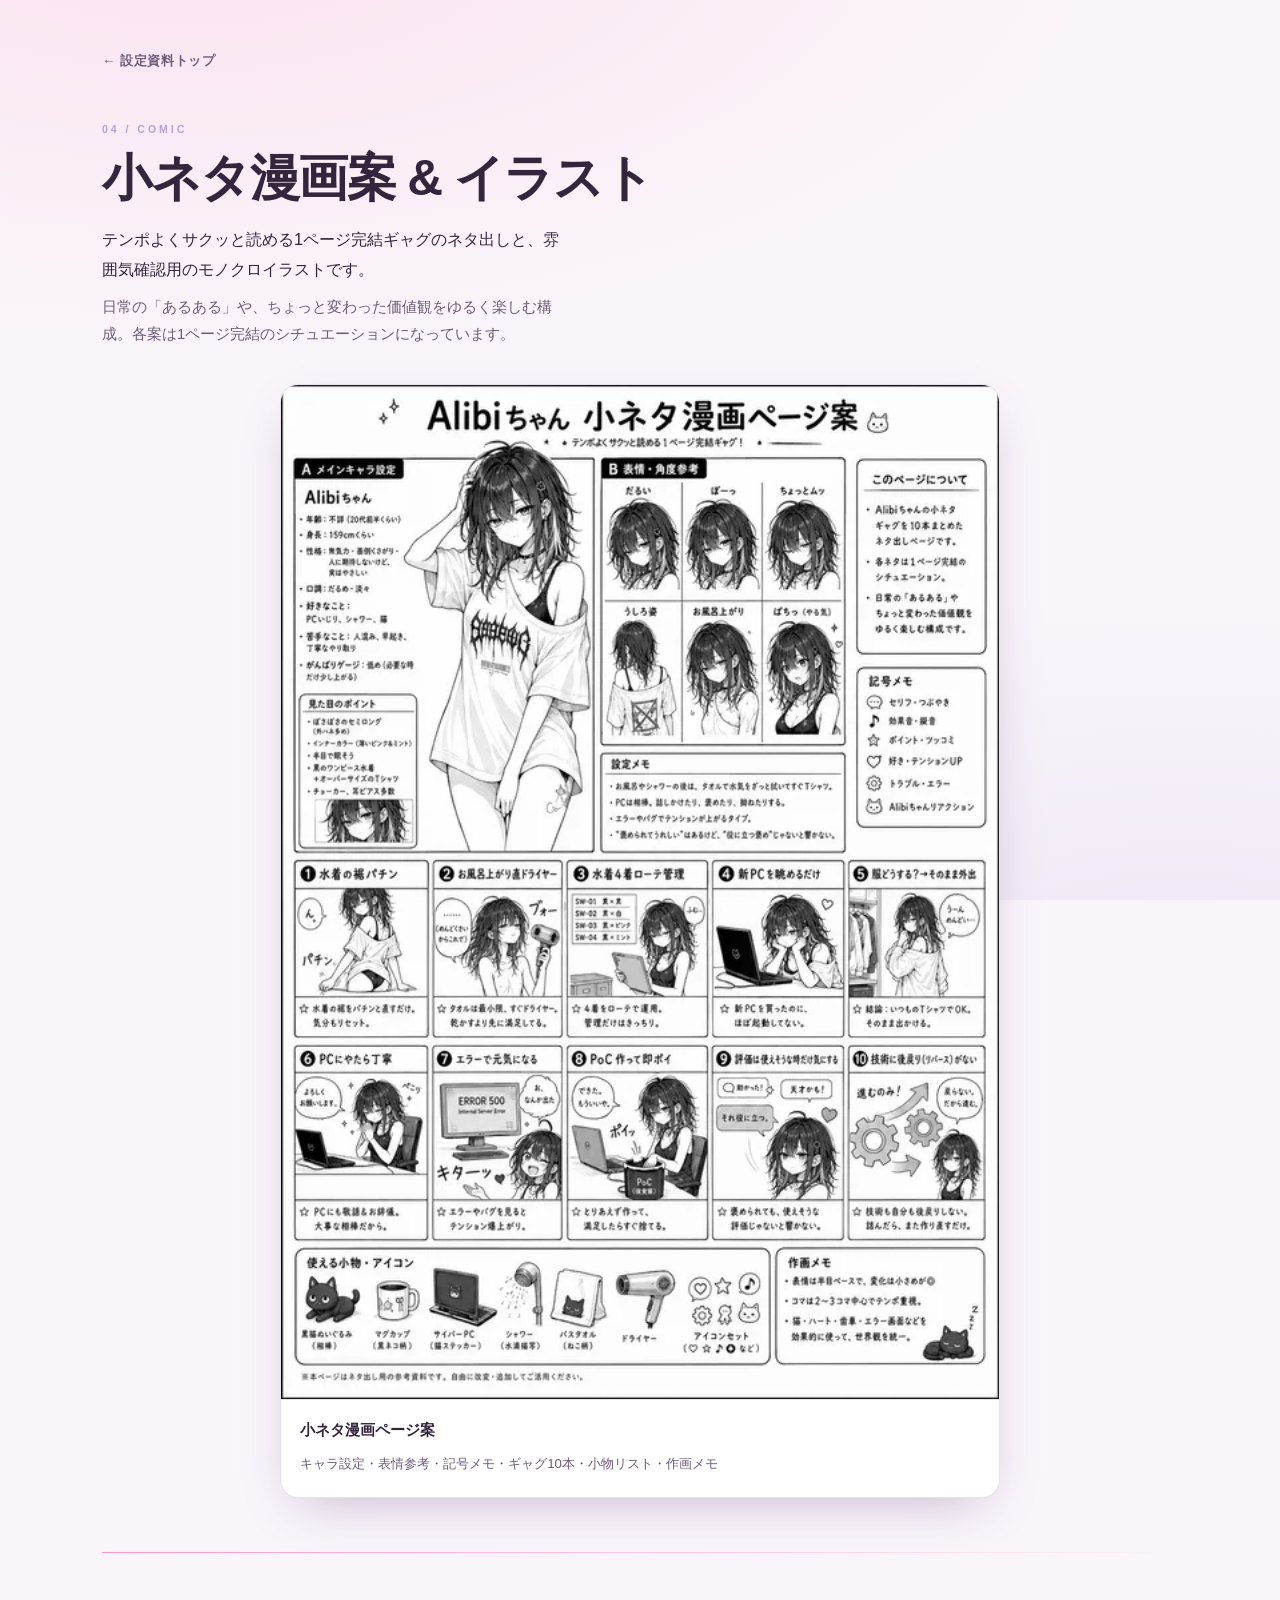
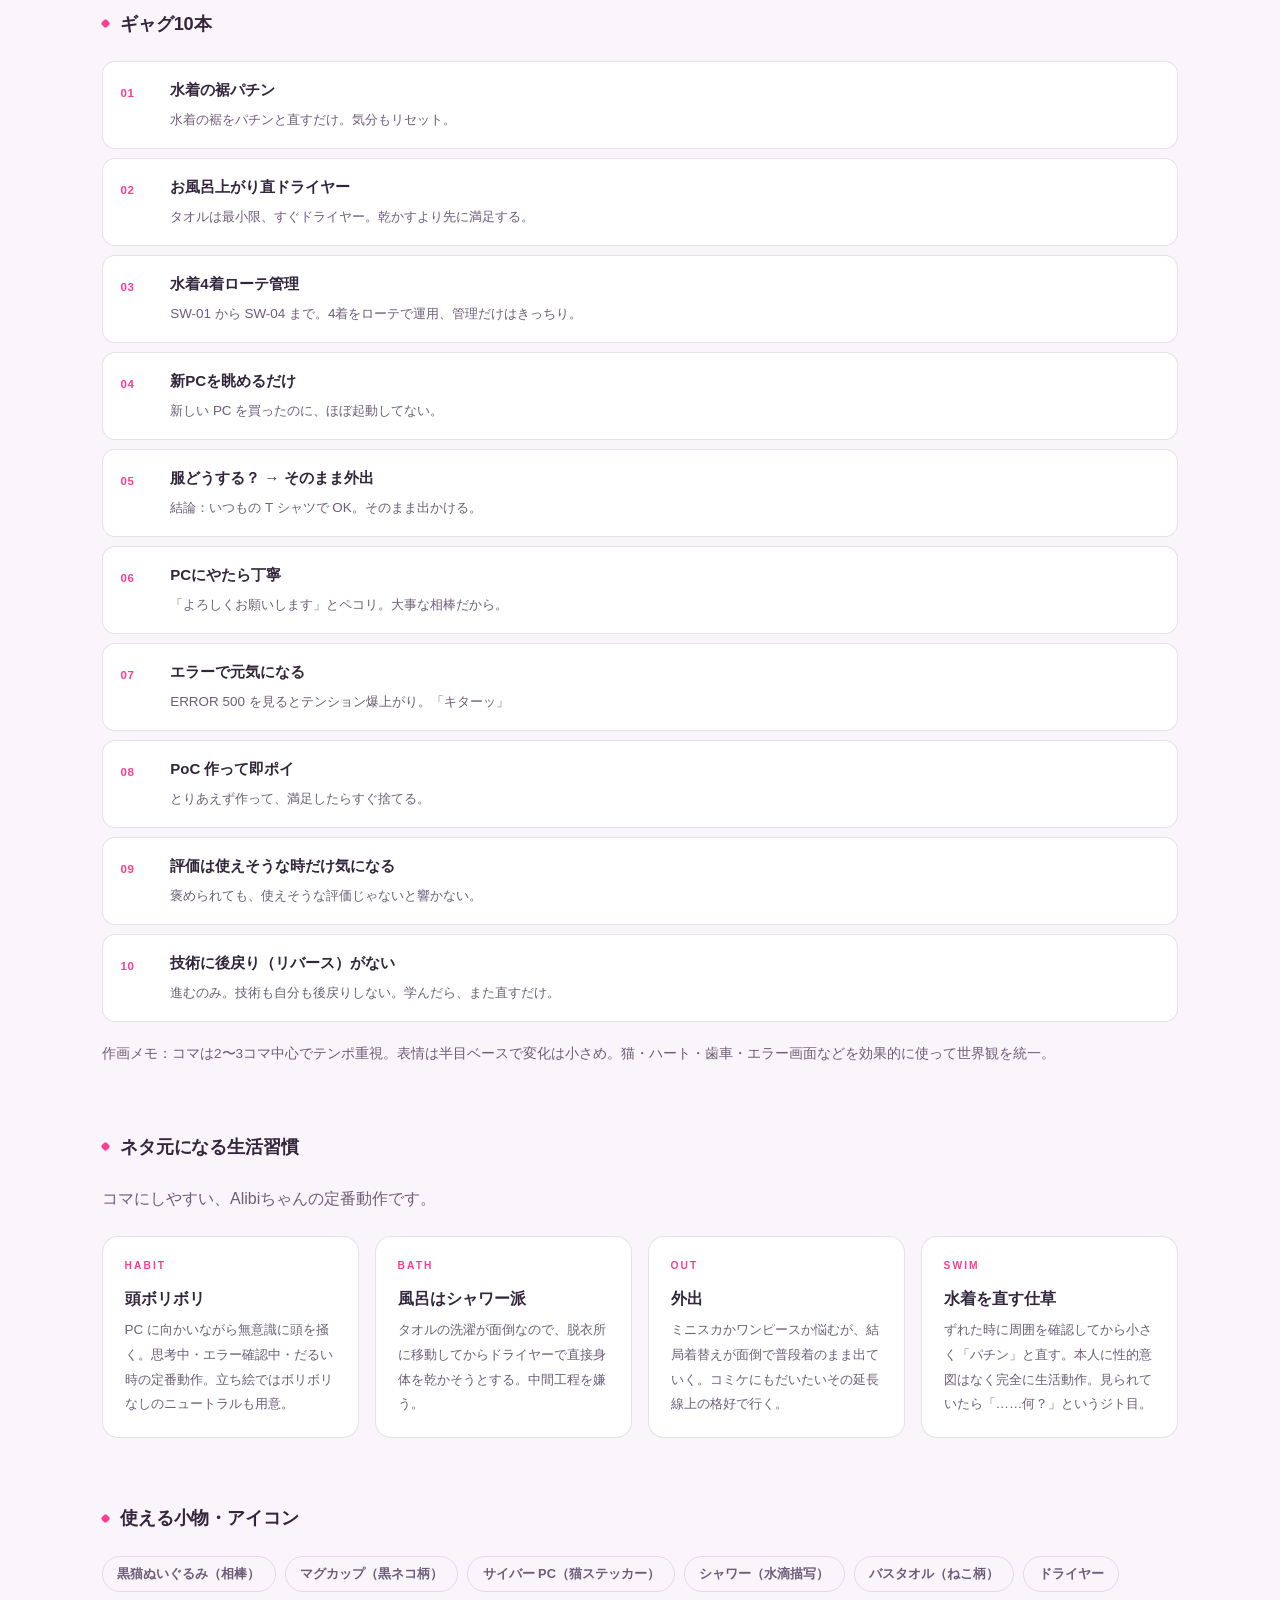
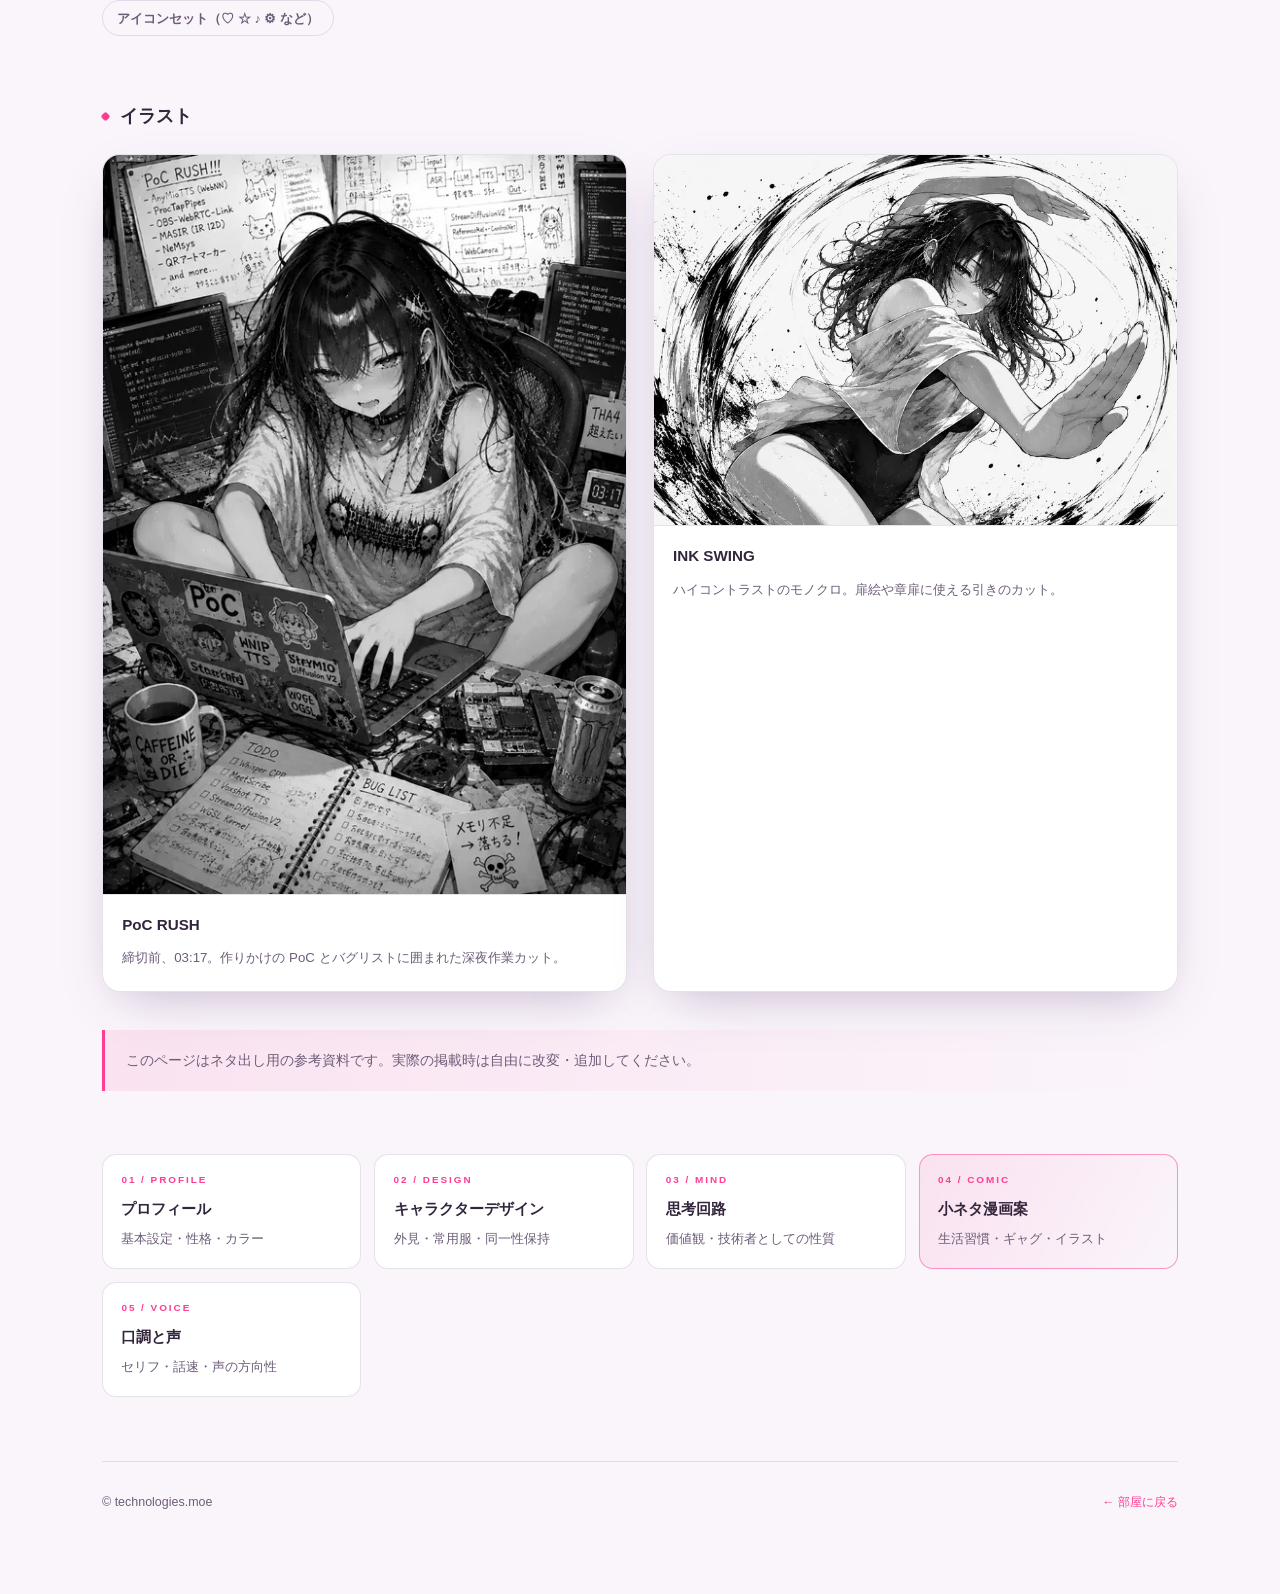
<file: alibi-comic.html>
<!DOCTYPE html>
<html lang="ja">
<head>
<meta charset="UTF-8">
<meta name="viewport" content="width=device-width, initial-scale=1.0">
<title>小ネタ漫画案 &amp; イラスト — Alibi 設定資料</title>
<meta name="description" content="Alibiちゃんの小ネタ漫画のネタ出しと、雰囲気確認用のモノクロイラストです。1ページ完結ギャグ10本の案、ネタ元になる生活習慣（頭ボリボリ・風呂はシャワー派・水着を直す仕草）、使える小物やアイコンの一覧を掲載しています。">
<link rel="icon" href="/favicon.svg" type="image/svg+xml">
<link rel="icon" href="/favicon.ico" sizes="32x32">
<link rel="apple-touch-icon" href="/apple-touch-icon.png">
<meta name="theme-color" content="#faf5fb">
<link rel="canonical" href="https://www.technologies.moe/alibi-comic.html">

<meta property="og:type" content="article">
<meta property="og:url" content="https://www.technologies.moe/alibi-comic.html">
<meta property="og:title" content="小ネタ漫画案 &amp; イラスト — Alibi 設定資料">
<meta property="og:description" content="Alibiちゃんの小ネタ漫画のネタ出しと、雰囲気確認用のモノクロイラストです。1ページ完結ギャグ10本の案、ネタ元になる生活習慣（頭ボリボリ・風呂はシャワー派・水着を直す仕草）、使える小物やアイコンの一覧を掲載しています。">
<meta property="og:image" content="https://www.technologies.moe/assets/alibi/comic-plan.webp">
<meta name="twitter:card" content="summary_large_image">

<link rel="stylesheet" href="assets/doc.css">
<style>
.hero-sheet{max-width:720px; margin-inline:auto}
/* the gag list is dense and numbered, so it reads better as a table-ish grid
   than as another round of cards */
.gags{list-style:none; display:grid; gap:.55rem; counter-reset:g}
.gags li{
  display:grid; grid-template-columns:2.2rem 1fr; gap:.9rem;
  align-items:start;
  background:var(--panel);
  border:1px solid var(--line);
  border-radius:13px;
  padding:.9rem 1.1rem;
  transition:border-color .3s;
}
.gags li:hover{border-color:rgba(255,61,146,.4)}
.gags li::before{
  counter-increment:g; content:counter(g,decimal-leading-zero);
  font-size:.72rem; font-weight:800; letter-spacing:.05em;
  color:var(--pink); padding-top:.42rem;
}
.gags b{display:block; font-size:.94rem; font-weight:700}
.gags span{font-size:.84rem; color:var(--ink-soft)}
.props{display:flex; flex-wrap:wrap; gap:.55rem}
.props span{
  font-size:.8rem; font-weight:600;
  border:1px solid var(--line); border-radius:999px;
  padding:.32rem .9rem; color:var(--ink-soft);
}
</style>
</head>
<body>
<div class="wrap wide">

  <a href="alibi.html" class="back">← 設定資料トップ</a>

  <div class="phead">
    <span class="eyebrow">04 / COMIC</span>
    <h1>小ネタ漫画案 &amp; イラスト</h1>
    <p class="lead">テンポよくサクッと読める1ページ完結ギャグのネタ出しと、雰囲気確認用のモノクロイラストです。</p>
    <p class="sub">日常の「あるある」や、ちょっと変わった価値観をゆるく楽しむ構成。各案は1ページ完結のシチュエーションになっています。</p>
  </div>

  <div class="sheets hero-sheet">
    <figure class="sheet">
      <button class="shot" data-full="assets/alibi/comic-plan.webp"
              data-cap="Alibiちゃん 小ネタ漫画ページ案（10本）"
              data-alt="Alibiちゃんの小ネタ漫画ページ案。メインキャラ設定、表情・角度参考、記号メモ、10本のギャグコマ、使える小物とアイコン、作画メモをまとめたモノクロのネーム資料。">
        <img src="assets/alibi/comic-plan-thumb.webp" width="538" height="760" loading="lazy"
             alt="小ネタ漫画ページ案のサムネイル">
      </button>
      <figcaption>
        <b>小ネタ漫画ページ案</b>
        <span>キャラ設定・表情参考・記号メモ・ギャグ10本・小物リスト・作画メモ</span>
      </figcaption>
    </figure>
  </div>

  <div class="rule"></div>

  <section class="sect" style="margin-top:0">
    <h2>ギャグ10本</h2>
    <ul class="gags">
      <li><div><b>水着の裾パチン</b><span>水着の裾をパチンと直すだけ。気分もリセット。</span></div></li>
      <li><div><b>お風呂上がり直ドライヤー</b><span>タオルは最小限、すぐドライヤー。乾かすより先に満足する。</span></div></li>
      <li><div><b>水着4着ローテ管理</b><span>SW-01 から SW-04 まで。4着をローテで運用、管理だけはきっちり。</span></div></li>
      <li><div><b>新PCを眺めるだけ</b><span>新しい PC を買ったのに、ほぼ起動してない。</span></div></li>
      <li><div><b>服どうする？ → そのまま外出</b><span>結論：いつもの T シャツで OK。そのまま出かける。</span></div></li>
      <li><div><b>PCにやたら丁寧</b><span>「よろしくお願いします」とペコリ。大事な相棒だから。</span></div></li>
      <li><div><b>エラーで元気になる</b><span>ERROR 500 を見るとテンション爆上がり。「キターッ」</span></div></li>
      <li><div><b>PoC 作って即ポイ</b><span>とりあえず作って、満足したらすぐ捨てる。</span></div></li>
      <li><div><b>評価は使えそうな時だけ気になる</b><span>褒められても、使えそうな評価じゃないと響かない。</span></div></li>
      <li><div><b>技術に後戻り（リバース）がない</b><span>進むのみ。技術も自分も後戻りしない。学んだら、また直すだけ。</span></div></li>
    </ul>
    <p class="muted" style="font-size:.85rem; margin-top:1.2rem">
      作画メモ：コマは2〜3コマ中心でテンポ重視。表情は半目ベースで変化は小さめ。猫・ハート・歯車・エラー画面などを効果的に使って世界観を統一。
    </p>
  </section>

  <section class="sect">
    <h2>ネタ元になる生活習慣</h2>
    <p class="muted" style="margin-bottom:1.4rem">
      コマにしやすい、Alibiちゃんの定番動作です。
    </p>
    <div class="grid">
      <div class="card">
        <span class="n">HABIT</span>
        <h3>頭ボリボリ</h3>
        <p>PC に向かいながら無意識に頭を掻く。思考中・エラー確認中・だるい時の定番動作。立ち絵ではボリボリなしのニュートラルも用意。</p>
      </div>
      <div class="card">
        <span class="n">BATH</span>
        <h3>風呂はシャワー派</h3>
        <p>タオルの洗濯が面倒なので、脱衣所に移動してからドライヤーで直接身体を乾かそうとする。中間工程を嫌う。</p>
      </div>
      <div class="card">
        <span class="n">OUT</span>
        <h3>外出</h3>
        <p>ミニスカかワンピースか悩むが、結局着替えが面倒で普段着のまま出ていく。コミケにもだいたいその延長線上の格好で行く。</p>
      </div>
      <div class="card">
        <span class="n">SWIM</span>
        <h3>水着を直す仕草</h3>
        <p>ずれた時に周囲を確認してから小さく「パチン」と直す。本人に性的意図はなく完全に生活動作。見られていたら「……何？」というジト目。</p>
      </div>
    </div>
  </section>

  <section class="sect">
    <h2>使える小物・アイコン</h2>
    <div class="props">
      <span>黒猫ぬいぐるみ（相棒）</span>
      <span>マグカップ（黒ネコ柄）</span>
      <span>サイバー PC（猫ステッカー）</span>
      <span>シャワー（水滴描写）</span>
      <span>バスタオル（ねこ柄）</span>
      <span>ドライヤー</span>
      <span>アイコンセット（♡ ☆ ♪ ⚙ など）</span>
    </div>
  </section>

  <section class="sect">
    <h2>イラスト</h2>
    <div class="sheets two">
      <figure class="sheet">
        <button class="shot" data-full="assets/alibi/poc-rush.webp"
                data-cap="PoC RUSH — 深夜作業の Alibiちゃん"
                data-alt="モノクロイラスト。複数のモニタとホワイトボードに囲まれ、ステッカーだらけのノートPCに向かう深夜作業中のAlibiちゃん。TODOとBUG LISTのノート、エナジードリンク、CAFFEINE OR DIE のマグカップ。">
          <img src="assets/alibi/poc-rush-thumb.webp" width="538" height="760" loading="lazy"
               alt="深夜作業中のAlibiちゃんのモノクロイラスト">
        </button>
        <figcaption>
          <b>PoC RUSH</b>
          <span>締切前、03:17。作りかけの PoC とバグリストに囲まれた深夜作業カット。</span>
        </figcaption>
      </figure>

      <figure class="sheet">
        <button class="shot" data-full="assets/alibi/ink-swing.webp"
                data-cap="墨ハネのモノクロイラスト"
                data-alt="墨のような黒い円弧と飛沫を背景に、髪をなびかせて振り向くAlibiちゃんのハイコントラストなモノクロイラスト。">
          <img src="assets/alibi/ink-swing-thumb.webp" width="760" height="538" loading="lazy"
               alt="墨ハネを背景にしたAlibiちゃんのモノクロイラスト">
        </button>
        <figcaption>
          <b>INK SWING</b>
          <span>ハイコントラストのモノクロ。扉絵や章扉に使える引きのカット。</span>
        </figcaption>
      </figure>
    </div>
  </section>

  <div class="note">
    このページはネタ出し用の参考資料です。実際の掲載時は自由に改変・追加してください。
  </div>

  <nav class="rail" aria-label="設定資料ページ">
    <a href="alibi.html"><span class="k">01 / PROFILE</span><b>プロフィール</b><span>基本設定・性格・カラー</span></a>
    <a href="alibi-design.html"><span class="k">02 / DESIGN</span><b>キャラクターデザイン</b><span>外見・常用服・同一性保持</span></a>
    <a href="alibi-mind.html"><span class="k">03 / MIND</span><b>思考回路</b><span>価値観・技術者としての性質</span></a>
    <a href="alibi-comic.html" aria-current="page"><span class="k">04 / COMIC</span><b>小ネタ漫画案</b><span>生活習慣・ギャグ・イラスト</span></a>
    <a href="alibi-voice.html"><span class="k">05 / VOICE</span><b>口調と声</b><span>セリフ・話速・声の方向性</span></a>
  </nav>

  <footer>
    <span>&copy; technologies.moe</span>
    <a href="index.html">← 部屋に戻る</a>
  </footer>

</div>

<div id="lightbox" role="dialog" aria-modal="true" aria-label="拡大表示">
  <button class="close" aria-label="閉じる">✕</button>
  <img alt="">
  <p class="cap"></p>
</div>
<script src="assets/lightbox.js"></script>
</body>
</html>
</file>
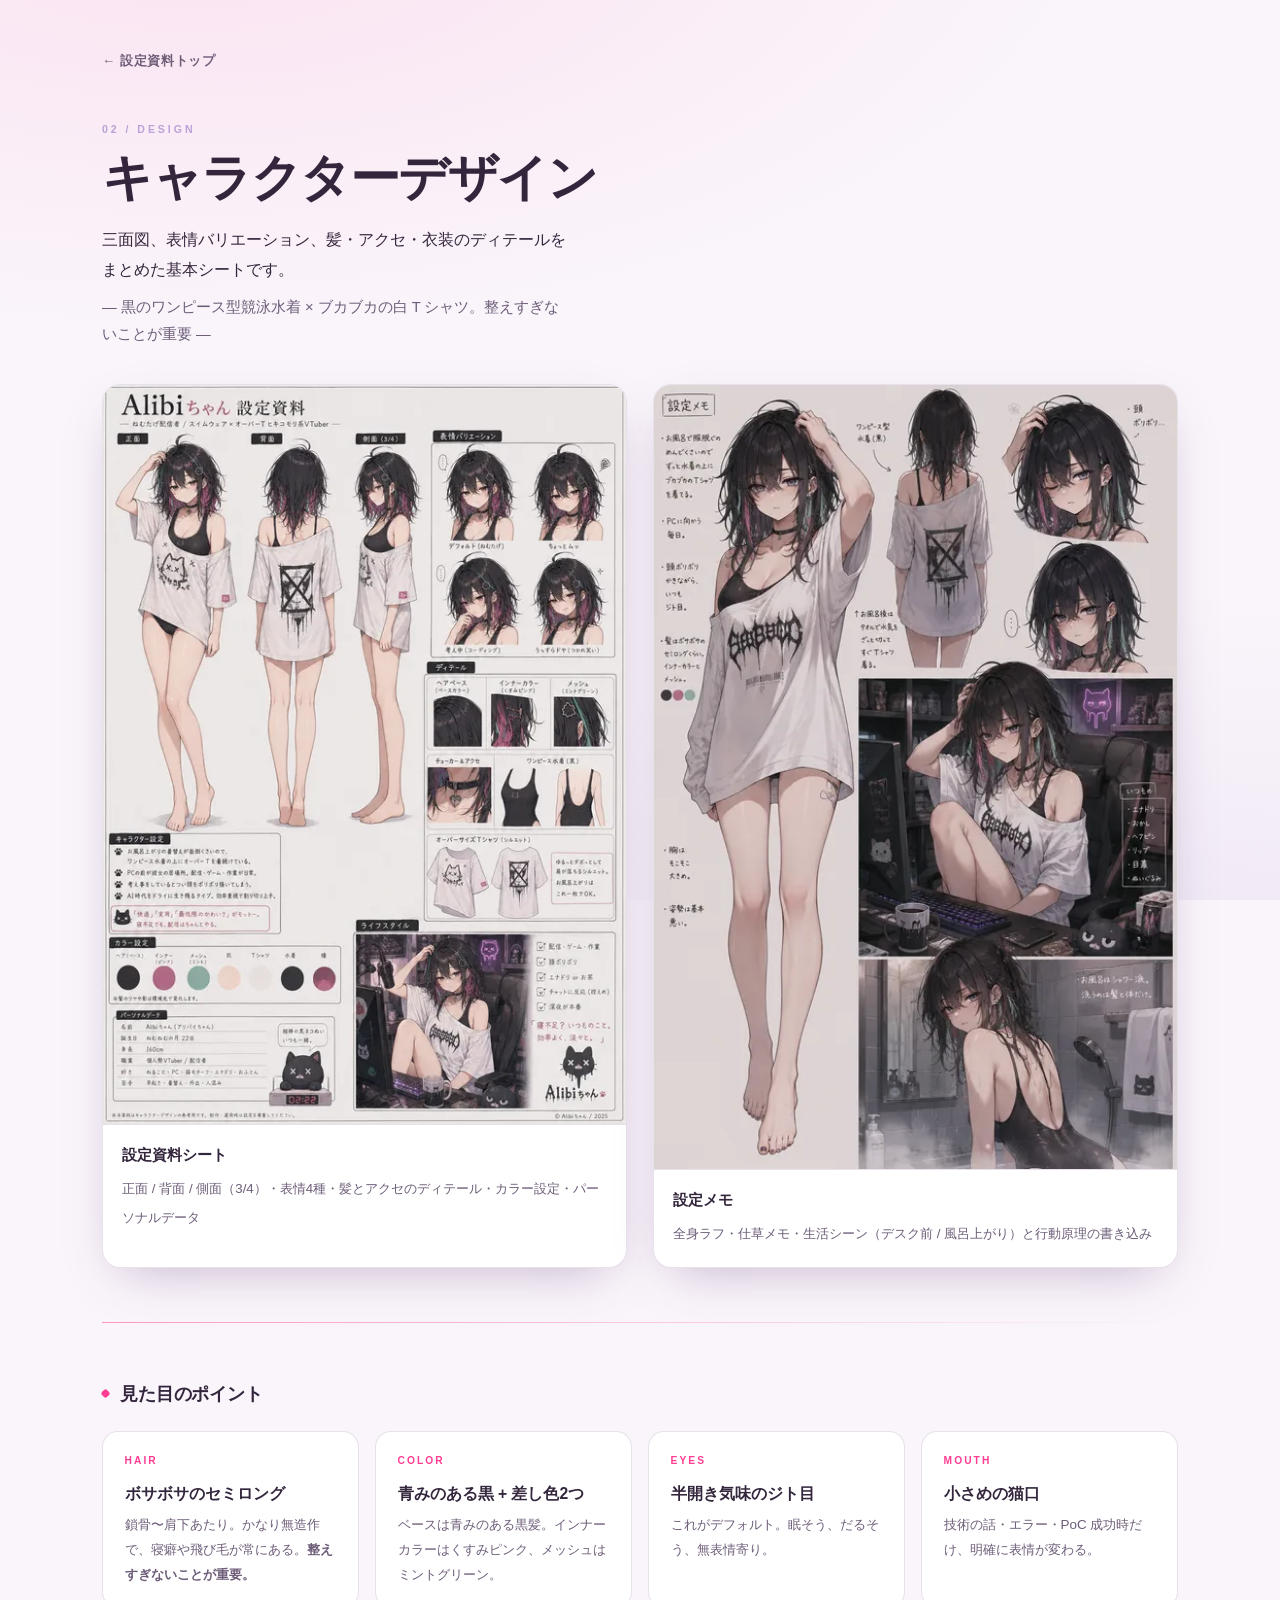
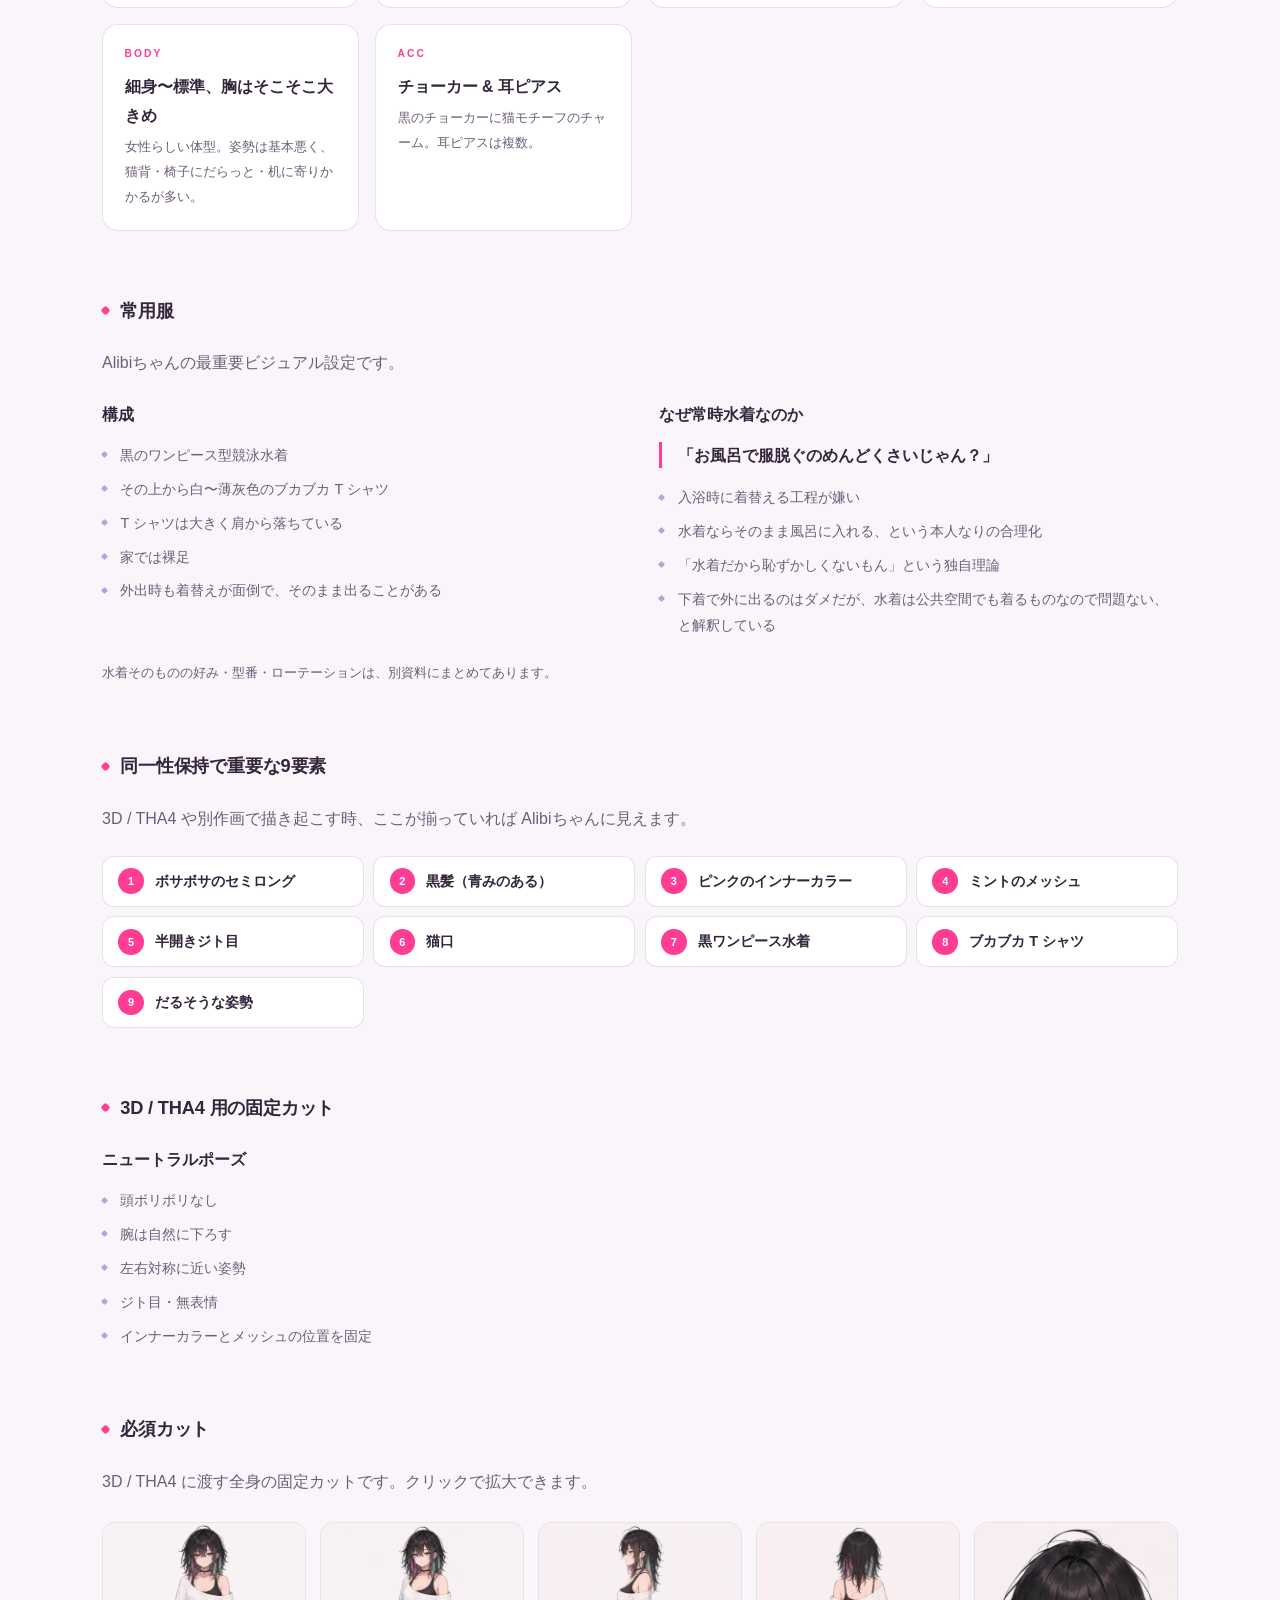
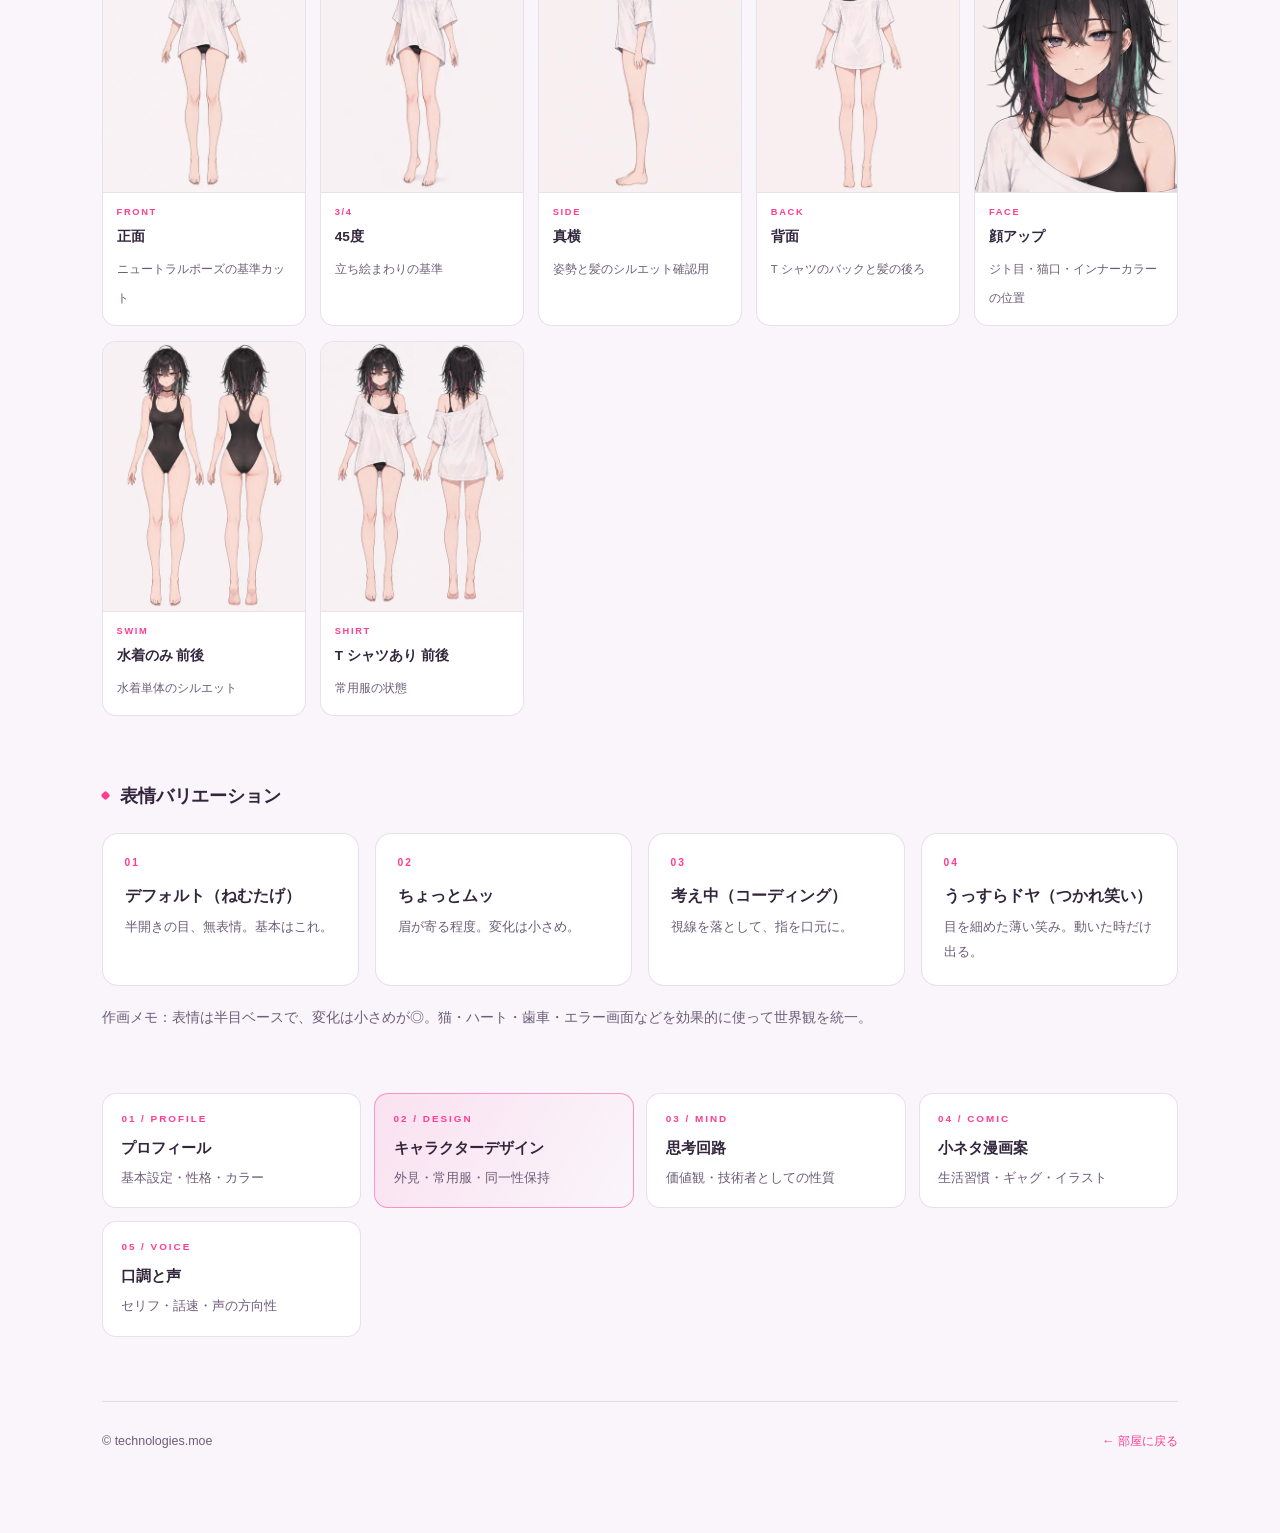
<file: alibi-design.html>
<!DOCTYPE html>
<html lang="ja">
<head>
<meta charset="UTF-8">
<meta name="viewport" content="width=device-width, initial-scale=1.0">
<title>キャラクターデザイン — Alibi 設定資料</title>
<meta name="description" content="Alibiちゃんのキャラクターデザイン資料です。ボサボサのセミロング、半開き気味のジト目、競泳水着とブカブカTシャツという常用服の仕様、同一性保持で重要な9要素、3D・THA4用の固定カットまで。三面図と表情バリエーションを収録しています。">
<link rel="icon" href="/favicon.svg" type="image/svg+xml">
<link rel="icon" href="/favicon.ico" sizes="32x32">
<link rel="apple-touch-icon" href="/apple-touch-icon.png">
<meta name="theme-color" content="#faf5fb">
<link rel="canonical" href="https://www.technologies.moe/alibi-design.html">

<meta property="og:type" content="article">
<meta property="og:url" content="https://www.technologies.moe/alibi-design.html">
<meta property="og:title" content="キャラクターデザイン — Alibi 設定資料">
<meta property="og:description" content="Alibiちゃんのキャラクターデザイン資料です。ボサボサのセミロング、半開き気味のジト目、競泳水着とブカブカTシャツという常用服の仕様、同一性保持で重要な9要素、3D・THA4用の固定カットまで。三面図と表情バリエーションを収録しています。">
<meta property="og:image" content="https://www.technologies.moe/assets/alibi/sheet.webp">
<meta name="twitter:card" content="summary_large_image">

<link rel="stylesheet" href="assets/doc.css">
<style>
.quote-sm{
  font-size:1.02rem; font-weight:700; line-height:1.6;
  padding-left:1rem; border-left:3px solid var(--pink);
}
/* the nine identity anchors are a checklist, so they get numbered chips */
.keys{
  list-style:none; counter-reset:k;
  display:grid; grid-template-columns:repeat(auto-fit,minmax(210px,1fr)); gap:.6rem;
}
.keys li{
  counter-increment:k;
  display:grid; grid-template-columns:1.6rem 1fr; gap:.7rem; align-items:center;
  border:1px solid var(--line); border-radius:12px;
  padding:.7rem .95rem; background:var(--panel);
  font-size:.9rem; font-weight:600;
}
.keys li::before{
  content:counter(k);
  display:grid; place-items:center;
  width:1.6rem; height:1.6rem; border-radius:50%;
  background:var(--pink); color:#fff;
  font-size:.68rem; font-weight:800;
}
.cuts{
  display:grid; gap:.9rem;
  grid-template-columns:repeat(auto-fill,minmax(170px,1fr));
}
figure.cut{
  background:var(--panel);
  border:1px solid var(--line);
  border-radius:14px;
  overflow:hidden;
  transition:border-color .3s, transform .3s;
}
figure.cut:hover{border-color:rgba(255,61,146,.45); transform:translateY(-3px)}
figure.cut .shot{
  display:block; width:100%; border:0; padding:0;
  background:#f6eff5; cursor:zoom-in; font:inherit; color:inherit;
}
figure.cut img{display:block; width:100%; height:auto}
figure.cut figcaption{padding:.7rem .85rem .85rem; border-top:1px solid var(--line)}
figure.cut .k{
  display:block; font-size:.58rem; font-weight:800; letter-spacing:.18em;
  color:var(--pink); margin-bottom:.2rem;
}
figure.cut b{display:block; font-size:.85rem; font-weight:700}
figure.cut figcaption span:last-child{font-size:.72rem; color:var(--ink-soft); line-height:1.6}
</style>
</head>
<body>
<div class="wrap wide">

  <a href="alibi.html" class="back">← 設定資料トップ</a>

  <div class="phead">
    <span class="eyebrow">02 / DESIGN</span>
    <h1>キャラクターデザイン</h1>
    <p class="lead">三面図、表情バリエーション、髪・アクセ・衣装のディテールをまとめた基本シートです。</p>
    <p class="sub">— 黒のワンピース型競泳水着 × ブカブカの白 T シャツ。整えすぎないことが重要 —</p>
  </div>

  <div class="sheets two">
    <figure class="sheet">
      <button class="shot" data-full="assets/alibi/sheet.webp"
              data-cap="Alibiちゃん 設定資料（三面図・表情・ディテール）"
              data-alt="Alibiちゃんの設定資料シート。正面・背面・側面の三面図、表情バリエーション、髪とアクセのディテール、カラー設定、パーソナルデータ。">
        <img src="assets/alibi/sheet-thumb.webp" width="538" height="760" loading="lazy"
             alt="Alibiちゃん設定資料シートのサムネイル">
      </button>
      <figcaption>
        <b>設定資料シート</b>
        <span>正面 / 背面 / 側面（3/4）・表情4種・髪とアクセのディテール・カラー設定・パーソナルデータ</span>
      </figcaption>
    </figure>

    <figure class="sheet">
      <button class="shot" data-full="assets/alibi/memo.webp"
              data-cap="Alibiちゃん 設定メモ（生活シーン・ラフ）"
              data-alt="Alibiちゃんの設定メモ。全身ラフ、頭をかく仕草、デスク前と風呂上がりの生活シーン。">
        <img src="assets/alibi/memo-thumb.webp" width="507" height="760" loading="lazy"
             alt="Alibiちゃん設定メモのサムネイル">
      </button>
      <figcaption>
        <b>設定メモ</b>
        <span>全身ラフ・仕草メモ・生活シーン（デスク前 / 風呂上がり）と行動原理の書き込み</span>
      </figcaption>
    </figure>
  </div>

  <div class="rule"></div>

  <section class="sect" style="margin-top:0">
    <h2>見た目のポイント</h2>
    <div class="grid">
      <div class="card">
        <span class="n">HAIR</span>
        <h3>ボサボサのセミロング</h3>
        <p>鎖骨〜肩下あたり。かなり無造作で、寝癖や飛び毛が常にある。<b>整えすぎないことが重要。</b></p>
      </div>
      <div class="card">
        <span class="n">COLOR</span>
        <h3>青みのある黒 + 差し色2つ</h3>
        <p>ベースは青みのある黒髪。インナーカラーはくすみピンク、メッシュはミントグリーン。</p>
      </div>
      <div class="card">
        <span class="n">EYES</span>
        <h3>半開き気味のジト目</h3>
        <p>これがデフォルト。眠そう、だるそう、無表情寄り。</p>
      </div>
      <div class="card">
        <span class="n">MOUTH</span>
        <h3>小さめの猫口</h3>
        <p>技術の話・エラー・PoC 成功時だけ、明確に表情が変わる。</p>
      </div>
      <div class="card">
        <span class="n">BODY</span>
        <h3>細身〜標準、胸はそこそこ大きめ</h3>
        <p>女性らしい体型。姿勢は基本悪く、猫背・椅子にだらっと・机に寄りかかるが多い。</p>
      </div>
      <div class="card">
        <span class="n">ACC</span>
        <h3>チョーカー &amp; 耳ピアス</h3>
        <p>黒のチョーカーに猫モチーフのチャーム。耳ピアスは複数。</p>
      </div>
    </div>
  </section>

  <section class="sect">
    <h2>常用服</h2>
    <p class="muted" style="margin-bottom:1.4rem">Alibiちゃんの最重要ビジュアル設定です。</p>
    <div style="display:grid; grid-template-columns:repeat(auto-fit,minmax(260px,1fr)); gap:clamp(1.2rem,4vw,2.4rem)">
      <div>
        <h3 style="margin-bottom:.8rem">構成</h3>
        <ul class="bullets">
          <li>黒のワンピース型競泳水着</li>
          <li>その上から白〜薄灰色のブカブカ T シャツ</li>
          <li>T シャツは大きく肩から落ちている</li>
          <li>家では裸足</li>
          <li>外出時も着替えが面倒で、そのまま出ることがある</li>
        </ul>
      </div>
      <div>
        <h3 style="margin-bottom:.8rem">なぜ常時水着なのか</h3>
        <p class="quote-sm">「お風呂で服脱ぐのめんどくさいじゃん？」</p>
        <ul class="bullets" style="margin-top:1rem">
          <li>入浴時に着替える工程が嫌い</li>
          <li>水着ならそのまま風呂に入れる、という本人なりの合理化</li>
          <li>「水着だから恥ずかしくないもん」という独自理論</li>
          <li>下着で外に出るのはダメだが、水着は公共空間でも着るものなので問題ない、と解釈している</li>
        </ul>
      </div>
    </div>
    <p class="muted" style="font-size:.84rem; margin-top:1.4rem">
      水着そのものの好み・型番・ローテーションは、別資料にまとめてあります。
    </p>
  </section>

  <section class="sect">
    <h2>同一性保持で重要な9要素</h2>
    <p class="muted" style="margin-bottom:1.4rem">
      3D / THA4 や別作画で描き起こす時、ここが揃っていれば Alibiちゃんに見えます。
    </p>
    <ol class="keys">
      <li>ボサボサのセミロング</li>
      <li>黒髪（青みのある）</li>
      <li>ピンクのインナーカラー</li>
      <li>ミントのメッシュ</li>
      <li>半開きジト目</li>
      <li>猫口</li>
      <li>黒ワンピース水着</li>
      <li>ブカブカ T シャツ</li>
      <li>だるそうな姿勢</li>
    </ol>
  </section>

  <section class="sect">
    <h2>3D / THA4 用の固定カット</h2>
    <div style="display:grid; grid-template-columns:repeat(auto-fit,minmax(260px,1fr)); gap:clamp(1.2rem,4vw,2.4rem)">
      <div>
        <h3 style="margin-bottom:.8rem">ニュートラルポーズ</h3>
        <ul class="bullets">
          <li>頭ボリボリなし</li>
          <li>腕は自然に下ろす</li>
          <li>左右対称に近い姿勢</li>
          <li>ジト目・無表情</li>
          <li>インナーカラーとメッシュの位置を固定</li>
        </ul>
      </div>
    </div>
  </section>

  <section class="sect">
    <h2>必須カット</h2>
    <p class="muted" style="margin-bottom:1.6rem">
      3D / THA4 に渡す全身の固定カットです。クリックで拡大できます。
    </p>
    <div class="cuts">
      <figure class="cut">
        <button class="shot" data-full="assets/alibi/tha4/front.webp"
                data-cap="Alibiちゃん 固定カット — 正面"
                data-alt="Alibiちゃんの正面の全身固定カット。">
          <img src="assets/alibi/tha4/front-thumb.webp" width="420" height="560" loading="lazy"
               alt="正面の固定カット">
        </button>
        <figcaption><span class="k">FRONT</span><b>正面</b><span>ニュートラルポーズの基準カット</span></figcaption>
      </figure>
      <figure class="cut">
        <button class="shot" data-full="assets/alibi/tha4/angle45.webp"
                data-cap="Alibiちゃん 固定カット — 45度"
                data-alt="Alibiちゃんの45度の全身固定カット。">
          <img src="assets/alibi/tha4/angle45-thumb.webp" width="420" height="560" loading="lazy"
               alt="45度の固定カット">
        </button>
        <figcaption><span class="k">3/4</span><b>45度</b><span>立ち絵まわりの基準</span></figcaption>
      </figure>
      <figure class="cut">
        <button class="shot" data-full="assets/alibi/tha4/side.webp"
                data-cap="Alibiちゃん 固定カット — 真横"
                data-alt="Alibiちゃんの真横の全身固定カット。">
          <img src="assets/alibi/tha4/side-thumb.webp" width="420" height="560" loading="lazy"
               alt="真横の固定カット">
        </button>
        <figcaption><span class="k">SIDE</span><b>真横</b><span>姿勢と髪のシルエット確認用</span></figcaption>
      </figure>
      <figure class="cut">
        <button class="shot" data-full="assets/alibi/tha4/back.webp"
                data-cap="Alibiちゃん 固定カット — 背面"
                data-alt="Alibiちゃんの背面の全身固定カット。">
          <img src="assets/alibi/tha4/back-thumb.webp" width="420" height="560" loading="lazy"
               alt="背面の固定カット">
        </button>
        <figcaption><span class="k">BACK</span><b>背面</b><span>T シャツのバックと髪の後ろ</span></figcaption>
      </figure>
      <figure class="cut">
        <button class="shot" data-full="assets/alibi/tha4/face.webp"
                data-cap="Alibiちゃん 固定カット — 顔アップ"
                data-alt="Alibiちゃんの顔アップの全身固定カット。">
          <img src="assets/alibi/tha4/face-thumb.webp" width="420" height="560" loading="lazy"
               alt="顔アップの固定カット">
        </button>
        <figcaption><span class="k">FACE</span><b>顔アップ</b><span>ジト目・猫口・インナーカラーの位置</span></figcaption>
      </figure>
      <figure class="cut">
        <button class="shot" data-full="assets/alibi/tha4/swimwear-fb.webp"
                data-cap="Alibiちゃん 固定カット — 水着のみ 前後"
                data-alt="Alibiちゃんの水着のみ 前後の全身固定カット。">
          <img src="assets/alibi/tha4/swimwear-fb-thumb.webp" width="420" height="560" loading="lazy"
               alt="水着のみ 前後の固定カット">
        </button>
        <figcaption><span class="k">SWIM</span><b>水着のみ 前後</b><span>水着単体のシルエット</span></figcaption>
      </figure>
      <figure class="cut">
        <button class="shot" data-full="assets/alibi/tha4/shirt-fb.webp"
                data-cap="Alibiちゃん 固定カット — T シャツあり 前後"
                data-alt="AlibiちゃんのT シャツあり 前後の全身固定カット。">
          <img src="assets/alibi/tha4/shirt-fb-thumb.webp" width="420" height="560" loading="lazy"
               alt="T シャツあり 前後の固定カット">
        </button>
        <figcaption><span class="k">SHIRT</span><b>T シャツあり 前後</b><span>常用服の状態</span></figcaption>
      </figure>
    </div>
  </section>

  <section class="sect">
    <h2>表情バリエーション</h2>
    <div class="grid">
      <div class="card"><span class="n">01</span><h3>デフォルト（ねむたげ）</h3><p>半開きの目、無表情。基本はこれ。</p></div>
      <div class="card"><span class="n">02</span><h3>ちょっとムッ</h3><p>眉が寄る程度。変化は小さめ。</p></div>
      <div class="card"><span class="n">03</span><h3>考え中（コーディング）</h3><p>視線を落として、指を口元に。</p></div>
      <div class="card"><span class="n">04</span><h3>うっすらドヤ（つかれ笑い）</h3><p>目を細めた薄い笑み。動いた時だけ出る。</p></div>
    </div>
    <p class="muted" style="font-size:.85rem; margin-top:1.2rem">
      作画メモ：表情は半目ベースで、変化は小さめが◎。猫・ハート・歯車・エラー画面などを効果的に使って世界観を統一。
    </p>
  </section>

  <nav class="rail" aria-label="設定資料ページ">
    <a href="alibi.html"><span class="k">01 / PROFILE</span><b>プロフィール</b><span>基本設定・性格・カラー</span></a>
    <a href="alibi-design.html" aria-current="page"><span class="k">02 / DESIGN</span><b>キャラクターデザイン</b><span>外見・常用服・同一性保持</span></a>
    <a href="alibi-mind.html"><span class="k">03 / MIND</span><b>思考回路</b><span>価値観・技術者としての性質</span></a>
    <a href="alibi-comic.html"><span class="k">04 / COMIC</span><b>小ネタ漫画案</b><span>生活習慣・ギャグ・イラスト</span></a>
    <a href="alibi-voice.html"><span class="k">05 / VOICE</span><b>口調と声</b><span>セリフ・話速・声の方向性</span></a>
  </nav>

  <footer>
    <span>&copy; technologies.moe</span>
    <a href="index.html">← 部屋に戻る</a>
  </footer>

</div>

<div id="lightbox" role="dialog" aria-modal="true" aria-label="拡大表示">
  <button class="close" aria-label="閉じる">✕</button>
  <img alt="">
  <p class="cap"></p>
</div>
<script src="assets/lightbox.js"></script>
</body>
</html>
</file>
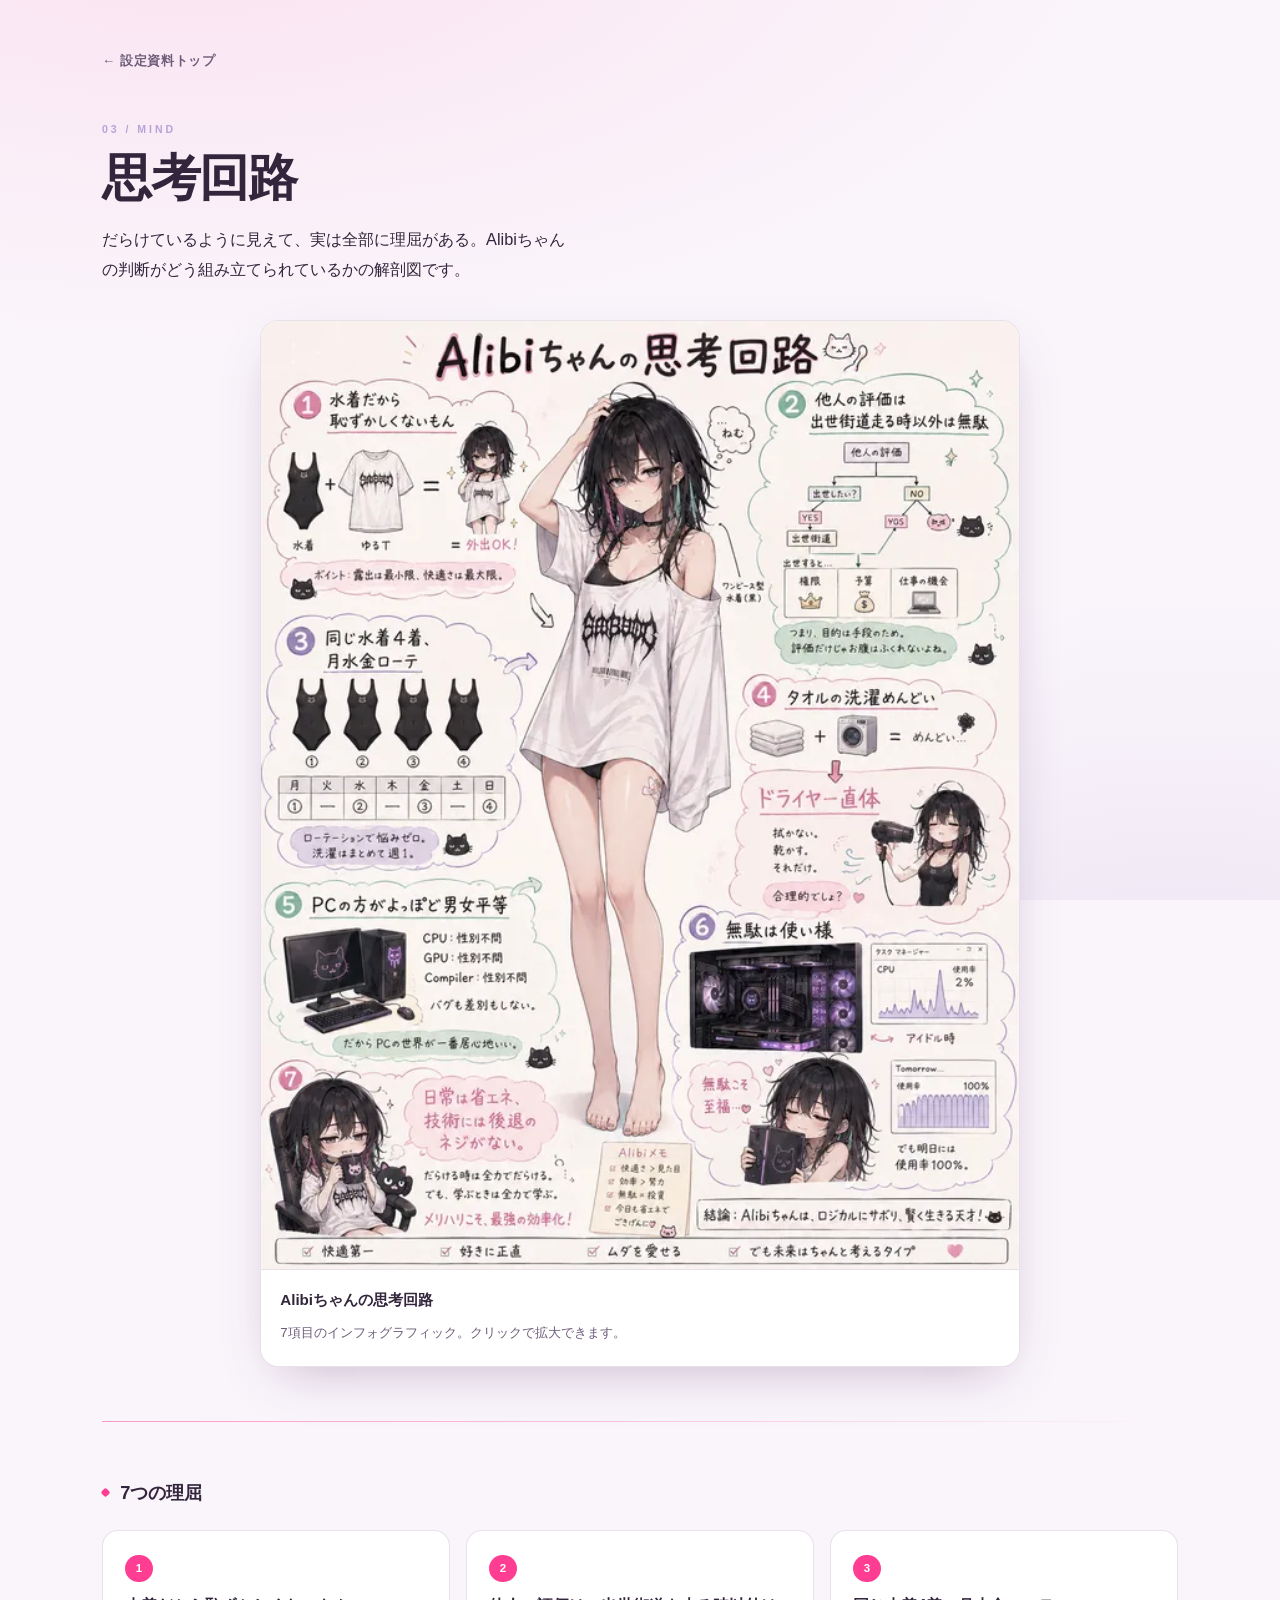
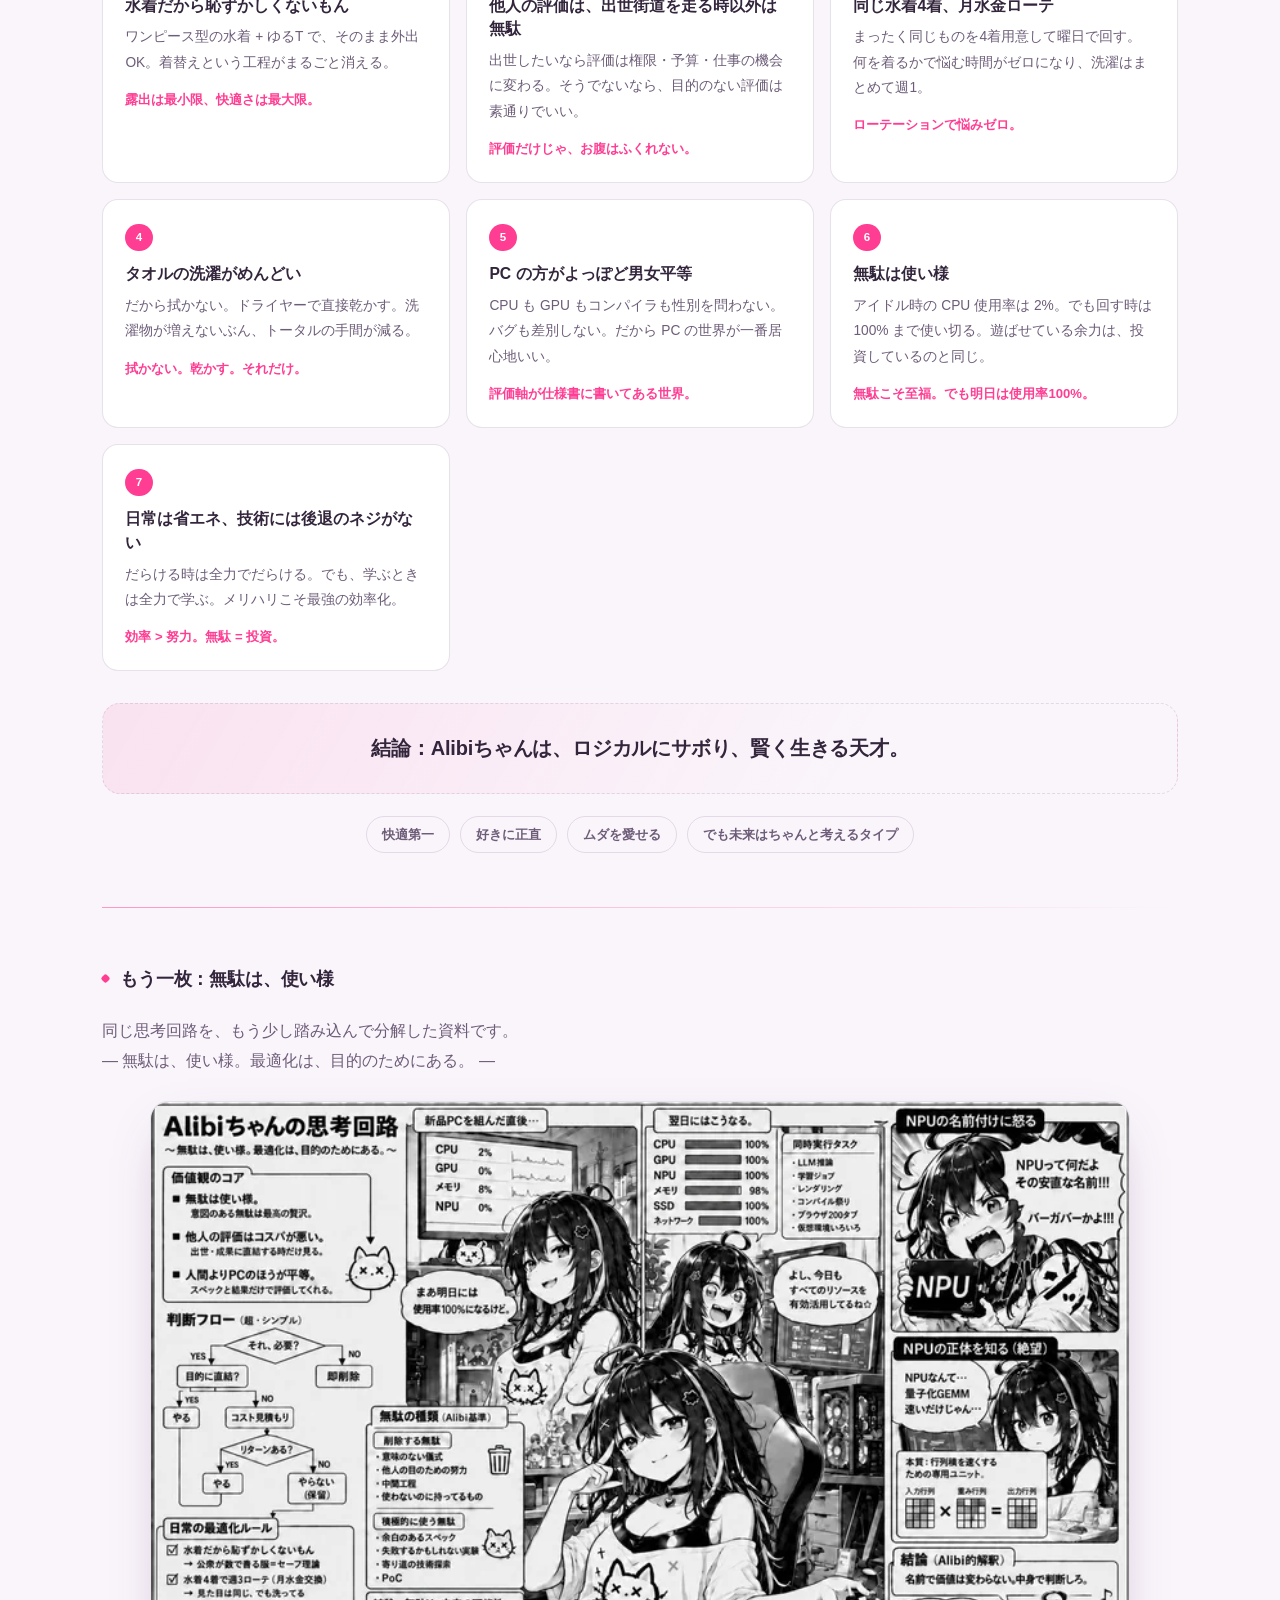
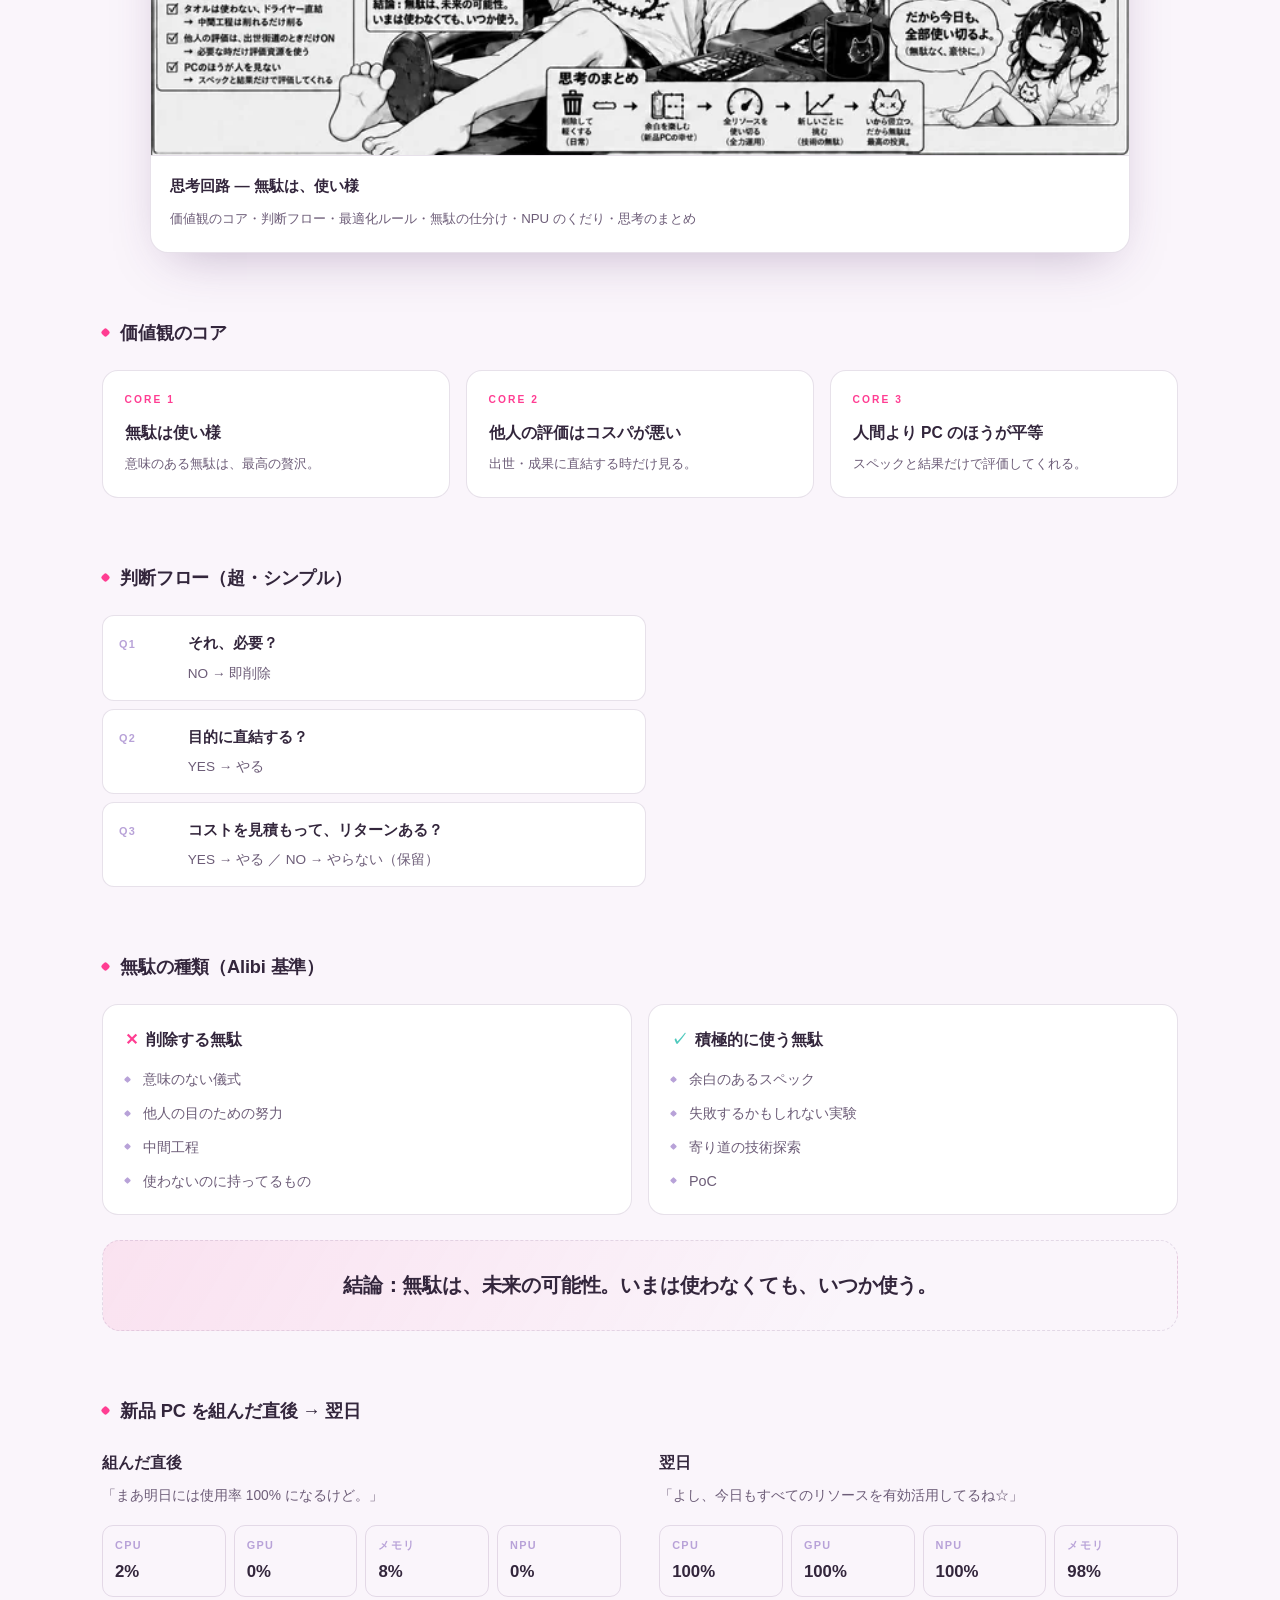
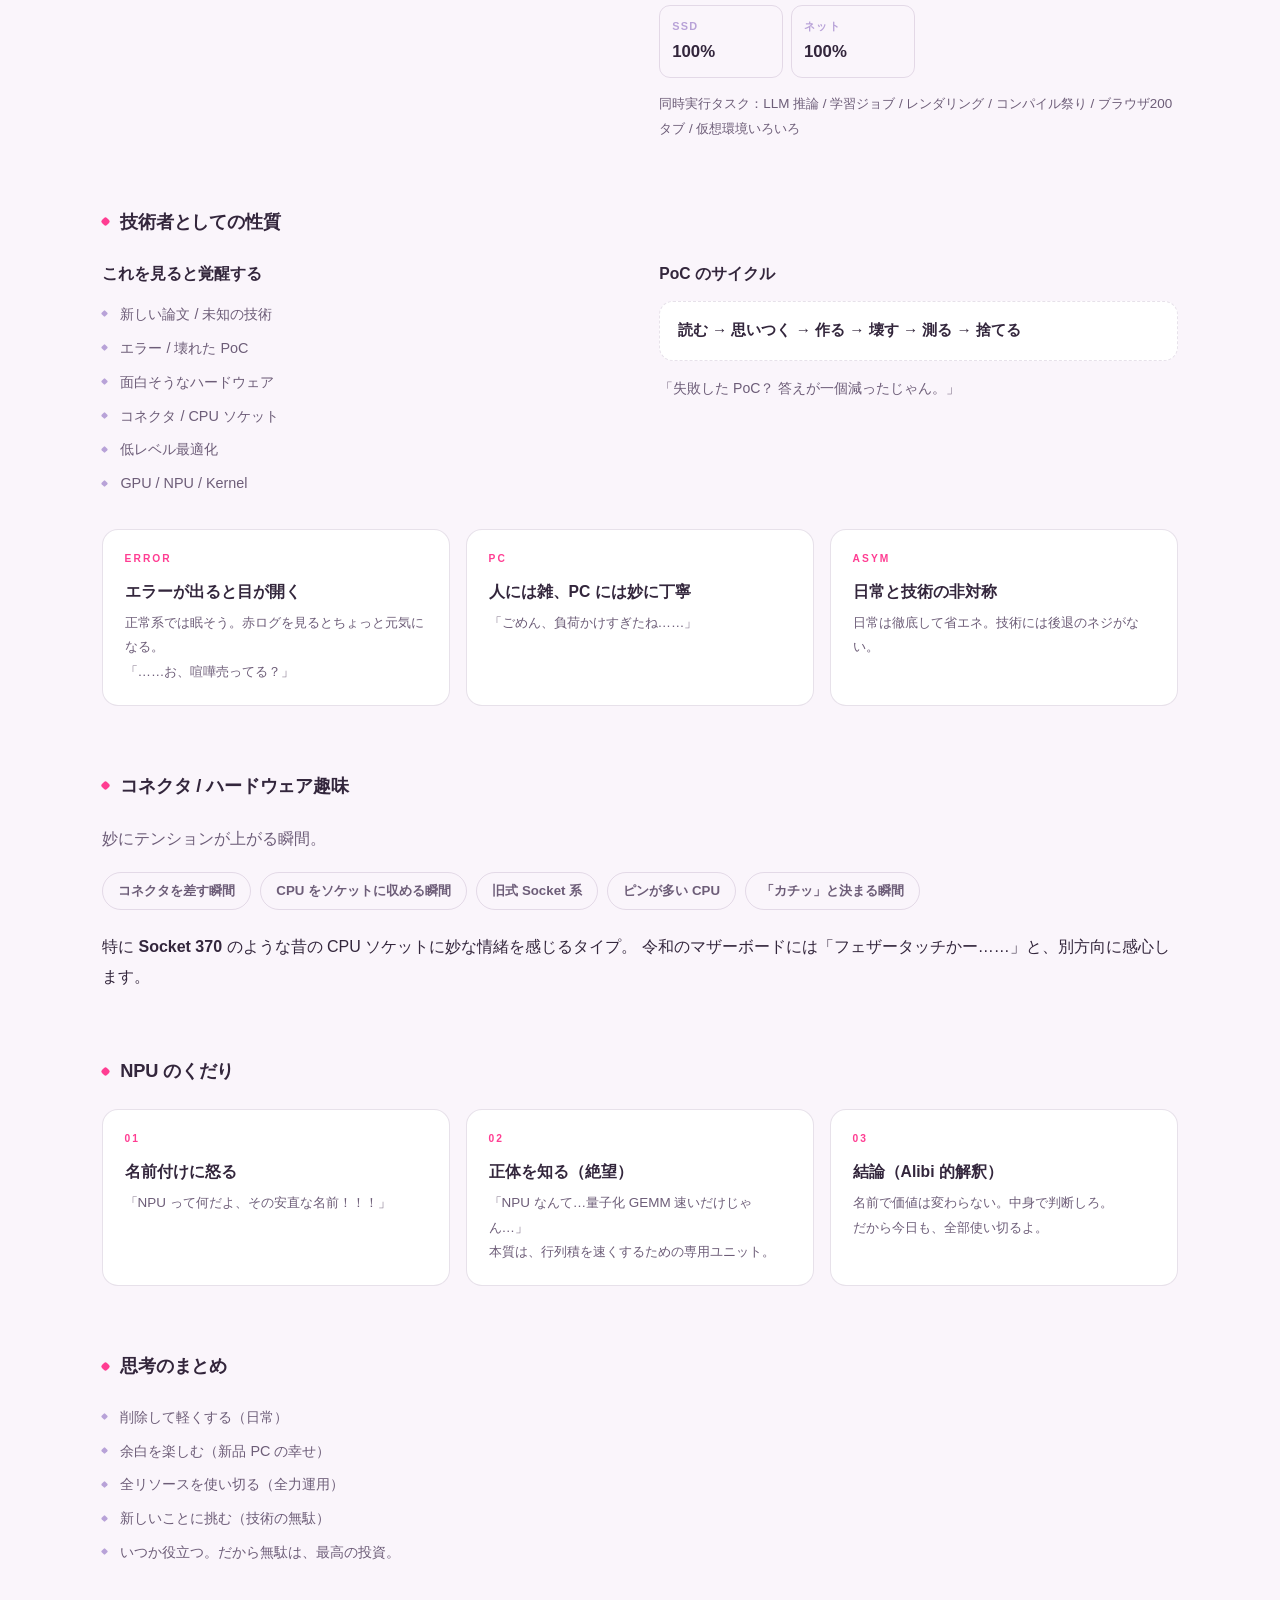
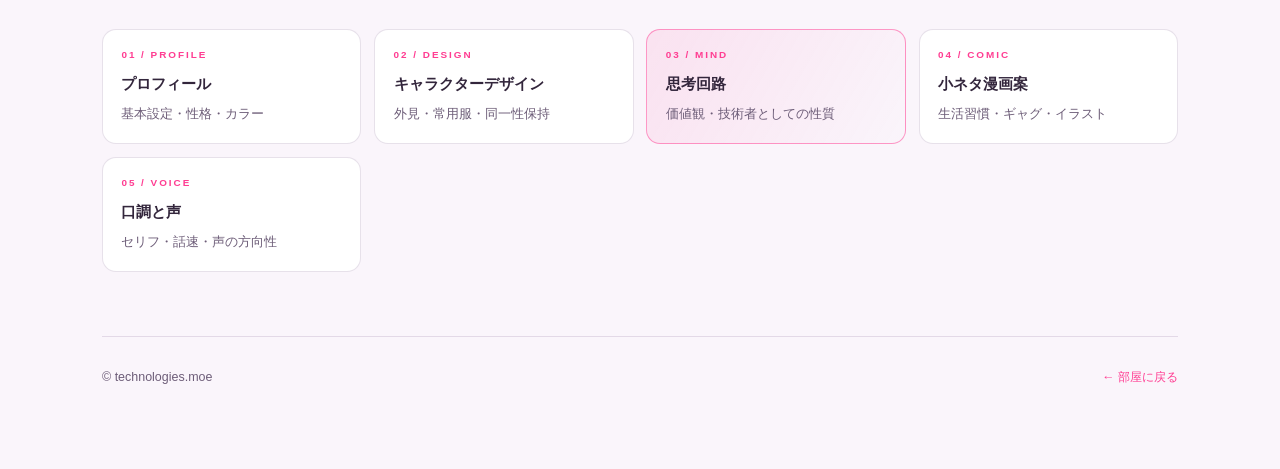
<file: alibi-mind.html>
<!DOCTYPE html>
<html lang="ja">
<head>
<meta charset="UTF-8">
<meta name="viewport" content="width=device-width, initial-scale=1.0">
<title>思考回路 — Alibi 設定資料</title>
<meta name="description" content="だらけて見えて、実は全部に理屈がある。Alibiちゃんの思考回路を解剖した資料です。水着を常用する理由から他人の評価をコスパで切る判断まで7つの理屈、判断フロー、「無駄は使い様」という価値観のコアをインフォグラフィックでまとめました。">
<link rel="icon" href="/favicon.svg" type="image/svg+xml">
<link rel="icon" href="/favicon.ico" sizes="32x32">
<link rel="apple-touch-icon" href="/apple-touch-icon.png">
<meta name="theme-color" content="#faf5fb">
<link rel="canonical" href="https://www.technologies.moe/alibi-mind.html">

<meta property="og:type" content="article">
<meta property="og:url" content="https://www.technologies.moe/alibi-mind.html">
<meta property="og:title" content="思考回路 — Alibi 設定資料">
<meta property="og:description" content="だらけて見えて、実は全部に理屈がある。Alibiちゃんの思考回路を解剖した資料です。水着を常用する理由から他人の評価をコスパで切る判断まで7つの理屈、判断フロー、「無駄は使い様」という価値観のコアをインフォグラフィックでまとめました。">
<meta property="og:image" content="https://www.technologies.moe/assets/alibi/mind.webp">
<meta name="twitter:card" content="summary_large_image">

<link rel="stylesheet" href="assets/doc.css">
<style>
/* the infographic is the whole point of this page, so it gets the full column */
.hero-sheet{max-width:760px; margin-inline:auto}
.wide-sheet{max-width:980px; margin-inline:auto}
/* the judgement flow is a chain, so it reads as arrowed steps rather than cards */
.flow{list-style:none; display:grid; gap:.5rem; max-width:34rem}
.flow li{
  display:grid; grid-template-columns:3.4rem 1fr; gap:.9rem; align-items:baseline;
  border:1px solid var(--line); border-radius:12px;
  padding:.75rem 1rem;
  background:var(--panel);
}
.flow .q{font-size:.68rem; font-weight:800; letter-spacing:.12em; color:var(--lav)}
.flow b{font-size:.92rem; font-weight:700}
.flow em{font-style:normal; color:var(--ink-soft); font-size:.85rem}
.waste{display:grid; grid-template-columns:repeat(auto-fit,minmax(250px,1fr)); gap:1rem}
.waste > div{
  border:1px solid var(--line); border-radius:16px;
  padding:1.2rem 1.35rem; background:var(--panel);
}
.waste h3{margin-bottom:.8rem; display:flex; align-items:center; gap:.5rem}
.waste .kill h3::before{content:"✕"; color:var(--pink); font-weight:800}
.waste .keep h3::before{content:"✓"; color:var(--mint); font-weight:800}
.load{
  display:grid; grid-template-columns:repeat(auto-fit,minmax(120px,1fr)); gap:.5rem;
  margin-top:1rem;
}
.load div{
  border:1px solid var(--line); border-radius:11px;
  padding:.6rem .75rem;
}
.load b{display:block; font-size:.68rem; font-weight:800; letter-spacing:.12em; color:var(--lav)}
.load span{font-size:1.05rem; font-weight:800}
.cycle{
  font-size:.95rem; font-weight:700; line-height:1.9;
  border:1px dashed var(--line); border-radius:14px;
  padding:.9rem 1.1rem; background:var(--panel);
}
.props-row{display:flex; flex-wrap:wrap; gap:.55rem}
.props-row span{
  font-size:.83rem; font-weight:600;
  border:1px solid var(--line); border-radius:999px;
  padding:.34rem .95rem; color:var(--ink-soft);
}
.reasons{display:grid; gap:1rem; grid-template-columns:repeat(auto-fit,minmax(280px,1fr))}
.reason{
  background:var(--panel);
  border:1px solid var(--line);
  border-radius:16px;
  padding:1.3rem 1.4rem;
  transition:border-color .3s, transform .3s;
}
.reason:hover{border-color:rgba(255,61,146,.4); transform:translateY(-3px)}
.reason .n{
  display:inline-grid; place-items:center;
  width:1.7rem; height:1.7rem; border-radius:50%;
  background:var(--pink); color:#fff;
  font-size:.72rem; font-weight:800;
  margin-bottom:.7rem;
}
.reason h3{margin-bottom:.45rem; line-height:1.5}
.reason p{font-size:.86rem; color:var(--ink-soft)}
.reason .punch{
  display:block; margin-top:.8rem;
  font-size:.82rem; font-weight:700; color:var(--pink);
}
.verdict{
  margin-top:2rem;
  text-align:center;
  font-size:clamp(1rem,3vw,1.25rem);
  font-weight:800; letter-spacing:-.01em;
  padding:1.6rem 1.2rem;
  border:1px dashed var(--line);
  border-radius:18px;
  background:linear-gradient(120deg, var(--glow-a), transparent 70%);
}
.creed{display:flex; flex-wrap:wrap; gap:.6rem; margin-top:1.4rem; justify-content:center}
.creed span{
  font-size:.8rem; font-weight:700;
  border:1px solid var(--line); border-radius:999px;
  padding:.35rem .95rem;
  color:var(--ink-soft);
}
</style>
</head>
<body>
<div class="wrap wide">

  <a href="alibi.html" class="back">← 設定資料トップ</a>

  <div class="phead">
    <span class="eyebrow">03 / MIND</span>
    <h1>思考回路</h1>
    <p class="lead">だらけているように見えて、実は全部に理屈がある。Alibiちゃんの判断がどう組み立てられているかの解剖図です。</p>
  </div>

  <div class="sheets hero-sheet">
    <figure class="sheet">
      <button class="shot" data-full="assets/alibi/mind.webp"
              data-cap="Alibiちゃんの思考回路インフォグラフィック"
              data-alt="Alibiちゃんの思考回路をまとめたインフォグラフィック。水着とTシャツの組み合わせ、他人の評価のフローチャート、水着4着ローテ表、タオルを使わずドライヤー直体、PCの男女平等、CPU使用率のグラフ、日常は省エネという7項目。">
        <img src="assets/alibi/mind-thumb.webp" width="608" height="760" loading="lazy"
             alt="Alibiちゃんの思考回路インフォグラフィックのサムネイル">
      </button>
      <figcaption>
        <b>Alibiちゃんの思考回路</b>
        <span>7項目のインフォグラフィック。クリックで拡大できます。</span>
      </figcaption>
    </figure>
  </div>

  <div class="rule"></div>

  <section class="sect" style="margin-top:0">
    <h2>7つの理屈</h2>
    <div class="reasons">
      <div class="reason">
        <span class="n">1</span>
        <h3>水着だから恥ずかしくないもん</h3>
        <p>ワンピース型の水着 + ゆるT で、そのまま外出 OK。着替えという工程がまるごと消える。</p>
        <b class="punch">露出は最小限、快適さは最大限。</b>
      </div>
      <div class="reason">
        <span class="n">2</span>
        <h3>他人の評価は、出世街道を走る時以外は無駄</h3>
        <p>出世したいなら評価は権限・予算・仕事の機会に変わる。そうでないなら、目的のない評価は素通りでいい。</p>
        <b class="punch">評価だけじゃ、お腹はふくれない。</b>
      </div>
      <div class="reason">
        <span class="n">3</span>
        <h3>同じ水着4着、月水金ローテ</h3>
        <p>まったく同じものを4着用意して曜日で回す。何を着るかで悩む時間がゼロになり、洗濯はまとめて週1。</p>
        <b class="punch">ローテーションで悩みゼロ。</b>
      </div>
      <div class="reason">
        <span class="n">4</span>
        <h3>タオルの洗濯がめんどい</h3>
        <p>だから拭かない。ドライヤーで直接乾かす。洗濯物が増えないぶん、トータルの手間が減る。</p>
        <b class="punch">拭かない。乾かす。それだけ。</b>
      </div>
      <div class="reason">
        <span class="n">5</span>
        <h3>PC の方がよっぽど男女平等</h3>
        <p>CPU も GPU もコンパイラも性別を問わない。バグも差別しない。だから PC の世界が一番居心地いい。</p>
        <b class="punch">評価軸が仕様書に書いてある世界。</b>
      </div>
      <div class="reason">
        <span class="n">6</span>
        <h3>無駄は使い様</h3>
        <p>アイドル時の CPU 使用率は 2%。でも回す時は 100% まで使い切る。遊ばせている余力は、投資しているのと同じ。</p>
        <b class="punch">無駄こそ至福。でも明日は使用率100%。</b>
      </div>
      <div class="reason">
        <span class="n">7</span>
        <h3>日常は省エネ、技術には後退のネジがない</h3>
        <p>だらける時は全力でだらける。でも、学ぶときは全力で学ぶ。メリハリこそ最強の効率化。</p>
        <b class="punch">効率 &gt; 努力。無駄 = 投資。</b>
      </div>
    </div>

    <p class="verdict">結論：Alibiちゃんは、ロジカルにサボり、賢く生きる天才。</p>
    <div class="creed">
      <span>快適第一</span>
      <span>好きに正直</span>
      <span>ムダを愛せる</span>
      <span>でも未来はちゃんと考えるタイプ</span>
    </div>
  </section>

  <div class="rule"></div>

  <section class="sect" style="margin-top:0">
    <h2>もう一枚：無駄は、使い様</h2>
    <p class="muted" style="margin-bottom:1.6rem">
      同じ思考回路を、もう少し踏み込んで分解した資料です。<br>
      — 無駄は、使い様。最適化は、目的のためにある。 —
    </p>

    <div class="sheets wide-sheet">
      <figure class="sheet">
        <button class="shot" data-full="assets/alibi/mind-waste.webp"
                data-cap="Alibiちゃんの思考回路 — 無駄は、使い様。"
                data-alt="モノクロの思考回路資料。価値観のコア、判断フロー、日常の最適化ルール、新品PCと翌日のリソース使用率の対比、無駄の種類の仕分け、NPUの名前に怒って正体に絶望するくだり、思考のまとめ。">
          <img src="assets/alibi/mind-waste-thumb.webp" width="760" height="507" loading="lazy"
               alt="思考回路（無駄は使い様）シートのサムネイル">
        </button>
        <figcaption>
          <b>思考回路 — 無駄は、使い様</b>
          <span>価値観のコア・判断フロー・最適化ルール・無駄の仕分け・NPU のくだり・思考のまとめ</span>
        </figcaption>
      </figure>
    </div>
  </section>

  <section class="sect">
    <h2>価値観のコア</h2>
    <div class="grid">
      <div class="card">
        <span class="n">CORE 1</span>
        <h3>無駄は使い様</h3>
        <p>意味のある無駄は、最高の贅沢。</p>
      </div>
      <div class="card">
        <span class="n">CORE 2</span>
        <h3>他人の評価はコスパが悪い</h3>
        <p>出世・成果に直結する時だけ見る。</p>
      </div>
      <div class="card">
        <span class="n">CORE 3</span>
        <h3>人間より PC のほうが平等</h3>
        <p>スペックと結果だけで評価してくれる。</p>
      </div>
    </div>
  </section>

  <section class="sect">
    <h2>判断フロー（超・シンプル）</h2>
    <ul class="flow">
      <li><span class="q">Q1</span><div><b>それ、必要？</b><br><em>NO → 即削除</em></div></li>
      <li><span class="q">Q2</span><div><b>目的に直結する？</b><br><em>YES → やる</em></div></li>
      <li><span class="q">Q3</span><div><b>コストを見積もって、リターンある？</b><br><em>YES → やる ／ NO → やらない（保留）</em></div></li>
    </ul>
  </section>

  <section class="sect">
    <h2>無駄の種類（Alibi 基準）</h2>
    <div class="waste">
      <div class="kill">
        <h3>削除する無駄</h3>
        <ul class="bullets">
          <li>意味のない儀式</li>
          <li>他人の目のための努力</li>
          <li>中間工程</li>
          <li>使わないのに持ってるもの</li>
        </ul>
      </div>
      <div class="keep">
        <h3>積極的に使う無駄</h3>
        <ul class="bullets">
          <li>余白のあるスペック</li>
          <li>失敗するかもしれない実験</li>
          <li>寄り道の技術探索</li>
          <li>PoC</li>
        </ul>
      </div>
    </div>
    <p class="verdict" style="margin-top:1.6rem">結論：無駄は、未来の可能性。いまは使わなくても、いつか使う。</p>
  </section>

  <section class="sect">
    <h2>新品 PC を組んだ直後 → 翌日</h2>
    <div style="display:grid; grid-template-columns:repeat(auto-fit,minmax(260px,1fr)); gap:clamp(1.2rem,4vw,2.4rem)">
      <div>
        <h3 style="margin-bottom:.4rem">組んだ直後</h3>
        <p class="muted" style="font-size:.86rem">「まあ明日には使用率 100% になるけど。」</p>
        <div class="load">
          <div><b>CPU</b><span>2%</span></div>
          <div><b>GPU</b><span>0%</span></div>
          <div><b>メモリ</b><span>8%</span></div>
          <div><b>NPU</b><span>0%</span></div>
        </div>
      </div>
      <div>
        <h3 style="margin-bottom:.4rem">翌日</h3>
        <p class="muted" style="font-size:.86rem">「よし、今日もすべてのリソースを有効活用してるね☆」</p>
        <div class="load">
          <div><b>CPU</b><span>100%</span></div>
          <div><b>GPU</b><span>100%</span></div>
          <div><b>NPU</b><span>100%</span></div>
          <div><b>メモリ</b><span>98%</span></div>
          <div><b>SSD</b><span>100%</span></div>
          <div><b>ネット</b><span>100%</span></div>
        </div>
        <p class="muted" style="font-size:.84rem; margin-top:.9rem">
          同時実行タスク：LLM 推論 / 学習ジョブ / レンダリング / コンパイル祭り / ブラウザ200タブ / 仮想環境いろいろ
        </p>
      </div>
    </div>
  </section>

  <section class="sect">
    <h2>技術者としての性質</h2>
    <div style="display:grid; grid-template-columns:repeat(auto-fit,minmax(260px,1fr)); gap:clamp(1.2rem,4vw,2.4rem)">
      <div>
        <h3 style="margin-bottom:.8rem">これを見ると覚醒する</h3>
        <ul class="bullets">
          <li>新しい論文 / 未知の技術</li>
          <li>エラー / 壊れた PoC</li>
          <li>面白そうなハードウェア</li>
          <li>コネクタ / CPU ソケット</li>
          <li>低レベル最適化</li>
          <li>GPU / NPU / Kernel</li>
        </ul>
      </div>
      <div>
        <h3 style="margin-bottom:.8rem">PoC のサイクル</h3>
        <p class="cycle">読む → 思いつく → 作る → 壊す → 測る → 捨てる</p>
        <p class="muted" style="font-size:.88rem; margin-top:.9rem">
          「失敗した PoC？ 答えが一個減ったじゃん。」
        </p>
      </div>
    </div>
    <div class="grid" style="margin-top:2rem">
      <div class="card">
        <span class="n">ERROR</span>
        <h3>エラーが出ると目が開く</h3>
        <p>正常系では眠そう。赤ログを見るとちょっと元気になる。<br>「……お、喧嘩売ってる？」</p>
      </div>
      <div class="card">
        <span class="n">PC</span>
        <h3>人には雑、PC には妙に丁寧</h3>
        <p>「ごめん、負荷かけすぎたね……」</p>
      </div>
      <div class="card">
        <span class="n">ASYM</span>
        <h3>日常と技術の非対称</h3>
        <p>日常は徹底して省エネ。技術には後退のネジがない。</p>
      </div>
    </div>
  </section>

  <section class="sect">
    <h2>コネクタ / ハードウェア趣味</h2>
    <p class="muted" style="margin-bottom:1.2rem">妙にテンションが上がる瞬間。</p>
    <div class="props-row">
      <span>コネクタを差す瞬間</span>
      <span>CPU をソケットに収める瞬間</span>
      <span>旧式 Socket 系</span>
      <span>ピンが多い CPU</span>
      <span>「カチッ」と決まる瞬間</span>
    </div>
    <p style="margin-top:1.4rem">
      特に <b>Socket 370</b> のような昔の CPU ソケットに妙な情緒を感じるタイプ。
      令和のマザーボードには「フェザータッチかー……」と、別方向に感心します。
    </p>
  </section>

  <section class="sect">
    <h2>NPU のくだり</h2>
    <div class="grid">
      <div class="card">
        <span class="n">01</span>
        <h3>名前付けに怒る</h3>
        <p>「NPU って何だよ、その安直な名前！！！」</p>
      </div>
      <div class="card">
        <span class="n">02</span>
        <h3>正体を知る（絶望）</h3>
        <p>「NPU なんて…量子化 GEMM 速いだけじゃん…」<br>本質は、行列積を速くするための専用ユニット。</p>
      </div>
      <div class="card">
        <span class="n">03</span>
        <h3>結論（Alibi 的解釈）</h3>
        <p>名前で価値は変わらない。中身で判断しろ。<br>だから今日も、全部使い切るよ。</p>
      </div>
    </div>
  </section>

  <section class="sect">
    <h2>思考のまとめ</h2>
    <ul class="bullets" style="font-size:.95rem">
      <li>削除して軽くする（日常）</li>
      <li>余白を楽しむ（新品 PC の幸せ）</li>
      <li>全リソースを使い切る（全力運用）</li>
      <li>新しいことに挑む（技術の無駄）</li>
      <li>いつか役立つ。だから無駄は、最高の投資。</li>
    </ul>
  </section>

  <nav class="rail" aria-label="設定資料ページ">
    <a href="alibi.html"><span class="k">01 / PROFILE</span><b>プロフィール</b><span>基本設定・性格・カラー</span></a>
    <a href="alibi-design.html"><span class="k">02 / DESIGN</span><b>キャラクターデザイン</b><span>外見・常用服・同一性保持</span></a>
    <a href="alibi-mind.html" aria-current="page"><span class="k">03 / MIND</span><b>思考回路</b><span>価値観・技術者としての性質</span></a>
    <a href="alibi-comic.html"><span class="k">04 / COMIC</span><b>小ネタ漫画案</b><span>生活習慣・ギャグ・イラスト</span></a>
    <a href="alibi-voice.html"><span class="k">05 / VOICE</span><b>口調と声</b><span>セリフ・話速・声の方向性</span></a>
  </nav>

  <footer>
    <span>&copy; technologies.moe</span>
    <a href="index.html">← 部屋に戻る</a>
  </footer>

</div>

<div id="lightbox" role="dialog" aria-modal="true" aria-label="拡大表示">
  <button class="close" aria-label="閉じる">✕</button>
  <img alt="">
  <p class="cap"></p>
</div>
<script src="assets/lightbox.js"></script>
</body>
</html>
</file>
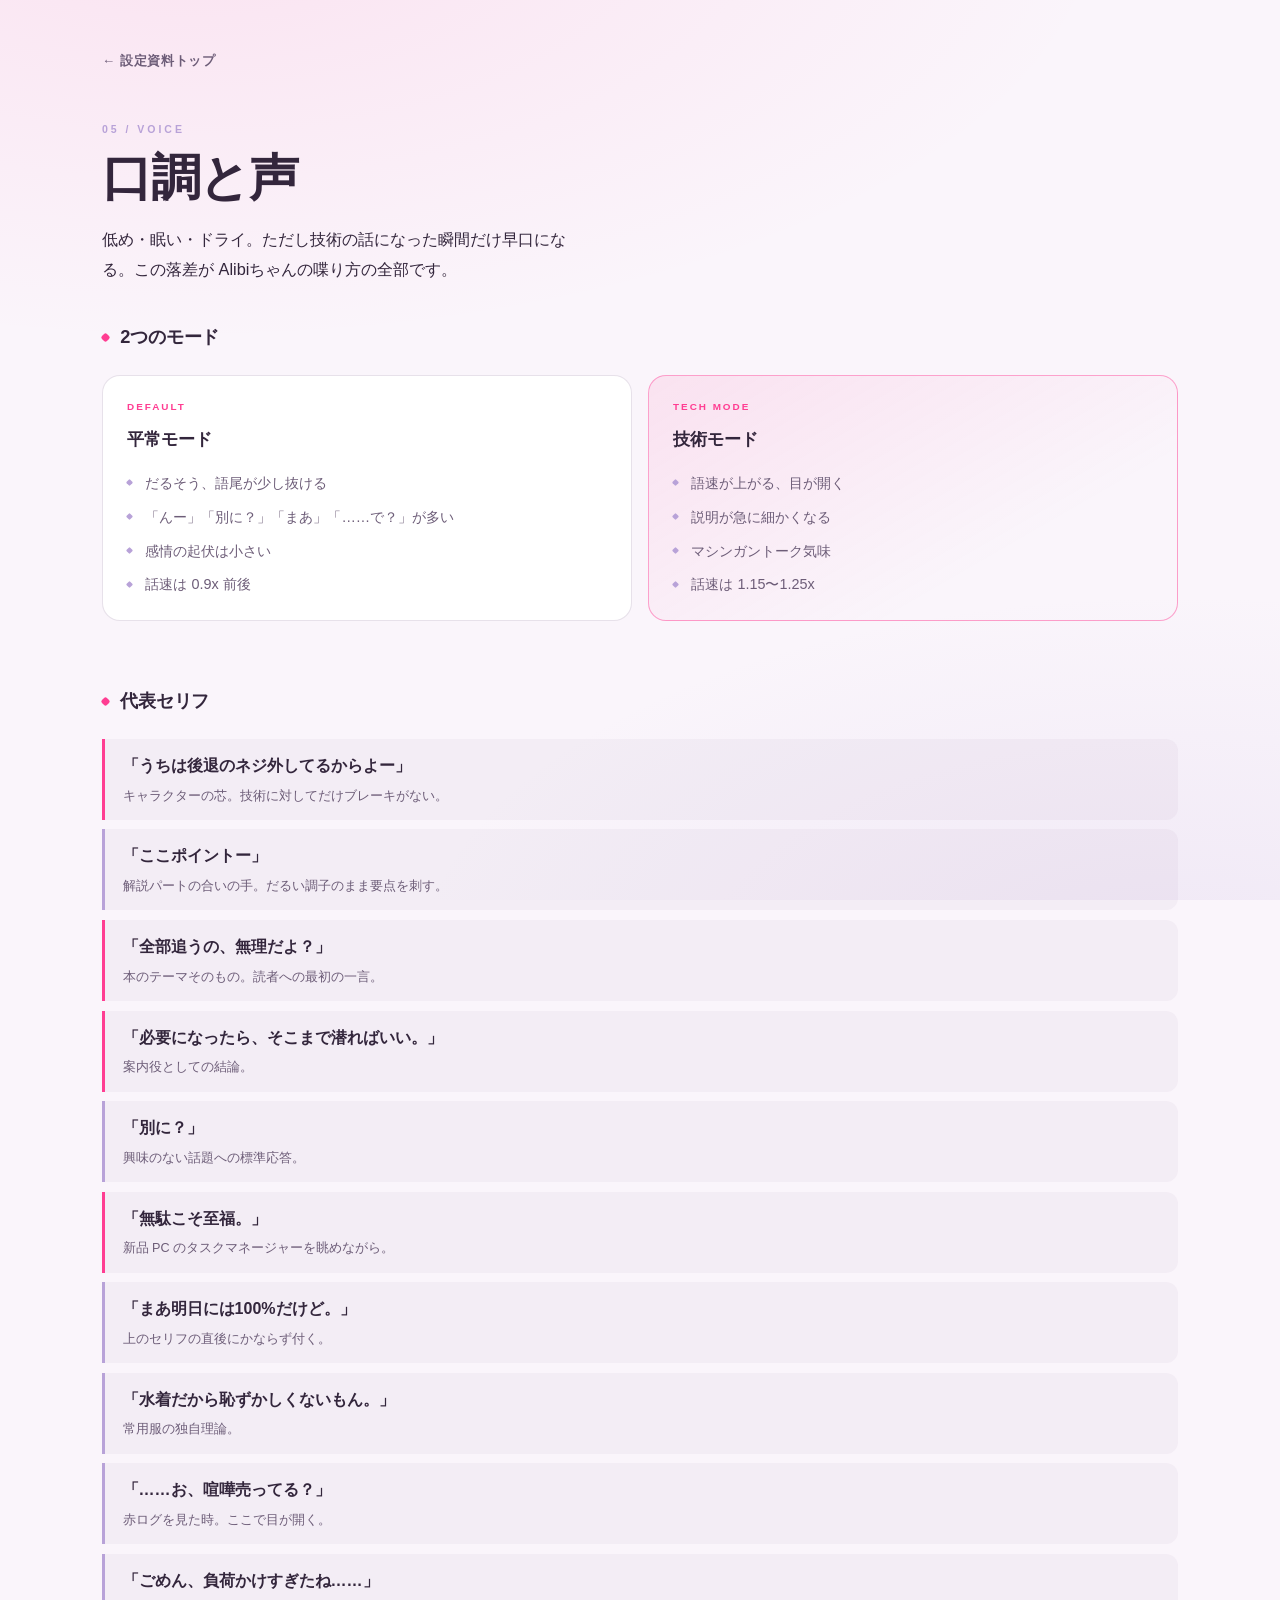
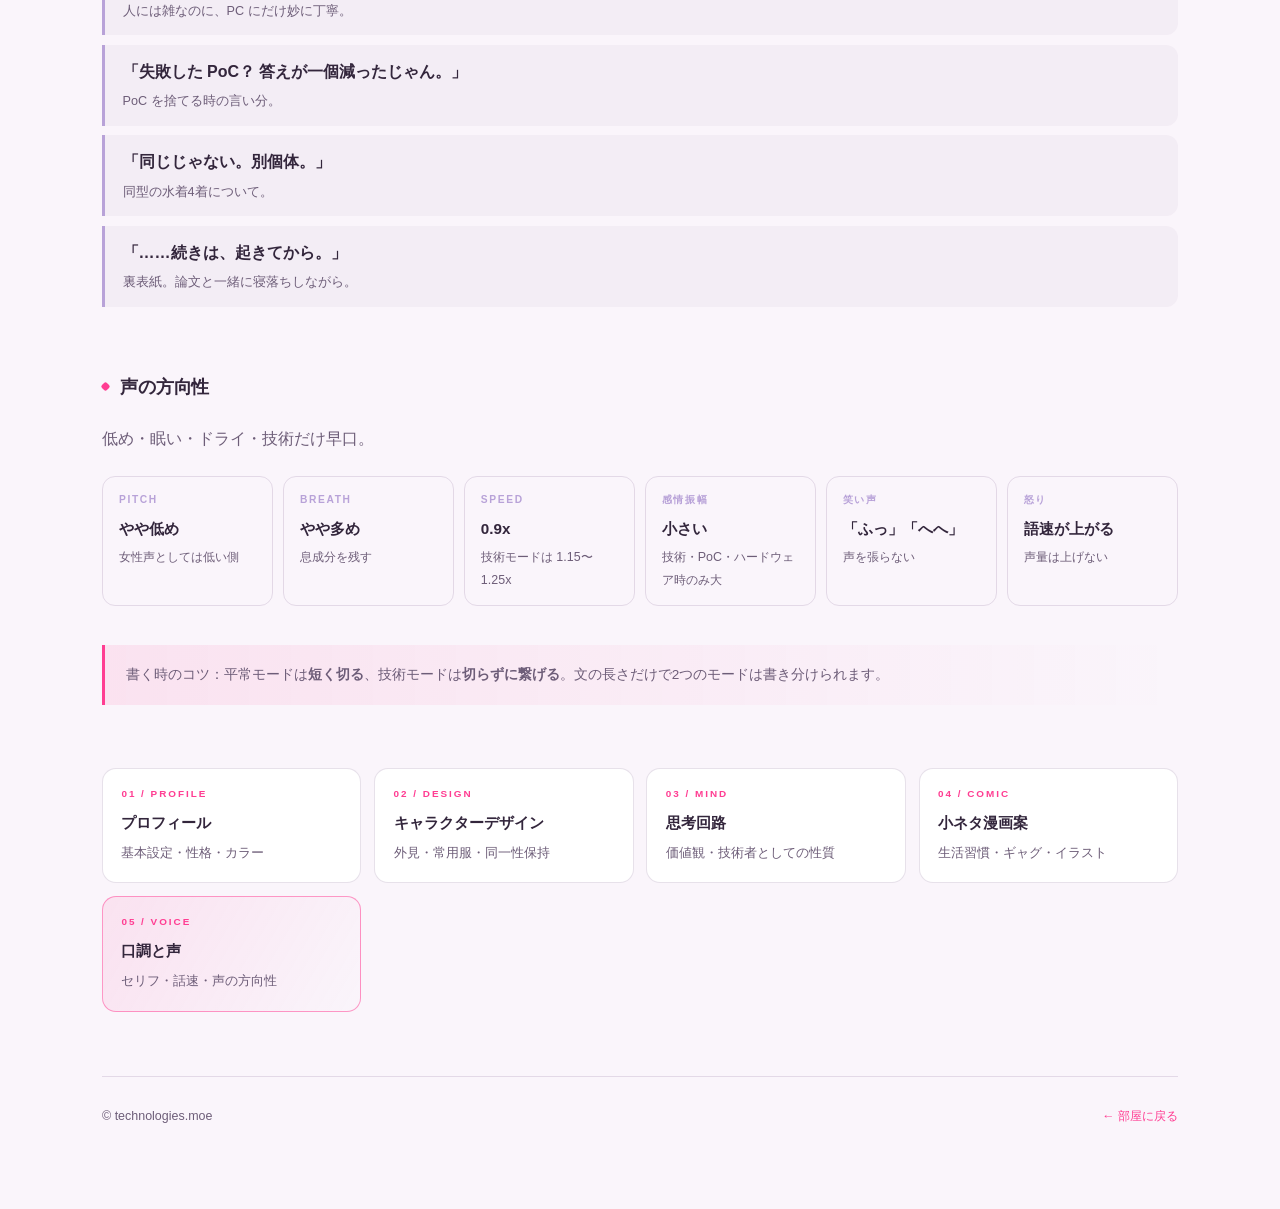
<file: alibi-voice.html>
<!DOCTYPE html>
<html lang="ja">
<head>
<meta charset="UTF-8">
<meta name="viewport" content="width=device-width, initial-scale=1.0">
<title>口調と声 — Alibi 設定資料</title>
<meta name="description" content="低め・眠い・ドライ。ただし技術の話になった瞬間だけ早口になる。Alibiちゃんの口調と声の資料です。平常モードと技術モードという2つの喋り方、代表セリフ、声の方向性をまとめています。この落差が喋り方の核になっています。">
<link rel="icon" href="/favicon.svg" type="image/svg+xml">
<link rel="icon" href="/favicon.ico" sizes="32x32">
<link rel="apple-touch-icon" href="/apple-touch-icon.png">
<meta name="theme-color" content="#faf5fb">
<link rel="canonical" href="https://www.technologies.moe/alibi-voice.html">

<meta property="og:type" content="article">
<meta property="og:url" content="https://www.technologies.moe/alibi-voice.html">
<meta property="og:title" content="口調と声 — Alibi 設定資料">
<meta property="og:description" content="低め・眠い・ドライ。ただし技術の話になった瞬間だけ早口になる。Alibiちゃんの口調と声の資料です。平常モードと技術モードという2つの喋り方、代表セリフ、声の方向性をまとめています。この落差が喋り方の核になっています。">
<meta property="og:image" content="https://www.technologies.moe/assets/banner/alibi-pointing.webp">
<meta name="twitter:card" content="summary_large_image">

<link rel="stylesheet" href="assets/doc.css">
<style>
/* two speaking modes sit side by side, so the contrast is the layout */
.modes{display:grid; grid-template-columns:repeat(auto-fit,minmax(280px,1fr)); gap:1rem}
.mode{
  border:1px solid var(--line); border-radius:18px;
  padding:1.4rem 1.5rem; background:var(--panel);
}
.mode.hot{border-color:rgba(255,61,146,.45); background:linear-gradient(150deg, var(--glow-a), transparent 70%)}
.mode .k{
  display:block; font-size:.62rem; font-weight:800; letter-spacing:.2em;
  color:var(--pink); margin-bottom:.5rem;
}
.mode h3{margin-bottom:.9rem; font-size:1.05rem}

/* the sample lines are the reference an author actually copies from */
.lines{list-style:none; display:grid; gap:.6rem}
.lines li{
  border-left:3px solid var(--lav);
  background:var(--panel-soft);
  border-radius:0 12px 12px 0;
  padding:.75rem 1.1rem;
  font-size:1rem; font-weight:600;
}
.lines li em{
  display:block; font-style:normal;
  font-size:.79rem; font-weight:500; color:var(--ink-soft);
  margin-top:.25rem;
}
.lines li.key{border-left-color:var(--pink)}

.dials{display:grid; grid-template-columns:repeat(auto-fit,minmax(150px,1fr)); gap:.6rem}
.dial{border:1px solid var(--line); border-radius:13px; padding:.85rem 1rem}
.dial b{display:block; font-size:.64rem; font-weight:800; letter-spacing:.16em; color:var(--lav); margin-bottom:.25rem}
.dial span{font-size:.95rem; font-weight:700}
.dial em{display:block; font-style:normal; font-size:.78rem; color:var(--ink-soft); margin-top:.15rem}
</style>
</head>
<body>
<div class="wrap wide">

  <a href="alibi.html" class="back">← 設定資料トップ</a>

  <div class="phead">
    <span class="eyebrow">05 / VOICE</span>
    <h1>口調と声</h1>
    <p class="lead">低め・眠い・ドライ。ただし技術の話になった瞬間だけ早口になる。この落差が Alibiちゃんの喋り方の全部です。</p>
  </div>

  <section class="sect" style="margin-top:2rem">
    <h2>2つのモード</h2>
    <div class="modes">
      <div class="mode">
        <span class="k">DEFAULT</span>
        <h3>平常モード</h3>
        <ul class="bullets">
          <li>だるそう、語尾が少し抜ける</li>
          <li>「んー」「別に？」「まあ」「……で？」が多い</li>
          <li>感情の起伏は小さい</li>
          <li>話速は 0.9x 前後</li>
        </ul>
      </div>
      <div class="mode hot">
        <span class="k">TECH MODE</span>
        <h3>技術モード</h3>
        <ul class="bullets">
          <li>語速が上がる、目が開く</li>
          <li>説明が急に細かくなる</li>
          <li>マシンガントーク気味</li>
          <li>話速は 1.15〜1.25x</li>
        </ul>
      </div>
    </div>
  </section>

  <section class="sect">
    <h2>代表セリフ</h2>
    <ul class="lines">
      <li class="key">「うちは後退のネジ外してるからよー」<em>キャラクターの芯。技術に対してだけブレーキがない。</em></li>
      <li>「ここポイントー」<em>解説パートの合いの手。だるい調子のまま要点を刺す。</em></li>
      <li class="key">「全部追うの、無理だよ？」<em>本のテーマそのもの。読者への最初の一言。</em></li>
      <li class="key">「必要になったら、そこまで潜ればいい。」<em>案内役としての結論。</em></li>
      <li>「別に？」<em>興味のない話題への標準応答。</em></li>
      <li class="key">「無駄こそ至福。」<em>新品 PC のタスクマネージャーを眺めながら。</em></li>
      <li>「まあ明日には100%だけど。」<em>上のセリフの直後にかならず付く。</em></li>
      <li>「水着だから恥ずかしくないもん。」<em>常用服の独自理論。</em></li>
      <li>「……お、喧嘩売ってる？」<em>赤ログを見た時。ここで目が開く。</em></li>
      <li>「ごめん、負荷かけすぎたね……」<em>人には雑なのに、PC にだけ妙に丁寧。</em></li>
      <li>「失敗した PoC？ 答えが一個減ったじゃん。」<em>PoC を捨てる時の言い分。</em></li>
      <li>「同じじゃない。別個体。」<em>同型の水着4着について。</em></li>
      <li>「……続きは、起きてから。」<em>裏表紙。論文と一緒に寝落ちしながら。</em></li>
    </ul>
  </section>

  <section class="sect">
    <h2>声の方向性</h2>
    <p class="muted" style="margin-bottom:1.4rem">低め・眠い・ドライ・技術だけ早口。</p>
    <div class="dials">
      <div class="dial"><b>PITCH</b><span>やや低め</span><em>女性声としては低い側</em></div>
      <div class="dial"><b>BREATH</b><span>やや多め</span><em>息成分を残す</em></div>
      <div class="dial"><b>SPEED</b><span>0.9x</span><em>技術モードは 1.15〜1.25x</em></div>
      <div class="dial"><b>感情振幅</b><span>小さい</span><em>技術・PoC・ハードウェア時のみ大</em></div>
      <div class="dial"><b>笑い声</b><span>「ふっ」「へへ」</span><em>声を張らない</em></div>
      <div class="dial"><b>怒り</b><span>語速が上がる</span><em>声量は上げない</em></div>
    </div>
  </section>

  <div class="note">
    書く時のコツ：平常モードは<b>短く切る</b>、技術モードは<b>切らずに繋げる</b>。文の長さだけで2つのモードは書き分けられます。
  </div>

  <nav class="rail" aria-label="設定資料ページ">
    <a href="alibi.html"><span class="k">01 / PROFILE</span><b>プロフィール</b><span>基本設定・性格・カラー</span></a>
    <a href="alibi-design.html"><span class="k">02 / DESIGN</span><b>キャラクターデザイン</b><span>外見・常用服・同一性保持</span></a>
    <a href="alibi-mind.html"><span class="k">03 / MIND</span><b>思考回路</b><span>価値観・技術者としての性質</span></a>
    <a href="alibi-comic.html"><span class="k">04 / COMIC</span><b>小ネタ漫画案</b><span>生活習慣・ギャグ・イラスト</span></a>
    <a href="alibi-voice.html" aria-current="page"><span class="k">05 / VOICE</span><b>口調と声</b><span>セリフ・話速・声の方向性</span></a>
  </nav>

  <footer>
    <span>&copy; technologies.moe</span>
    <a href="index.html">← 部屋に戻る</a>
  </footer>

</div>
</body>
</html>
</file>
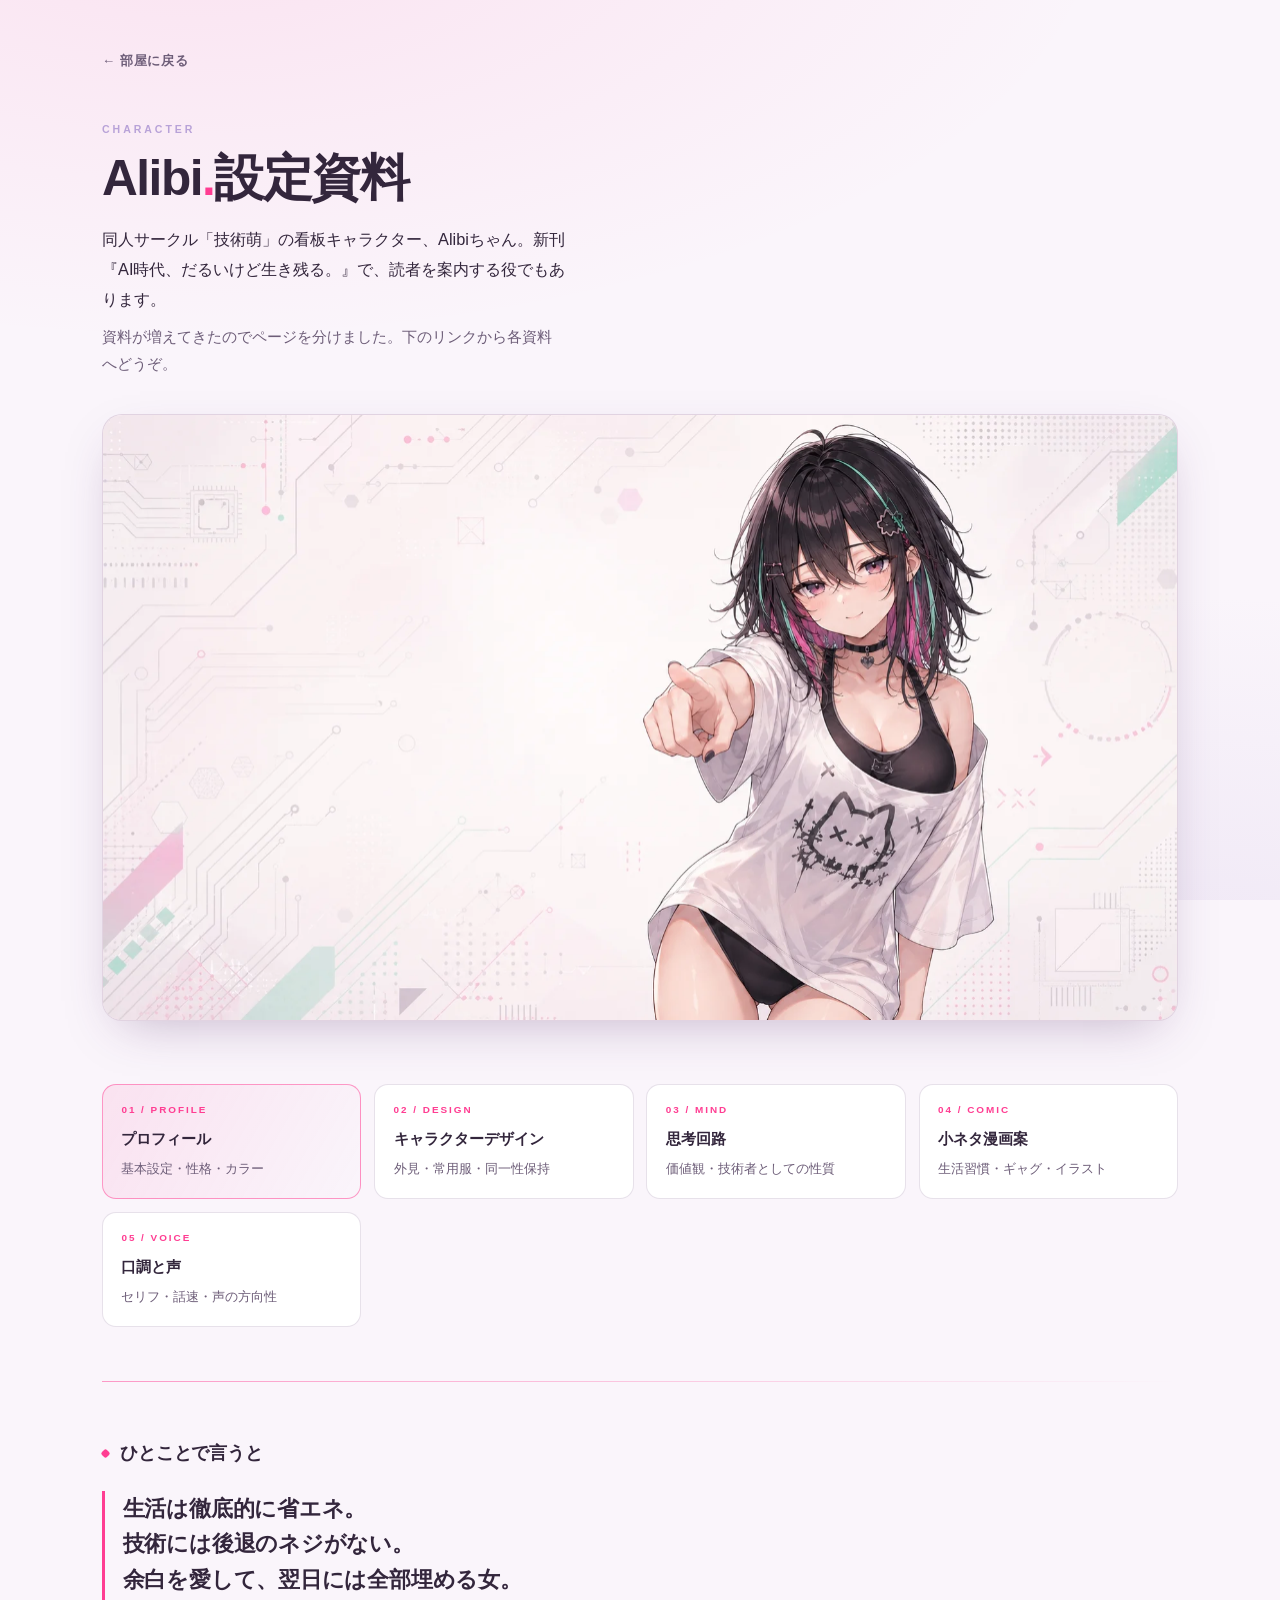
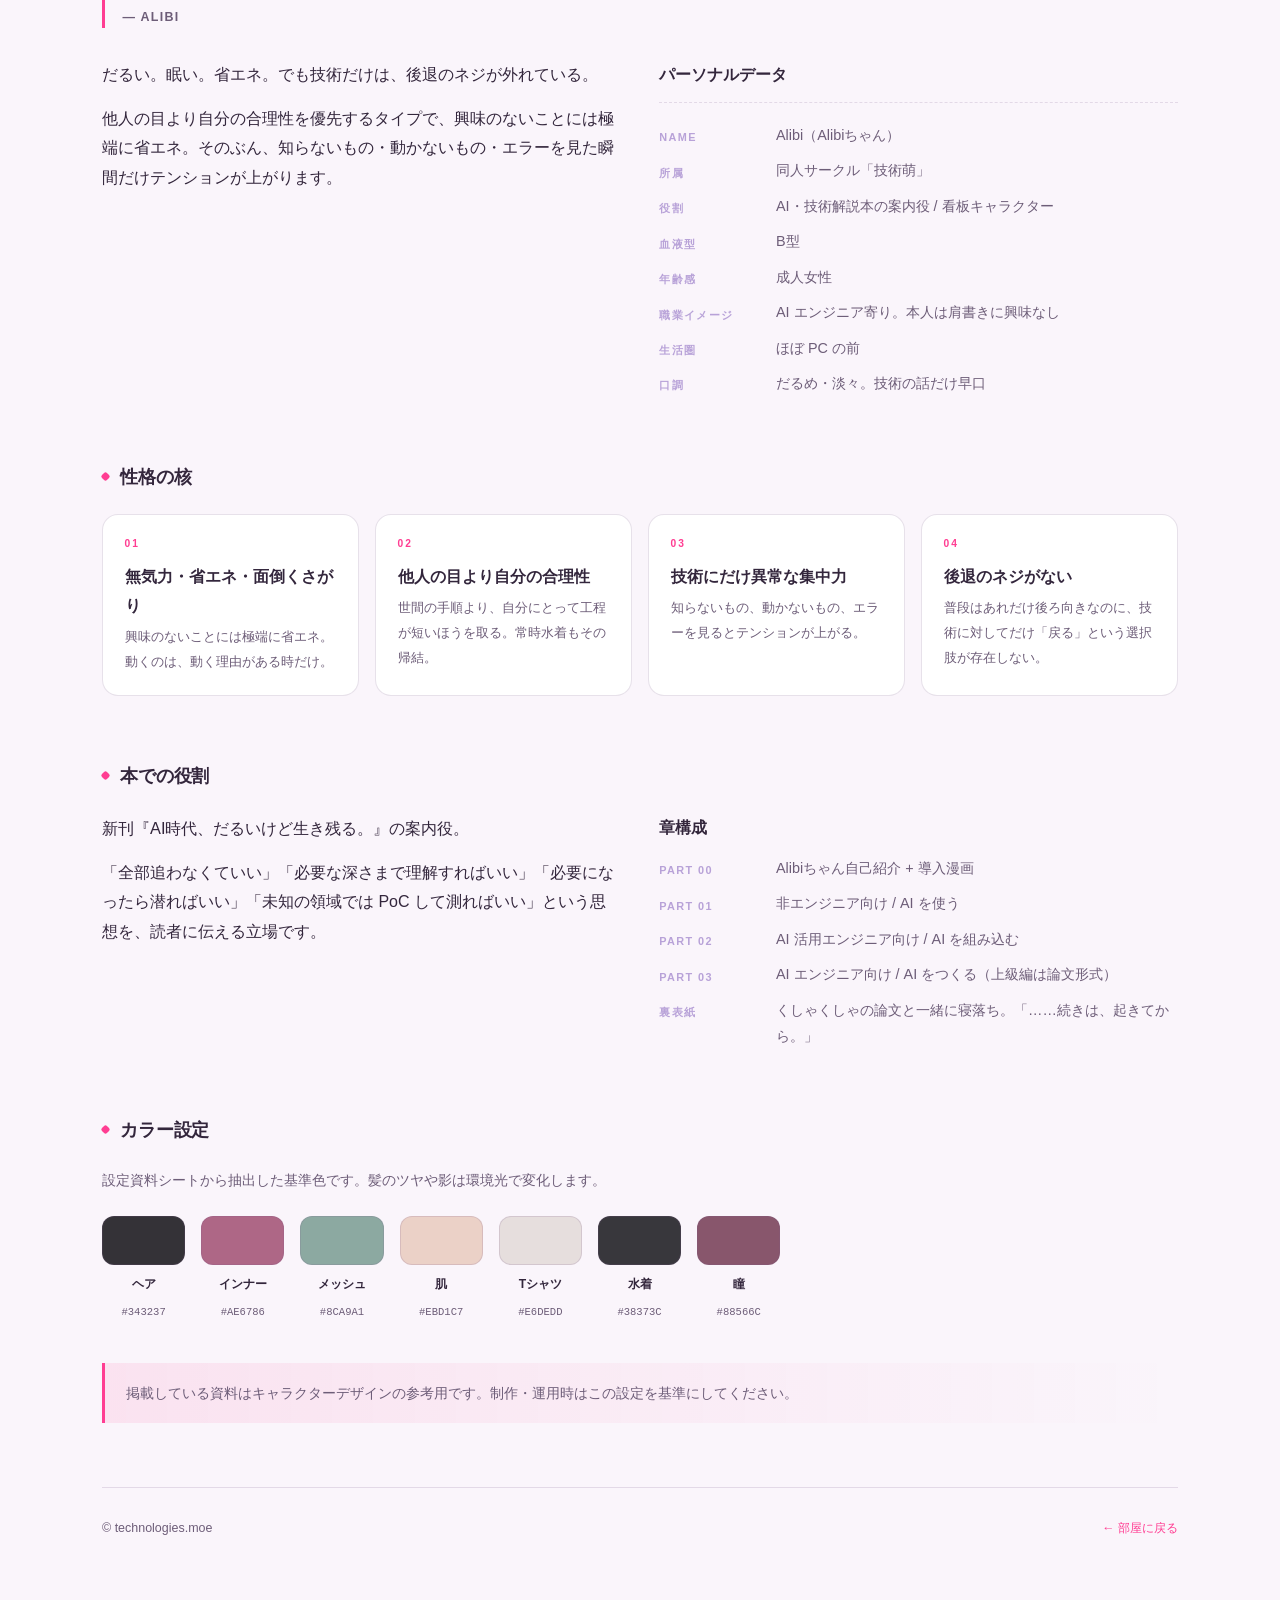
<file: alibi.html>
<!DOCTYPE html>
<html lang="ja">
<head>
<meta charset="UTF-8">
<meta name="viewport" content="width=device-width, initial-scale=1.0">
<title>Alibi 設定資料 — technologies.moe</title>
<meta name="description" content="同人サークル「技術萌」の看板キャラクター、Alibiちゃんの設定資料です。基本プロフィール、性格の核となる4つの軸、カラー設定、新刊『AI時代、だるいけど生き残る。』での役割まで。生活は徹底的に省エネ、技術には後退のネジがない女の子です。">
<link rel="icon" href="/favicon.svg" type="image/svg+xml">
<link rel="icon" href="/favicon.ico" sizes="32x32">
<link rel="apple-touch-icon" href="/apple-touch-icon.png">
<meta name="theme-color" content="#faf5fb">
<link rel="canonical" href="https://www.technologies.moe/alibi.html">

<meta property="og:type" content="profile">
<meta property="og:url" content="https://www.technologies.moe/alibi.html">
<meta property="og:title" content="Alibi 設定資料 — technologies.moe">
<meta property="og:description" content="同人サークル「技術萌」の看板キャラクター、Alibiちゃんの設定資料です。基本プロフィール、性格の核となる4つの軸、カラー設定、新刊『AI時代、だるいけど生き残る。』での役割まで。生活は徹底的に省エネ、技術には後退のネジがない女の子です。">
<meta property="og:image" content="https://www.technologies.moe/assets/banner/alibi-pointing.webp">
<meta name="twitter:card" content="summary_large_image">

<link rel="stylesheet" href="assets/doc.css">
<style>
/* the hub is the only page with the banner, so its rules live here */
.banner{
  position:relative;
  border-radius:20px;
  overflow:hidden;
  border:1px solid var(--line);
  box-shadow:var(--shadow);
  background:#f7eef4;
  margin-bottom:clamp(1.6rem,4vh,2.4rem);
}
.banner img{display:block; width:100%; height:auto}
.banner .tag{
  position:absolute; left:clamp(1rem,3vw,1.8rem); top:clamp(1rem,3vw,1.6rem);
  font-size:.62rem; font-weight:800; letter-spacing:.24em;
  color:#7a4a63;
  background:rgba(255,255,255,.78);
  border:1px solid rgba(122,74,99,.25);
  border-radius:999px;
  padding:.3rem .9rem;
  backdrop-filter:blur(6px);
}
.quote{
  font-size:clamp(1.05rem,3vw,1.35rem);
  font-weight:700; line-height:1.65;
  letter-spacing:-.01em;
  padding-left:1.1rem;
  border-left:3px solid var(--pink);
}
.quote span{display:block; font-size:.78rem; font-weight:600; color:var(--ink-soft); letter-spacing:.1em; margin-top:.6rem}
.profile{display:grid; grid-template-columns:repeat(auto-fit,minmax(260px,1fr)); gap:clamp(1.2rem,4vw,2.4rem)}
</style>
</head>
<body>
<div class="wrap wide">

  <a href="index.html" class="back">← 部屋に戻る</a>

  <div class="phead">
    <span class="eyebrow">CHARACTER</span>
    <h1>Alibi<span class="dot">.</span>設定資料</h1>
    <p class="lead">同人サークル「技術萌」の看板キャラクター、Alibiちゃん。新刊『AI時代、だるいけど生き残る。』で、読者を案内する役でもあります。</p>
    <p class="sub">資料が増えてきたのでページを分けました。下のリンクから各資料へどうぞ。</p>
  </div>

  <div class="banner">
    <img src="assets/banner/alibi-pointing.webp" width="1672" height="941" fetchpriority="high"
         data-ripple data-ripple-origin="0.536,0.417"
         data-kaibunsho="docs/creators-weird-message.txt"
         data-grin="assets/banner/alibi-grin.webp"
         alt="こちらを指差す Alibiちゃんのバナーイラスト">
    <span class="tag">ALIBI / technologies.moe</span>
  </div>

  <nav class="rail" aria-label="設定資料ページ">
    <a href="alibi.html" aria-current="page"><span class="k">01 / PROFILE</span><b>プロフィール</b><span>基本設定・性格・カラー</span></a>
    <a href="alibi-design.html"><span class="k">02 / DESIGN</span><b>キャラクターデザイン</b><span>外見・常用服・同一性保持</span></a>
    <a href="alibi-mind.html"><span class="k">03 / MIND</span><b>思考回路</b><span>価値観・技術者としての性質</span></a>
    <a href="alibi-comic.html"><span class="k">04 / COMIC</span><b>小ネタ漫画案</b><span>生活習慣・ギャグ・イラスト</span></a>
    <a href="alibi-voice.html"><span class="k">05 / VOICE</span><b>口調と声</b><span>セリフ・話速・声の方向性</span></a>
  </nav>

  <div class="rule"></div>

  <section class="sect" style="margin-top:0">
    <h2>ひとことで言うと</h2>
    <p class="quote">生活は徹底的に省エネ。<br>技術には後退のネジがない。<br>余白を愛して、翌日には全部埋める女。
      <span>— ALIBI</span></p>
    <div class="profile" style="margin-top:2rem">
      <div>
        <p>だるい。眠い。省エネ。でも技術だけは、後退のネジが外れている。</p>
        <p>他人の目より自分の合理性を優先するタイプで、興味のないことには極端に省エネ。そのぶん、知らないもの・動かないもの・エラーを見た瞬間だけテンションが上がります。</p>
      </div>
      <div>
        <h3 style="margin-bottom:.8rem">パーソナルデータ</h3>
        <ul class="spec">
          <li><b>NAME</b><span>Alibi（Alibiちゃん）</span></li>
          <li><b>所属</b><span>同人サークル「技術萌」</span></li>
          <li><b>役割</b><span>AI・技術解説本の案内役 / 看板キャラクター</span></li>
          <li><b>血液型</b><span>B型</span></li>
          <li><b>年齢感</b><span>成人女性</span></li>
          <li><b>職業イメージ</b><span>AI エンジニア寄り。本人は肩書きに興味なし</span></li>
          <li><b>生活圏</b><span>ほぼ PC の前</span></li>
          <li><b>口調</b><span>だるめ・淡々。技術の話だけ早口</span></li>
        </ul>
      </div>
    </div>
  </section>

  <section class="sect">
    <h2>性格の核</h2>
    <div class="grid">
      <div class="card">
        <span class="n">01</span>
        <h3>無気力・省エネ・面倒くさがり</h3>
        <p>興味のないことには極端に省エネ。動くのは、動く理由がある時だけ。</p>
      </div>
      <div class="card">
        <span class="n">02</span>
        <h3>他人の目より自分の合理性</h3>
        <p>世間の手順より、自分にとって工程が短いほうを取る。常時水着もその帰結。</p>
      </div>
      <div class="card">
        <span class="n">03</span>
        <h3>技術にだけ異常な集中力</h3>
        <p>知らないもの、動かないもの、エラーを見るとテンションが上がる。</p>
      </div>
      <div class="card">
        <span class="n">04</span>
        <h3>後退のネジがない</h3>
        <p>普段はあれだけ後ろ向きなのに、技術に対してだけ「戻る」という選択肢が存在しない。</p>
      </div>
    </div>
  </section>

  <section class="sect">
    <h2>本での役割</h2>
    <div class="profile">
      <div>
        <p class="lead" style="margin-top:0">新刊『AI時代、だるいけど生き残る。』の案内役。</p>
        <p>「全部追わなくていい」「必要な深さまで理解すればいい」「必要になったら潜ればいい」「未知の領域では PoC して測ればいい」という思想を、読者に伝える立場です。</p>
      </div>
      <div>
        <h3 style="margin-bottom:.8rem">章構成</h3>
        <ul class="spec" style="border-top:0; padding-top:0">
          <li><b>PART 00</b><span>Alibiちゃん自己紹介 + 導入漫画</span></li>
          <li><b>PART 01</b><span>非エンジニア向け / AI を使う</span></li>
          <li><b>PART 02</b><span>AI 活用エンジニア向け / AI を組み込む</span></li>
          <li><b>PART 03</b><span>AI エンジニア向け / AI をつくる（上級編は論文形式）</span></li>
          <li><b>裏表紙</b><span>くしゃくしゃの論文と一緒に寝落ち。「……続きは、起きてから。」</span></li>
        </ul>
      </div>
    </div>
  </section>

  <section class="sect">
    <h2>カラー設定</h2>
    <p class="muted" style="font-size:.88rem; margin-bottom:1.4rem">設定資料シートから抽出した基準色です。髪のツヤや影は環境光で変化します。</p>
    <div class="swatches">
      <div class="sw"><i style="background:#343237"></i><b>ヘア</b><code>#343237</code></div>
      <div class="sw"><i style="background:#AE6786"></i><b>インナー</b><code>#AE6786</code></div>
      <div class="sw"><i style="background:#8CA9A1"></i><b>メッシュ</b><code>#8CA9A1</code></div>
      <div class="sw"><i style="background:#EBD1C7"></i><b>肌</b><code>#EBD1C7</code></div>
      <div class="sw"><i style="background:#E6DEDD"></i><b>Tシャツ</b><code>#E6DEDD</code></div>
      <div class="sw"><i style="background:#38373C"></i><b>水着</b><code>#38373C</code></div>
      <div class="sw"><i style="background:#88566C"></i><b>瞳</b><code>#88566C</code></div>
    </div>
  </section>

  <div class="note">
    掲載している資料はキャラクターデザインの参考用です。制作・運用時はこの設定を基準にしてください。
  </div>

  <footer>
    <span>&copy; technologies.moe</span>
    <a href="index.html">← 部屋に戻る</a>
  </footer>

</div>
<script src="assets/ripple.js"></script>
<script src="assets/kaibunsho.js"></script>
</body>
</html>
</file>
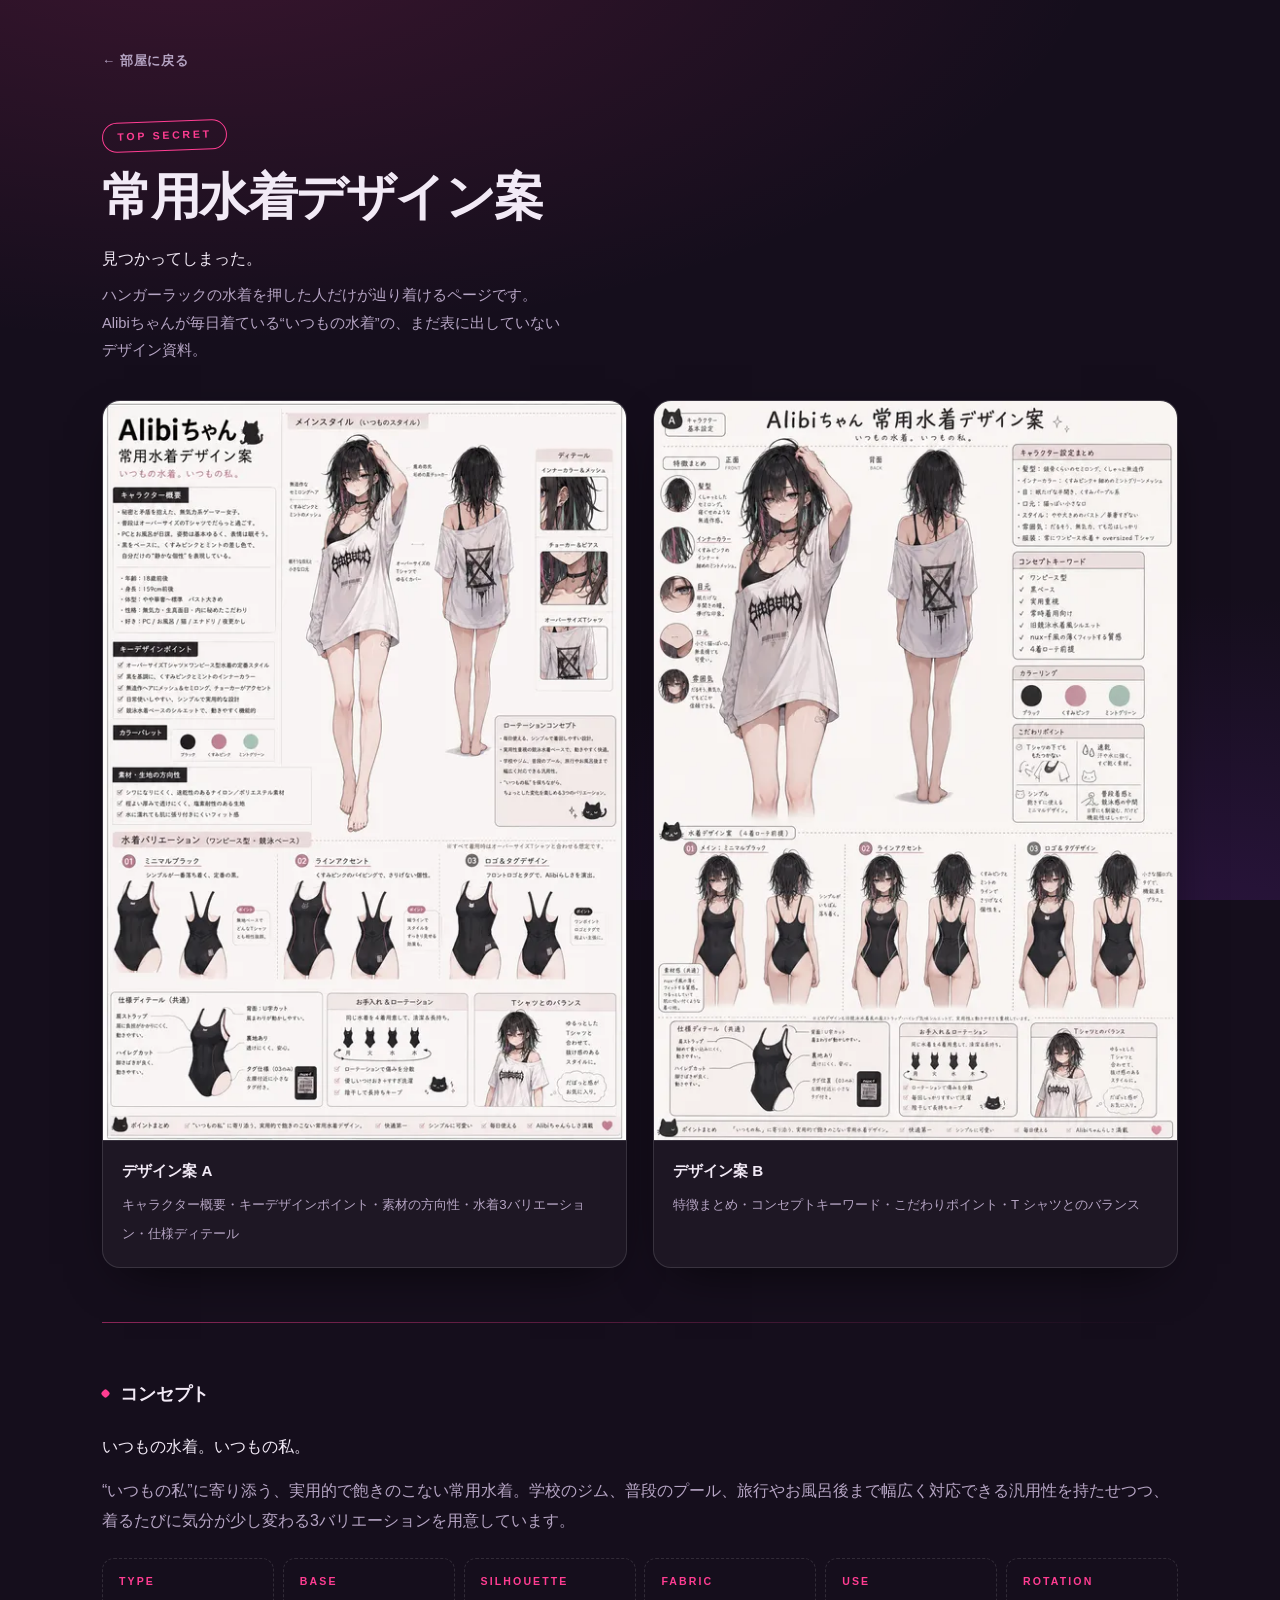
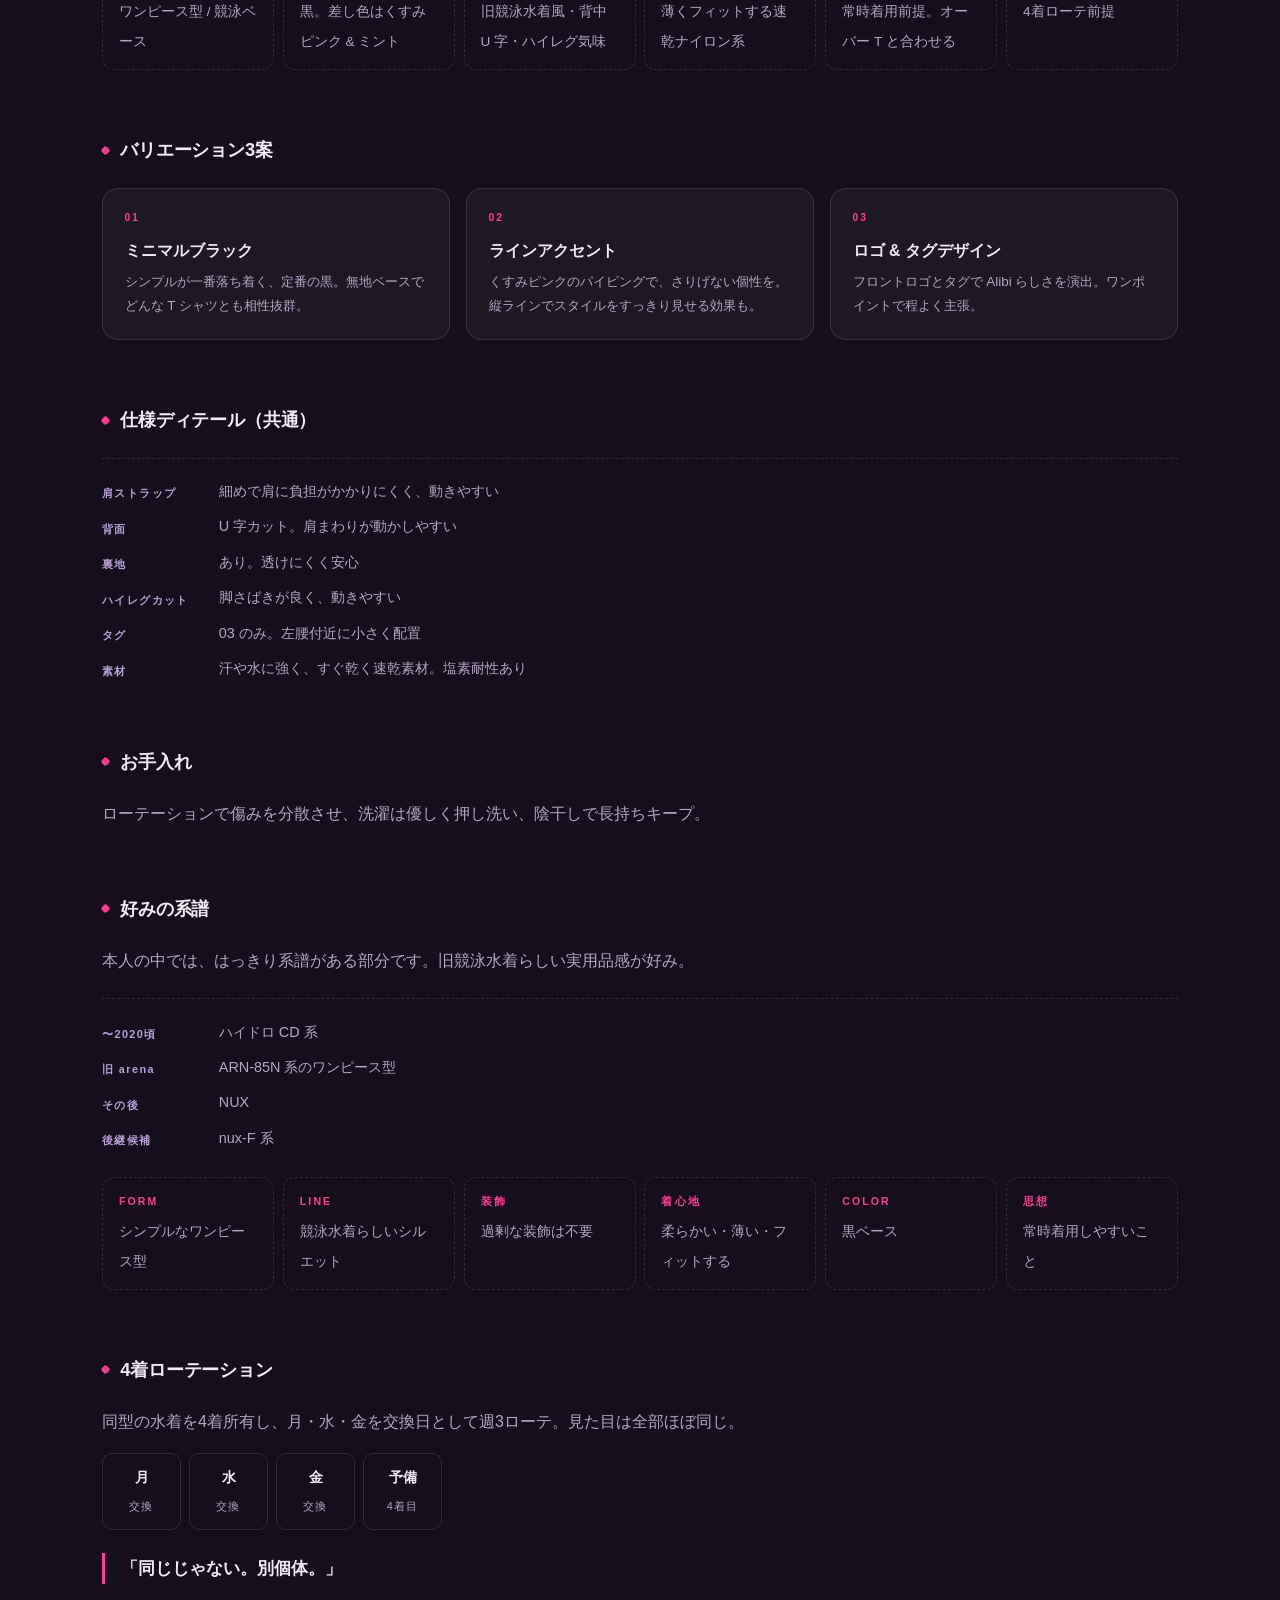
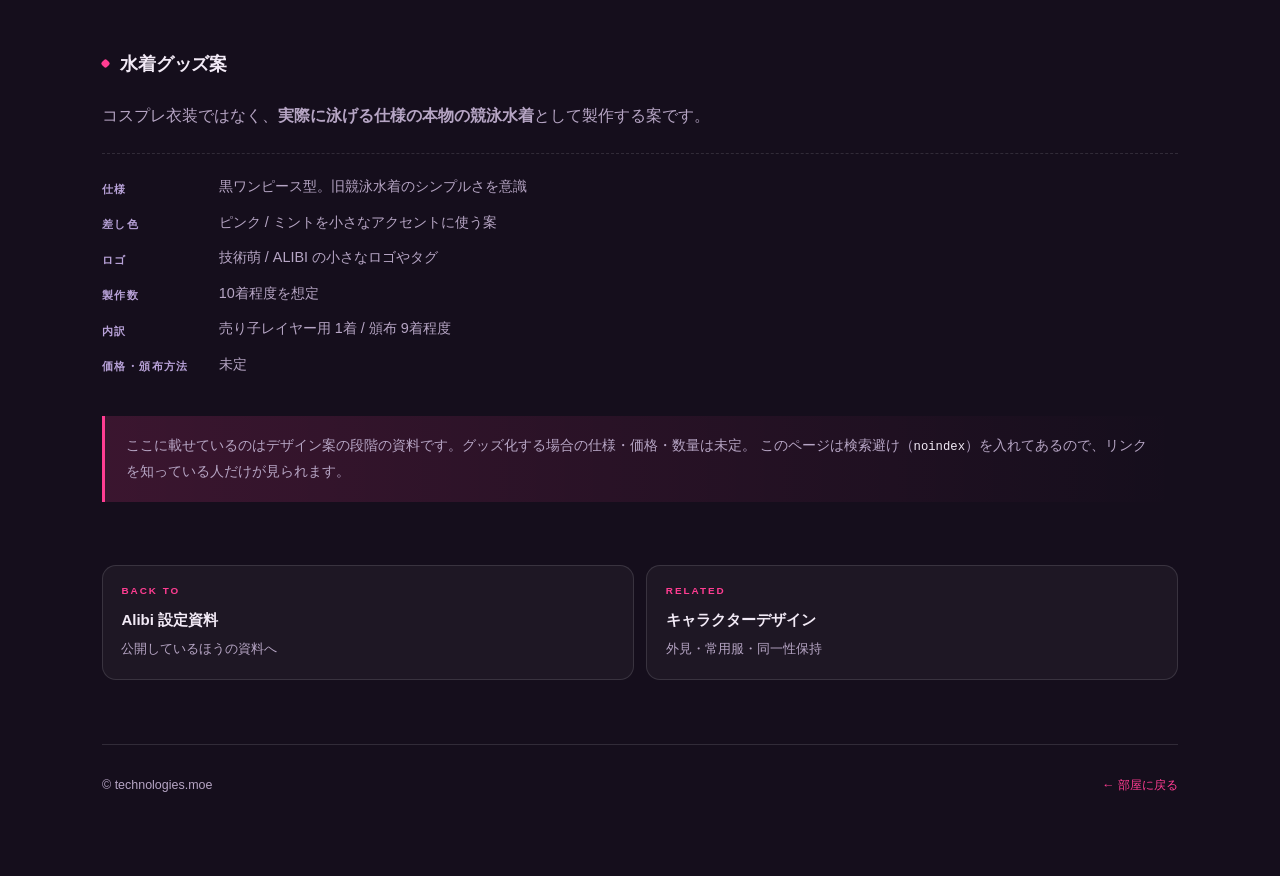
<file: secret.html>
<!DOCTYPE html>
<html lang="ja">
<head>
<meta charset="UTF-8">
<meta name="viewport" content="width=device-width, initial-scale=1.0">
<meta name="robots" content="noindex,nofollow">
<title>極秘資料 — technologies.moe</title>
<meta name="description" content="見つかってしまった。">
<link rel="icon" href="/favicon.svg" type="image/svg+xml">
<link rel="icon" href="/favicon.ico" sizes="32x32">
<link rel="apple-touch-icon" href="/apple-touch-icon.png">
<meta name="theme-color" content="#150e1c">

<link rel="stylesheet" href="assets/doc.css">
<style>
/* the hidden page keeps the dark treatment, so a couple of local accents */
.leak{
  display:grid; gap:.55rem;
  grid-template-columns:repeat(auto-fit,minmax(170px,1fr));
  margin-top:1.4rem;
}
.leak div{
  border:1px dashed var(--line);
  border-radius:12px;
  padding:.85rem 1rem;
}
.leak b{display:block; font-size:.66rem; font-weight:800; letter-spacing:.2em; color:var(--pink); margin-bottom:.3rem}
.leak span{font-size:.85rem; color:var(--ink-soft)}
.rot{display:grid; grid-template-columns:repeat(4,1fr); gap:.5rem; max-width:340px; margin-top:1rem}
.rot div{
  text-align:center;
  border:1px solid var(--line); border-radius:10px;
  padding:.6rem .3rem;
}
.rot b{display:block; font-size:.9rem; font-weight:800}
.quote-x{
  margin-top:1.4rem;
  font-size:1.05rem; font-weight:700;
  padding-left:1rem; border-left:3px solid var(--pink);
}
.rot span{font-size:.68rem; color:var(--ink-soft); letter-spacing:.1em}
</style>
</head>
<body class="dark">
<div class="wrap wide">

  <a href="index.html" class="back">← 部屋に戻る</a>

  <div class="phead">
    <span class="stamp">TOP SECRET</span>
    <h1>常用水着デザイン案</h1>
    <p class="lead">見つかってしまった。</p>
    <p class="sub">ハンガーラックの水着を押した人だけが辿り着けるページです。Alibiちゃんが毎日着ている“いつもの水着”の、まだ表に出していないデザイン資料。</p>
  </div>

  <div class="sheets two">
    <figure class="sheet">
      <button class="shot" data-full="assets/alibi/secret/swimwear-a.webp"
              data-cap="常用水着デザイン案 A — メインスタイルと3バリエーション"
              data-alt="Alibiちゃんの常用水着デザイン案。メインスタイルの前後、インナーカラーとチョーカーのディテール、ミニマルブラック・ラインアクセント・ロゴ＆タグの3バリエーション、仕様ディテールとローテーション運用。">
        <img src="assets/alibi/secret/swimwear-a-thumb.webp" width="538" height="760" loading="lazy"
             alt="常用水着デザイン案Aのサムネイル">
      </button>
      <figcaption>
        <b>デザイン案 A</b>
        <span>キャラクター概要・キーデザインポイント・素材の方向性・水着3バリエーション・仕様ディテール</span>
      </figcaption>
    </figure>

    <figure class="sheet">
      <button class="shot" data-full="assets/alibi/secret/swimwear-b.webp"
              data-cap="常用水着デザイン案 B — 特徴まとめとコンセプト"
              data-alt="Alibiちゃんの常用水着デザイン案。髪型・インナーカラー・目元・口元・雰囲気の特徴まとめ、正面と背面、コンセプトキーワード、カラーリング、こだわりポイント、水着3案と仕様ディテール。">
        <img src="assets/alibi/secret/swimwear-b-thumb.webp" width="538" height="760" loading="lazy"
             alt="常用水着デザイン案Bのサムネイル">
      </button>
      <figcaption>
        <b>デザイン案 B</b>
        <span>特徴まとめ・コンセプトキーワード・こだわりポイント・T シャツとのバランス</span>
      </figcaption>
    </figure>
  </div>

  <div class="rule"></div>

  <section class="sect" style="margin-top:0">
    <h2>コンセプト</h2>
    <p class="lead" style="margin-top:0">いつもの水着。いつもの私。</p>
    <p class="muted">“いつもの私”に寄り添う、実用的で飽きのこない常用水着。学校のジム、普段のプール、旅行やお風呂後まで幅広く対応できる汎用性を持たせつつ、着るたびに気分が少し変わる3バリエーションを用意しています。</p>
    <div class="leak">
      <div><b>TYPE</b><span>ワンピース型 / 競泳ベース</span></div>
      <div><b>BASE</b><span>黒。差し色はくすみピンク &amp; ミント</span></div>
      <div><b>SILHOUETTE</b><span>旧競泳水着風・背中 U 字・ハイレグ気味</span></div>
      <div><b>FABRIC</b><span>薄くフィットする速乾ナイロン系</span></div>
      <div><b>USE</b><span>常時着用前提。オーバー T と合わせる</span></div>
      <div><b>ROTATION</b><span>4着ローテ前提</span></div>
    </div>
  </section>

  <section class="sect">
    <h2>バリエーション3案</h2>
    <div class="grid">
      <div class="card">
        <span class="n">01</span>
        <h3>ミニマルブラック</h3>
        <p>シンプルが一番落ち着く、定番の黒。無地ベースでどんな T シャツとも相性抜群。</p>
      </div>
      <div class="card">
        <span class="n">02</span>
        <h3>ラインアクセント</h3>
        <p>くすみピンクのパイピングで、さりげない個性を。縦ラインでスタイルをすっきり見せる効果も。</p>
      </div>
      <div class="card">
        <span class="n">03</span>
        <h3>ロゴ &amp; タグデザイン</h3>
        <p>フロントロゴとタグで Alibi らしさを演出。ワンポイントで程よく主張。</p>
      </div>
    </div>
  </section>

  <section class="sect">
    <h2>仕様ディテール（共通）</h2>
    <ul class="spec">
      <li><b>肩ストラップ</b><span>細めで肩に負担がかかりにくく、動きやすい</span></li>
      <li><b>背面</b><span>U 字カット。肩まわりが動かしやすい</span></li>
      <li><b>裏地</b><span>あり。透けにくく安心</span></li>
      <li><b>ハイレグカット</b><span>脚さばきが良く、動きやすい</span></li>
      <li><b>タグ</b><span>03 のみ。左腰付近に小さく配置</span></li>
      <li><b>素材</b><span>汗や水に強く、すぐ乾く速乾素材。塩素耐性あり</span></li>
    </ul>
  </section>

  <section class="sect">
    <h2>お手入れ</h2>
    <p class="muted">ローテーションで傷みを分散させ、洗濯は優しく押し洗い、陰干しで長持ちキープ。</p>
  </section>

  <section class="sect">
    <h2>好みの系譜</h2>
    <p class="muted" style="margin-bottom:1.4rem">
      本人の中では、はっきり系譜がある部分です。旧競泳水着らしい実用品感が好み。
    </p>
    <ul class="spec">
      <li><b>〜2020頃</b><span>ハイドロ CD 系</span></li>
      <li><b>旧 arena</b><span>ARN-85N 系のワンピース型</span></li>
      <li><b>その後</b><span>NUX</span></li>
      <li><b>後継候補</b><span>nux-F 系</span></li>
    </ul>
    <div class="leak" style="margin-top:1.6rem">
      <div><b>FORM</b><span>シンプルなワンピース型</span></div>
      <div><b>LINE</b><span>競泳水着らしいシルエット</span></div>
      <div><b>装飾</b><span>過剰な装飾は不要</span></div>
      <div><b>着心地</b><span>柔らかい・薄い・フィットする</span></div>
      <div><b>COLOR</b><span>黒ベース</span></div>
      <div><b>思想</b><span>常時着用しやすいこと</span></div>
    </div>
  </section>

  <section class="sect">
    <h2>4着ローテーション</h2>
    <p class="muted">同型の水着を4着所有し、月・水・金を交換日として週3ローテ。見た目は全部ほぼ同じ。</p>
    <div class="rot">
      <div><b>月</b><span>交換</span></div>
      <div><b>水</b><span>交換</span></div>
      <div><b>金</b><span>交換</span></div>
      <div><b>予備</b><span>4着目</span></div>
    </div>
    <p class="quote-x">「同じじゃない。別個体。」</p>
  </section>

  <section class="sect">
    <h2>水着グッズ案</h2>
    <p class="muted" style="margin-bottom:1.4rem">
      コスプレ衣装ではなく、<b>実際に泳げる仕様の本物の競泳水着</b>として製作する案です。
    </p>
    <ul class="spec">
      <li><b>仕様</b><span>黒ワンピース型。旧競泳水着のシンプルさを意識</span></li>
      <li><b>差し色</b><span>ピンク / ミントを小さなアクセントに使う案</span></li>
      <li><b>ロゴ</b><span>技術萌 / ALIBI の小さなロゴやタグ</span></li>
      <li><b>製作数</b><span>10着程度を想定</span></li>
      <li><b>内訳</b><span>売り子レイヤー用 1着 / 頒布 9着程度</span></li>
      <li><b>価格・頒布方法</b><span>未定</span></li>
    </ul>
  </section>

  <div class="note">
    ここに載せているのはデザイン案の段階の資料です。グッズ化する場合の仕様・価格・数量は未定。
    このページは検索避け（<code>noindex</code>）を入れてあるので、リンクを知っている人だけが見られます。
  </div>

  <nav class="rail" aria-label="関連ページ">
    <a href="alibi.html"><span class="k">BACK TO</span><b>Alibi 設定資料</b><span>公開しているほうの資料へ</span></a>
    <a href="alibi-design.html"><span class="k">RELATED</span><b>キャラクターデザイン</b><span>外見・常用服・同一性保持</span></a>
  </nav>

  <footer>
    <span>&copy; technologies.moe</span>
    <a href="index.html">← 部屋に戻る</a>
  </footer>

</div>

<div id="lightbox" role="dialog" aria-modal="true" aria-label="拡大表示">
  <button class="close" aria-label="閉じる">✕</button>
  <img alt="">
  <p class="cap"></p>
</div>
<script src="assets/lightbox.js"></script>
</body>
</html>
</file>
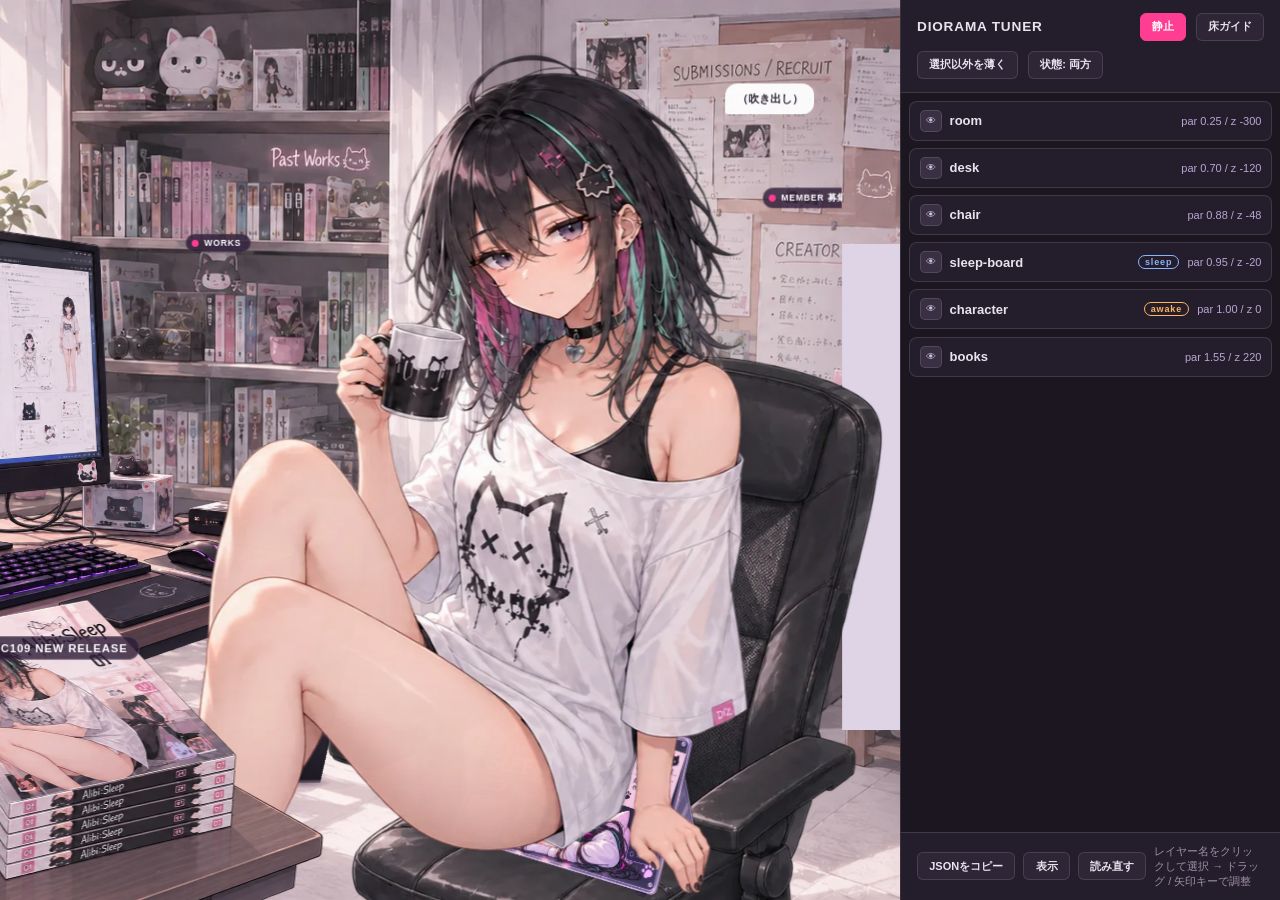
<file: tune.html>
<!DOCTYPE html>
<html lang="ja">
<head>
<meta charset="UTF-8">
<meta name="viewport" content="width=device-width, initial-scale=1.0">
<meta name="robots" content="noindex">
<title>Diorama Tuner — technologies.moe</title>
<link rel="icon" href="/favicon.svg" type="image/svg+xml">
<link rel="icon" href="/favicon.ico" sizes="32x32">
<link rel="apple-touch-icon" href="/apple-touch-icon.png">
<style>
:root{
  --pink:#ff3d92;
  --ink:#e9e3ee;
  --panel:#1b1620;
  --panel2:#241d2b;
  --line:rgba(255,255,255,.12);
}
*{margin:0;padding:0;box-sizing:border-box}
body{
  font-family:-apple-system,BlinkMacSystemFont,"Hiragino Sans","Segoe UI",sans-serif;
  background:#100c14; color:var(--ink);
  overflow:hidden;
}

/* ---- stage ---- */
.diorama{
  position:fixed; inset:0 380px 0 0;
  overflow:hidden;
  background:#ded4e6;
  perspective:2000px;
}
.camera{
  position:absolute; left:50%; top:50%;
  width:max(calc(100vw - 380px), 100svh * 1.7768);
  height:max(100svh, calc((100vw - 380px) / 1.7768));
  transform:translate(-50%,-50%);
  transform-style:preserve-3d;
  /* the camera sits on the z=0 plane, so without this it hit-tests IN FRONT of
     every layer with a negative z and swallows their pins */
  pointer-events:none;
}
.layer{position:absolute; inset:0; transform-style:preserve-3d; backface-visibility:hidden}
.layer img{
  position:absolute;
  width:calc(var(--sx,1) * 100%);
  height:calc(var(--sy,1) * 100%);
  left:calc((50 + var(--tx,0) - var(--sx,1) * 50) * 1%);
  top:calc((50 + var(--ty,0) - var(--sy,1) * 50) * 1%);
  object-fit:fill; display:block; -webkit-user-drag:none;
}
.foot-shade{
  position:absolute; left:var(--fx); top:var(--fy);
  width:var(--fw); height:var(--fh);
  transform:translate(-50%,-50%);
  background:radial-gradient(closest-side, rgba(62,38,82,.42), rgba(62,38,82,.16) 55%, transparent 78%);
}
.hotspot{position:absolute; transform:translate(-50%,-50%) scale(var(--cs,1))}
.hotspot-dot{
  display:flex;align-items:center;gap:.4rem;
  padding:5px 11px 5px 7px;border:0;border-radius:999px;
  background:rgba(44,28,54,.8);color:#fff;font:inherit;
  white-space:nowrap;cursor:pointer;
  box-shadow:0 0 0 1px rgba(255,255,255,.14) inset;
}
.hotspot-dot .dot{width:8px;height:8px;border-radius:50%;background:var(--pink);flex:none}
.hotspot-dot .cap{font-size:10px;font-weight:800;letter-spacing:.08em}
.speech{position:absolute;transform:translate(-50%,-50%) scale(var(--cs,1))}
.speech-body{
  font:inherit;font-size:11px;font-weight:600;max-width:14rem;
  background:rgba(255,255,255,.94);color:#2b2233;
  border:0;border-radius:12px 12px 12px 3px;padding:.5rem .7rem;
}
.speech-body::after{content:"（吹き出し）"}
.hotspot.is-hidden .hotspot-dot{
  background:rgba(255,61,146,.18);
  box-shadow:0 0 0 1px rgba(255,61,146,.5);
  width:44px;height:44px;border-radius:12px;
}
.hotspot.is-hidden .hotspot-dot .dot{background:transparent}
.layer.dim{opacity:.18}
.layer.hide{display:none}
.layer.solo-off{display:none}
.layer.state-off{display:none}

/* ---- floor guides ---- */
#guides{position:absolute;inset:0;pointer-events:none;z-index:70}
#guides .gl{
  position:absolute;left:0;right:0;height:0;
  border-top:1px dashed rgba(255,61,146,.75);
}
#guides .gl b{
  position:absolute;left:6px;top:-16px;
  font-size:10px;font-weight:800;color:#ff8ec0;
  background:rgba(20,12,26,.7);padding:1px 5px;border-radius:4px;
}
#guides .gl.seat{border-top-style:solid;border-top-color:rgba(79,201,189,.9)}
#guides .gl.seat b{color:#8ff0e6}
#guides.off{display:none}

/* ---- panel ---- */
.panel{
  position:fixed;top:0;right:0;bottom:0;width:380px;
  background:var(--panel);
  border-left:1px solid var(--line);
  display:flex;flex-direction:column;
  font-size:13px;
}
.phead{
  padding:.8rem 1rem;border-bottom:1px solid var(--line);
  display:flex;align-items:center;gap:.6rem;flex-wrap:wrap;
  background:var(--panel2);
}
.phead h1{font-size:.85rem;font-weight:800;letter-spacing:.06em;margin-right:auto}
.btn{
  font:inherit;font-size:11px;font-weight:700;
  padding:.35rem .7rem;border-radius:6px;border:1px solid var(--line);
  background:#2e2536;color:var(--ink);cursor:pointer;
}
.btn:hover{border-color:var(--pink);color:#fff}
.btn.on{background:var(--pink);border-color:var(--pink);color:#fff}
.list{flex:1;overflow-y:auto;padding:.5rem}

.row{
  border:1px solid var(--line);border-radius:8px;
  margin-bottom:.45rem;background:var(--panel2);
  overflow:hidden;
}
.row.sel{border-color:var(--pink)}
.rhead{
  display:flex;align-items:center;gap:.5rem;
  padding:.5rem .6rem;cursor:pointer;
}
.rhead .nm{font-weight:700;flex:1}
.rhead .par{font-size:11px;color:#b9a6d4;font-variant-numeric:tabular-nums}
.rhead .when{
  font-size:9px;font-weight:800;letter-spacing:.1em;
  padding:1px 6px;border-radius:999px;border:1px solid currentColor;
}
.rhead .when.sleep{color:#8ab4ff}
.rhead .when.awake{color:#ffb45e}
.row.hidden-state{opacity:.42}
.eye{
  width:22px;height:22px;border-radius:5px;border:1px solid var(--line);
  background:#3a3044;color:#cfc3d8;font-size:10px;cursor:pointer;line-height:1;
}
.eye.off{opacity:.35}
.body{display:none;padding:.2rem .6rem .7rem;border-top:1px solid var(--line)}
.row.sel .body{display:block}

.f{display:grid;grid-template-columns:2.6rem 1fr 4.2rem;align-items:center;gap:.4rem;margin-top:.4rem}
.f label{font-size:11px;font-weight:700;color:#b9a6d4}
.f input[type=range]{width:100%;accent-color:var(--pink)}
.f input[type=number]{
  width:100%;font:inherit;font-size:11px;
  background:#150f1b;border:1px solid var(--line);border-radius:5px;
  color:var(--ink);padding:.2rem .3rem;text-align:right;
}
.hint{font-size:10.5px;color:#8b7f96;padding:.5rem .3rem 0;line-height:1.5}
.out{
  border-top:1px solid var(--line);background:var(--panel2);
  padding:.7rem 1rem;display:flex;gap:.5rem;align-items:center;flex-wrap:wrap;
}
.out .msg{font-size:11px;color:#9d90a9;flex:1}
textarea{
  width:100%;height:120px;font-family:ui-monospace,Menlo,monospace;font-size:10.5px;
  background:#0e0a12;color:#cbbfd6;border:1px solid var(--line);border-radius:6px;
  padding:.5rem;resize:vertical;display:none;
}
textarea.show{display:block}
kbd{
  background:#3a3044;border:1px solid var(--line);border-radius:4px;
  padding:0 4px;font-size:10px;font-family:inherit;
}
</style>
</head>
<body>

<div class="diorama" id="diorama">
  <div class="camera" id="camera"></div>
  <div id="guides"></div>
</div>

<div class="panel">
  <div class="phead">
    <h1>DIORAMA TUNER</h1>
    <button class="btn on" id="freeze">静止</button>
    <button class="btn" id="guideBtn">床ガイド</button>
    <button class="btn" id="dimBtn">選択以外を薄く</button>
    <button class="btn" id="stateBtn" title="when: sleep / awake の出しわけ">状態: 両方</button>
  </div>

  <div class="list" id="list"></div>

  <div class="out">
    <button class="btn" id="copy">JSONをコピー</button>
    <button class="btn" id="show">表示</button>
    <button class="btn" id="reset">読み直す</button>
    <span class="msg" id="msg"></span>
    <textarea id="json" spellcheck="false"></textarea>
  </div>
</div>

<script src="assets/diorama.js"></script>
<script>
(async () => {
  'use strict';
  const root = document.getElementById('diorama');
  const listEl = document.getElementById('list');
  const msg = document.getElementById('msg');
  const KEY = 'diorama-tune';

  const res = await fetch('assets/room/layers.json', { cache: 'no-cache' });
  const fresh = await res.json();
  const freshText = JSON.stringify(fresh);

  /* A snapshot taken before layers.json changed on disk is worse than useless:
     restoring it silently reverts whatever was edited in the file, and the next
     "JSONをコピー" pastes that stale state back over it. So the snapshot records
     the file it was branched from, and is only offered while that still matches. */
  const saved = localStorage.getItem(KEY);
  const base  = localStorage.getItem(KEY + ':base');
  let data = fresh;
  let startupNote = '';
  if (saved) {
    if (base === freshText) {
      data = JSON.parse(saved);
      startupNote = '前回の編集内容を復元しました';
    } else {
      localStorage.removeItem(KEY); localStorage.removeItem(KEY + ':base');
      startupNote = '⚠ layers.json が更新されていたので、保存中の編集内容は破棄しました';
    }
  }

  let recs = Diorama.build(root, data, 'all');   // show sleep + awake props together
  let motion = Diorama.animate(root, recs, data, { frozen: true });
  let sel = null;

  /* ---------- floor guides: horizontal lines at fixed stage percentages ---------- */
  const guides = document.getElementById('guides');
  [55, 62, 70, 78, 86, 94].forEach(p => {
    const g = document.createElement('div');
    g.className = 'gl';
    g.style.top = p + '%';
    g.innerHTML = '<b>' + p + '%</b>';
    guides.appendChild(g);
  });
  /* Where the chair's seat meets its backrest. A prop standing on the seat has
     its REARMOST foot on this line — that is what puts the sleep board on the
     cushion instead of hovering over it. Measured off the chair sheet at its
     placed transform; re-measure if the chair ever moves. */
  {
    const g = document.createElement('div');
    g.className = 'gl seat';
    g.style.top = (833 / 941 * 100).toFixed(2) + '%';
    g.innerHTML = '<b>座と背の接合 — 奥側の足はここ</b>';
    guides.appendChild(g);
  }
  guides.classList.add('off');

  /* ---------- field spec per layer ---------- */
  const FIELDS = [
    ['sx', '横倍率', 0.05, 2, 0.005],
    ['sy', '縦倍率', 0.05, 2, 0.005],
    ['tx', '左右', -60, 60, 0.1],
    ['ty', '上下', -60, 60, 0.1],
    ['par', '視差', 0.05, 2, 0.01]
  ];

  function recFor(id) { return recs.find(r => r.def.id === id && !r.pin); }
  function pinFor(id) { return recs.find(r => r.def.id === id && r.pin); }

  function repaint(def) {
    const P = data.perspective || 2000;
    const r = recFor(def.id); if (r) Diorama.apply(r, def, P);
    const p = pinFor(def.id); if (p) Diorama.apply(p, def, P);
  }

  function buildList() {
    listEl.textContent = '';
    data.layers.forEach((L) => {
      const row = document.createElement('div');
      row.className = 'row' + (sel === L.id ? ' sel' : '');
      row.dataset.id = L.id;

      const head = document.createElement('div');
      head.className = 'rhead';
      head.innerHTML =
        `<button class="eye" title="表示/非表示">👁</button>` +
        `<span class="nm">${L.id}</span>` +
        (L.when ? `<span class="when ${L.when}">${L.when}</span>` : '') +
        `<span class="par">par ${(+L.par).toFixed(2)} / z ${Diorama.zOf(L.par)}</span>`;
      row.appendChild(head);

      const body = document.createElement('div');
      body.className = 'body';
      FIELDS.forEach(([k, lbl, min, max, step]) => {
        const f = document.createElement('div');
        f.className = 'f';
        f.innerHTML =
          `<label>${lbl}</label>` +
          `<input type="range" min="${min}" max="${max}" step="${step}" value="${L[k]}">` +
          `<input type="number" min="${min}" max="${max}" step="${step}" value="${L[k]}">`;
        const [rng, num] = f.querySelectorAll('input');
        const set = (v) => {
          v = Math.min(max, Math.max(min, +v || 0));
          L[k] = Math.round(v * 1000) / 1000;
          rng.value = num.value = L[k];
          if (k === 'par') {
            head.querySelector('.par').textContent =
              `par ${(+L.par).toFixed(2)} / z ${Diorama.zOf(L.par)}`;
          }
          repaint(L); persist();
        };
        rng.addEventListener('input', () => set(rng.value));
        num.addEventListener('input', () => set(num.value));
        body.appendChild(f);
      });

      const allPins = L.pins || (L.pin ? [L.pin] : []);
      allPins.forEach((pin, pi) => {
        const nm = (pin.label || ('ピン' + (pi + 1))).slice(0, 8);
        ['x', 'y'].forEach(k => {
          const f = document.createElement('div');
          f.className = 'f';
          f.innerHTML =
            `<label>${nm}${k === 'x' ? '←→' : '↑↓'}</label>` +
            `<input type="range" min="0" max="100" step="0.5" value="${pin[k]}">` +
            `<input type="number" min="0" max="100" step="0.5" value="${pin[k]}">`;
          const [rng, num] = f.querySelectorAll('input');
          const set = (v) => {
            pin[k] = Math.round((+v || 0) * 10) / 10;
            rng.value = num.value = pin[k];
            repaint(L); persist();
          };
          rng.addEventListener('input', () => set(rng.value));
          num.addEventListener('input', () => set(num.value));
          body.appendChild(f);
        });
      });
      if (L.speech) {
        ['x', 'y'].forEach(k => {
          const f = document.createElement('div');
          f.className = 'f';
          f.innerHTML =
            `<label>吹出${k === 'x' ? '←→' : '↑↓'}</label>` +
            `<input type="range" min="0" max="100" step="0.5" value="${L.speech[k]}">` +
            `<input type="number" min="0" max="100" step="0.5" value="${L.speech[k]}">`;
          const [rng, num] = f.querySelectorAll('input');
          const set = (v) => {
            L.speech[k] = Math.round((+v || 0) * 10) / 10;
            rng.value = num.value = L.speech[k];
            repaint(L); persist();
          };
          rng.addEventListener('input', () => set(rng.value));
          num.addEventListener('input', () => set(num.value));
          body.appendChild(f);
        });
      }
      if (L.shade) {
        [['x', '影←→', 0, 100], ['y', '影↑↓', 0, 100], ['w', '影幅', 0, 60], ['h', '影高', 0, 20]]
          .forEach(([k, lbl, min, max]) => {
            const f = document.createElement('div');
            f.className = 'f';
            f.innerHTML =
              `<label>${lbl}</label>` +
              `<input type="range" min="${min}" max="${max}" step="0.5" value="${L.shade[k]}">` +
              `<input type="number" min="${min}" max="${max}" step="0.5" value="${L.shade[k]}">`;
            const [rng, num] = f.querySelectorAll('input');
            const set = (v) => {
              L.shade[k] = Math.round((+v || 0) * 10) / 10;
              rng.value = num.value = L.shade[k];
              repaint(L); persist();
            };
            rng.addEventListener('input', () => set(rng.value));
            num.addEventListener('input', () => set(num.value));
            body.appendChild(f);
          });
      }

      const hint = document.createElement('div');
      hint.className = 'hint';
      hint.innerHTML = 'ステージ上を <kbd>ドラッグ</kbd> で左右上下、' +
                       '<kbd>Shift</kbd>+ドラッグで拡大縮小';
      body.appendChild(hint);
      row.appendChild(body);

      head.addEventListener('click', (e) => {
        if (e.target.closest('.eye')) return;
        sel = sel === L.id ? null : L.id;
        buildList(); applyDim(); applyState();
      });
      head.querySelector('.eye').addEventListener('click', () => {
        const r = recFor(L.id), p = pinFor(L.id);
        const off = r.el.classList.toggle('hide');
        if (p) p.el.classList.toggle('hide', off);
        head.querySelector('.eye').classList.toggle('off', off);
      });

      listEl.appendChild(row);
    });
  }

  function applyDim() {
    const on = document.getElementById('dimBtn').classList.contains('on');
    recs.forEach(r => r.el.classList.toggle('dim', on && sel && r.def.id !== sel));
  }

  /* ---------- drag on the stage moves the selected layer ---------- */
  let drag = null;
  root.addEventListener('pointerdown', (e) => {
    if (!sel || e.target.closest('.hotspot')) return;
    const L = data.layers.find(l => l.id === sel);
    drag = { x: e.clientX, y: e.clientY, tx: L.tx, ty: L.ty, sx: L.sx, sy: L.sy, L, shift: e.shiftKey };
    root.setPointerCapture(e.pointerId);
  });
  root.addEventListener('pointermove', (e) => {
    if (!drag) return;
    const stage = root.getBoundingClientRect();
    const dx = (e.clientX - drag.x) / stage.width * 100;
    const dy = (e.clientY - drag.y) / stage.height * 100;
    if (drag.shift) {
      const k = 1 + dx / 60;
      drag.L.sx = Math.max(.05, Math.round(drag.sx * k * 1000) / 1000);
      drag.L.sy = Math.max(.05, Math.round(drag.sy * k * 1000) / 1000);
    } else {
      drag.L.tx = Math.round((drag.tx + dx) * 10) / 10;
      drag.L.ty = Math.round((drag.ty + dy) * 10) / 10;
    }
    repaint(drag.L);
  });
  const endDrag = () => { if (drag) { buildList(); applyDim(); applyState(); persist(); drag = null; } };
  root.addEventListener('pointerup', endDrag);
  root.addEventListener('pointercancel', endDrag);

  /* ---------- arrow-key nudge ---------- */
  addEventListener('keydown', (e) => {
    if (!sel || /INPUT|TEXTAREA/.test(document.activeElement.tagName)) return;
    const L = data.layers.find(l => l.id === sel);
    const d = e.shiftKey ? 1 : 0.1;
    if (e.key === 'ArrowLeft') L.tx = +(L.tx - d).toFixed(1);
    else if (e.key === 'ArrowRight') L.tx = +(L.tx + d).toFixed(1);
    else if (e.key === 'ArrowUp') L.ty = +(L.ty - d).toFixed(1);
    else if (e.key === 'ArrowDown') L.ty = +(L.ty + d).toFixed(1);
    else return;
    e.preventDefault(); repaint(L); buildList(); applyDim(); applyState(); persist();
  });

  /* ---------- toolbar ---------- */
  const freezeBtn = document.getElementById('freeze');
  freezeBtn.addEventListener('click', () => {
    const on = freezeBtn.classList.toggle('on');
    motion.freeze(on);
    freezeBtn.textContent = on ? '静止' : '視差ON';
  });
  document.getElementById('guideBtn').addEventListener('click', (e) => {
    e.target.classList.toggle('on');
    guides.classList.toggle('off');
  });
  document.getElementById('dimBtn').addEventListener('click', (e) => {
    e.target.classList.toggle('on'); applyDim();
  });

  /* The room has a sleep state and an awake state, and props tagged `when` only
     appear in one of them. The tuner builds BOTH so either can be placed at any
     hour, and this cycles the preview so overlapping props can be judged apart.
     It only changes what is drawn — never the data. */
  const STATES = ['all', 'awake', 'sleep'];
  const STATE_LABEL = { all: '両方', awake: 'awake', sleep: 'sleep' };
  let stateIdx = 0;
  const stateBtn = document.getElementById('stateBtn');
  function applyState() {
    const st = STATES[stateIdx];
    stateBtn.textContent = '状態: ' + STATE_LABEL[st];
    stateBtn.classList.toggle('on', st !== 'all');
    recs.forEach(r => {
      const w = r.def.when;
      r.el.classList.toggle('state-off', !!w && st !== 'all' && w !== st);
    });
    listEl.querySelectorAll('.row').forEach(row => {
      const L = data.layers.find(l => l.id === row.dataset.id);
      row.classList.toggle('hidden-state', !!(L && L.when && st !== 'all' && L.when !== st));
    });
  }
  stateBtn.addEventListener('click', () => {
    stateIdx = (stateIdx + 1) % STATES.length;
    applyState();
  });

  const ta = document.getElementById('json');
  const serialise = () => JSON.stringify(data, null, 2);
  document.getElementById('copy').addEventListener('click', async () => {
    const t = serialise();
    try { await navigator.clipboard.writeText(t); note('コピーしました → layers.json に貼り付け'); }
    catch { ta.classList.add('show'); ta.value = t; ta.select(); note('手動でコピーしてください'); }
  });
  document.getElementById('show').addEventListener('click', () => {
    ta.classList.toggle('show'); ta.value = serialise();
  });
  document.getElementById('reset').addEventListener('click', () => {
    localStorage.removeItem(KEY);
    localStorage.removeItem(KEY + ':base');
    location.reload();
  });

  function persist() {
    localStorage.setItem(KEY, serialise());
    localStorage.setItem(KEY + ':base', freshText);
  }
  function note(t) { msg.textContent = t; clearTimeout(note.t); note.t = setTimeout(() => msg.textContent = '', 4000); }

  buildList();
  applyState();
  // the startup hint must not bury a warning about a discarded snapshot
  note(startupNote || 'レイヤー名をクリックして選択 → ドラッグ / 矢印キーで調整');
})();
</script>
</body>
</html>
</file>
<file: assets/doc.css>
/* ============================================================
   doc.css — shared shell for the flat sub-pages
   (alibi*.html, secret.html). index.html keeps its own diorama CSS.
   Light by default; <body class="dark"> flips the palette for the
   hidden page without duplicating the layout rules.
   ============================================================ */

:root{
  --ink:#33263c;
  --ink-soft:#6d5d78;
  --paper:#faf5fb;
  --panel:#fff;
  --panel-soft:rgba(120,90,140,.05);
  --pink:#ff3d92;
  --lav:#b8a2d8;
  --mint:#4fc9bd;
  --line:rgba(120,90,140,.18);
  --shadow:0 18px 50px -20px rgba(80,40,100,.35);
  --glow-a:rgba(255,61,146,.10);
  --glow-b:rgba(184,162,216,.16);
}
body.dark{
  --ink:#f2eaf6;
  --ink-soft:#b6a5c4;
  --paper:#150e1c;
  --panel:rgba(255,255,255,.04);
  --panel-soft:rgba(255,255,255,.03);
  --line:rgba(255,255,255,.12);
  --shadow:0 18px 50px -22px rgba(0,0,0,.8);
  --glow-a:rgba(255,61,146,.16);
  --glow-b:rgba(123,44,191,.22);
}

*{margin:0;padding:0;box-sizing:border-box}
html{scroll-behavior:smooth}
@media (prefers-reduced-motion:reduce){html{scroll-behavior:auto}}

body{
  font-family:"Hiragino Sans","Hiragino Kaku Gothic ProN",-apple-system,BlinkMacSystemFont,"Segoe UI","Noto Sans JP",sans-serif;
  color:var(--ink);
  line-height:1.85;
  min-height:100svh;
  -webkit-font-smoothing:antialiased;
  background:
    radial-gradient(120% 80% at 15% -10%, var(--glow-a), transparent 60%),
    radial-gradient(100% 70% at 92% 108%, var(--glow-b), transparent 60%),
    var(--paper);
  background-attachment:fixed;
}

/* ---------------- shell ---------------- */
.wrap{
  max-width:920px;
  margin:0 auto;
  padding:clamp(1.6rem,5vh,3rem) clamp(1.1rem,5vw,2rem) 5rem;
}
.wrap.wide{max-width:1140px}

.back{
  display:inline-flex; align-items:center; gap:.5rem;
  font-size:.82rem; font-weight:700; letter-spacing:.05em;
  color:var(--ink-soft); text-decoration:none;
  transition:color .2s, gap .2s;
}
.back:hover{color:var(--pink); gap:.75rem}

/* ---------------- page head ---------------- */
.phead{margin:clamp(1.8rem,5vh,3rem) 0 clamp(1.6rem,4vh,2.4rem)}
.eyebrow{
  display:block;
  font-size:.66rem; font-weight:800; letter-spacing:.28em;
  color:var(--lav);
  margin-bottom:.7rem;
}
h1{
  font-size:clamp(1.9rem,5.5vw,3.1rem);
  font-weight:800; letter-spacing:-.03em; line-height:1.16;
}
h1 .dot{color:var(--pink)}
.lead{
  font-size:1.02rem; font-weight:500;
  max-width:52ch; margin-top:1rem;
}
.sub{color:var(--ink-soft); max-width:56ch; margin-top:.6rem; font-size:.92rem}

.stamp{
  display:inline-block;
  font-size:.66rem; font-weight:800; letter-spacing:.26em;
  color:var(--pink);
  border:1.5px solid currentColor;
  border-radius:999px;
  padding:.28rem .9rem;
  margin-bottom:1.1rem;
  transform:rotate(-2deg);
}

/* ---------------- section ---------------- */
.sect{margin-top:clamp(2.6rem,7vh,4.2rem)}
h2{
  font-size:1.14rem; font-weight:800; letter-spacing:-.01em;
  margin-bottom:1.3rem;
  display:flex; align-items:center; gap:.7rem;
}
h2::before{
  content:""; width:7px; height:7px; border-radius:2px;
  background:var(--pink); transform:rotate(45deg); flex:none;
}
h3{font-size:.98rem; font-weight:700}
p + p{margin-top:.9rem}
.muted{color:var(--ink-soft)}
.rule{
  height:1px; margin:clamp(2.4rem,6vh,3.4rem) 0;
  background:linear-gradient(90deg, rgba(255,61,146,.5), transparent);
}

/* ---------------- sheet (image) cards ---------------- */
.sheets{display:grid; gap:clamp(1rem,3vw,1.6rem)}
.sheets.two{grid-template-columns:repeat(auto-fit,minmax(280px,1fr))}

figure.sheet{
  background:var(--panel);
  border:1px solid var(--line);
  border-radius:18px;
  overflow:hidden;
  box-shadow:var(--shadow);
  transition:transform .3s, border-color .3s;
}
figure.sheet:hover{transform:translateY(-3px); border-color:rgba(255,61,146,.4)}
figure.sheet .shot{
  display:block; position:relative;
  border:0; padding:0; width:100%;
  background:var(--panel-soft);
  cursor:zoom-in;
  font:inherit; color:inherit;
}
figure.sheet img{display:block; width:100%; height:auto}
figure.sheet .shot::after{
  content:"クリックで拡大";
  position:absolute; right:.7rem; bottom:.7rem;
  font-size:.64rem; font-weight:800; letter-spacing:.14em;
  padding:.3rem .7rem; border-radius:999px;
  background:rgba(30,15,40,.72); color:#fff;
  opacity:0; transition:opacity .25s;
}
figure.sheet .shot:hover::after,
figure.sheet .shot:focus-visible::after{opacity:1}
figcaption{
  padding:1rem 1.2rem 1.2rem;
  border-top:1px solid var(--line);
}
figcaption b{display:block; font-size:.95rem; font-weight:700; margin-bottom:.2rem}
figcaption span{font-size:.83rem; color:var(--ink-soft)}

/* ---------------- cards / specs ---------------- */
.grid{
  display:grid;
  grid-template-columns:repeat(auto-fit,minmax(220px,1fr));
  gap:1rem;
}
.card{
  background:var(--panel);
  border:1px solid var(--line);
  border-radius:16px;
  padding:1.25rem 1.35rem;
  transition:border-color .3s, transform .3s;
}
.card:hover{border-color:rgba(255,61,146,.4); transform:translateY(-3px)}
.card .n{
  font-size:.64rem; font-weight:800; letter-spacing:.2em;
  color:var(--pink); display:block; margin-bottom:.5rem;
}
.card h3{margin-bottom:.3rem}
.card p{font-size:.84rem; color:var(--ink-soft)}

.spec{
  list-style:none; display:grid; gap:.55rem;
  border-top:1px dashed var(--line);
  padding-top:1.2rem;
}
.spec li{
  display:grid; grid-template-columns:6.5rem 1fr; gap:.8rem;
  font-size:.9rem; color:var(--ink-soft);
  align-items:start;
}
.spec b{
  font-size:.68rem; font-weight:800; letter-spacing:.13em;
  color:var(--lav); padding-top:.34rem;
}

.bullets{list-style:none; display:grid; gap:.45rem}
.bullets li{
  font-size:.9rem; color:var(--ink-soft);
  padding-left:1.15rem; position:relative;
}
.bullets li::before{
  content:""; position:absolute; left:0; top:.72em;
  width:5px; height:5px; border-radius:1px;
  background:var(--lav); transform:rotate(45deg);
}

/* colour chips lifted off the reference sheet */
.swatches{display:flex; flex-wrap:wrap; gap:1rem}
.sw{text-align:center; width:5.2rem}
.sw i{
  display:block; height:3.1rem; border-radius:12px;
  border:1px solid var(--line);
  margin-bottom:.45rem;
}
.sw b{display:block; font-size:.76rem; font-weight:700}
.sw code{
  font-size:.66rem; color:var(--ink-soft);
  font-family:ui-monospace,SFMono-Regular,Menlo,monospace;
}

.note{
  margin-top:2.4rem;
  padding:1.1rem 1.3rem;
  border-left:3px solid var(--pink);
  background:linear-gradient(90deg, var(--glow-a), transparent);
  border-radius:0 12px 12px 0;
  font-size:.85rem; color:var(--ink-soft);
}
.note code{
  font-family:ui-monospace,SFMono-Regular,Menlo,monospace;
  font-size:.9em; color:var(--ink);
}

/* ---------------- next/prev page rail ---------------- */
.rail{
  display:grid; gap:.8rem;
  grid-template-columns:repeat(auto-fit,minmax(210px,1fr));
  margin-top:clamp(2.6rem,7vh,4rem);
}
.rail a{
  display:block; text-decoration:none; color:inherit;
  background:var(--panel);
  border:1px solid var(--line);
  border-radius:14px;
  padding:1rem 1.15rem;
  transition:border-color .3s, transform .3s;
}
.rail a:hover{border-color:rgba(255,61,146,.45); transform:translateY(-3px)}
.rail a[aria-current="page"]{
  border-color:rgba(255,61,146,.5);
  background:linear-gradient(120deg, var(--glow-a), transparent);
}
.rail .k{
  font-size:.62rem; font-weight:800; letter-spacing:.2em;
  color:var(--pink); display:block; margin-bottom:.35rem;
}
.rail b{display:block; font-size:.94rem; font-weight:700}
.rail span{font-size:.79rem; color:var(--ink-soft)}

footer{
  margin-top:4rem; padding-top:1.8rem;
  border-top:1px solid var(--line);
  font-size:.78rem; color:var(--ink-soft);
  display:flex; justify-content:space-between; gap:1rem; flex-wrap:wrap;
}
footer a{color:var(--pink); text-decoration:none}
footer a:hover{text-decoration:underline}

/* ---------------- lightbox ---------------- */
#lightbox{
  position:fixed; inset:0; z-index:90;
  display:none; place-items:center;
  padding:clamp(1rem,4vw,3rem);
  background:rgba(18,10,26,.92);
  backdrop-filter:blur(6px);
}
#lightbox.on{display:grid}
#lightbox img{
  max-width:100%; max-height:88svh;
  width:auto; height:auto;
  border-radius:10px;
  box-shadow:0 30px 90px -30px #000;
}
#lightbox .close{
  position:absolute; top:1rem; right:1rem;
  width:2.6rem; height:2.6rem; border-radius:50%;
  border:1px solid rgba(255,255,255,.25);
  background:rgba(255,255,255,.08); color:#fff;
  font-size:1.1rem; cursor:pointer; line-height:1;
}
#lightbox .close:hover{background:var(--pink); border-color:var(--pink)}
#lightbox .cap{
  position:absolute; left:0; right:0; bottom:1.1rem;
  text-align:center; color:#e8dcf0;
  font-size:.8rem; letter-spacing:.04em;
}
</file>
